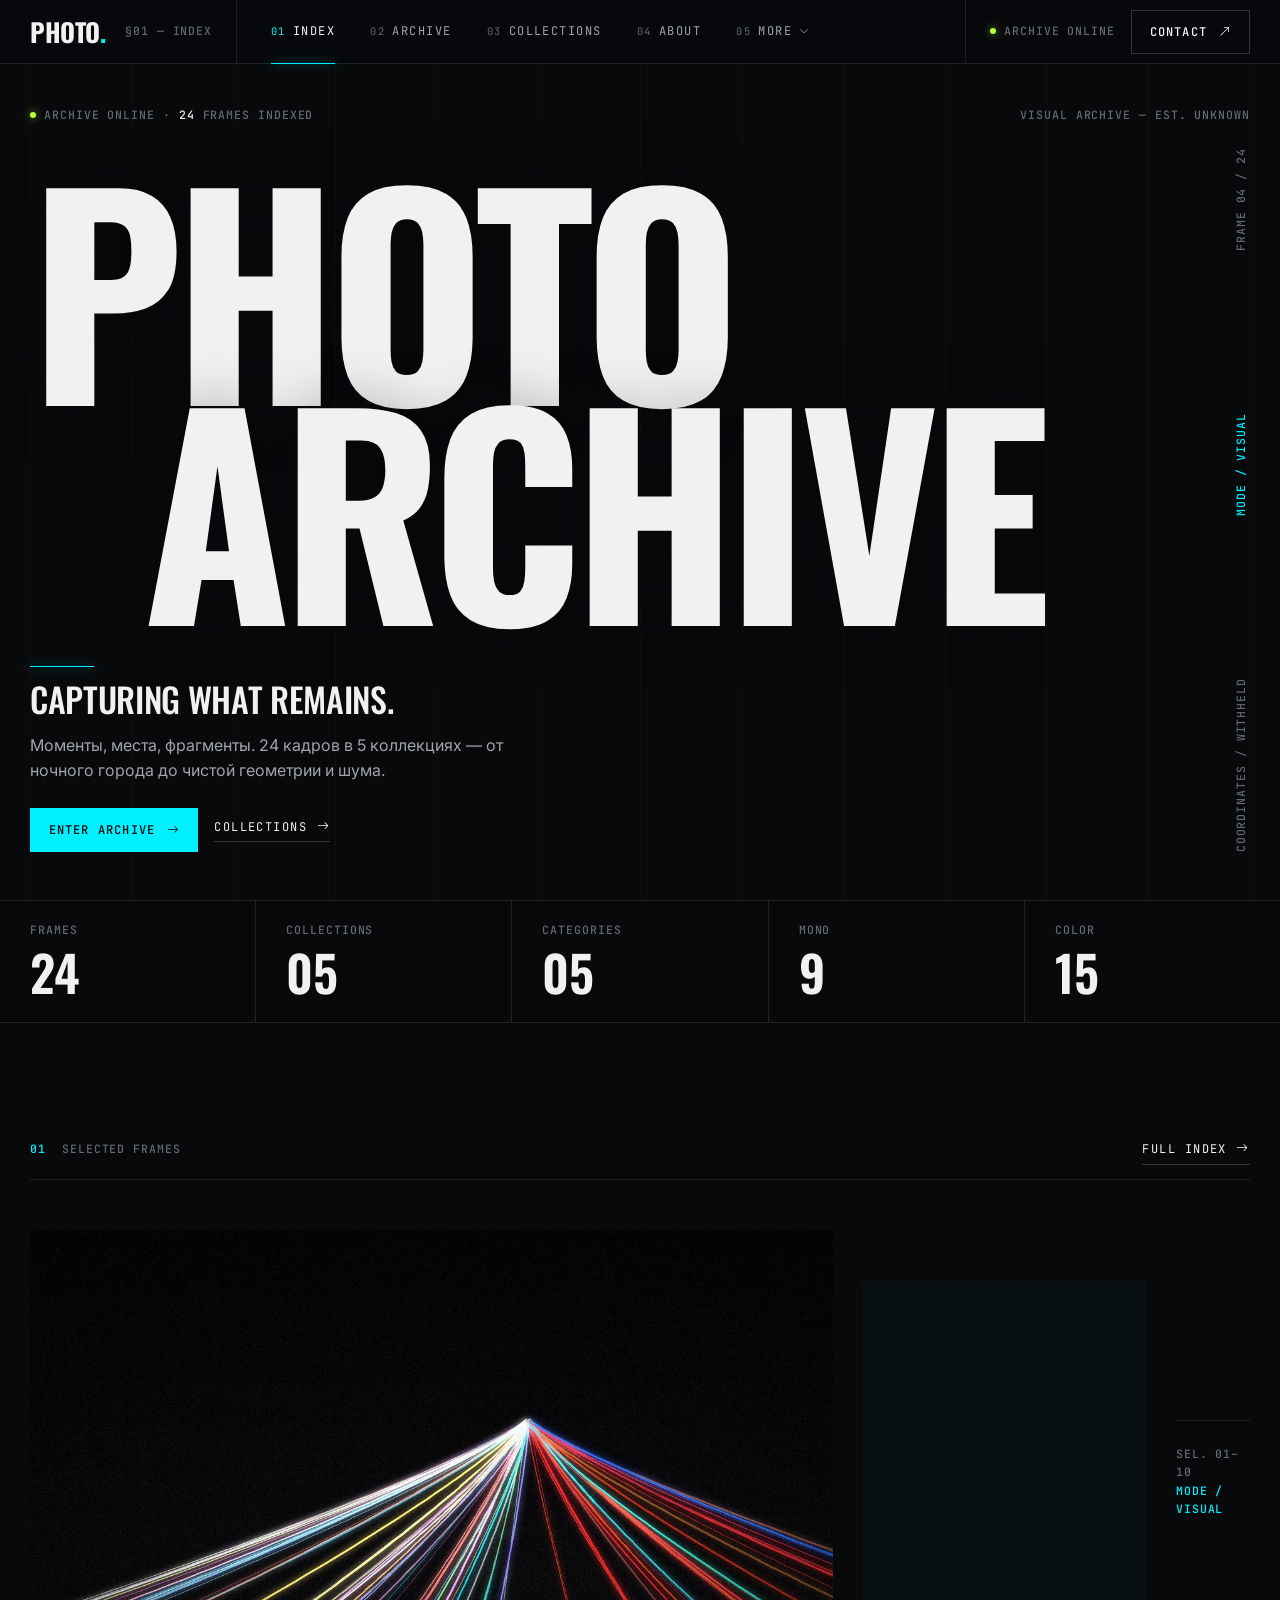
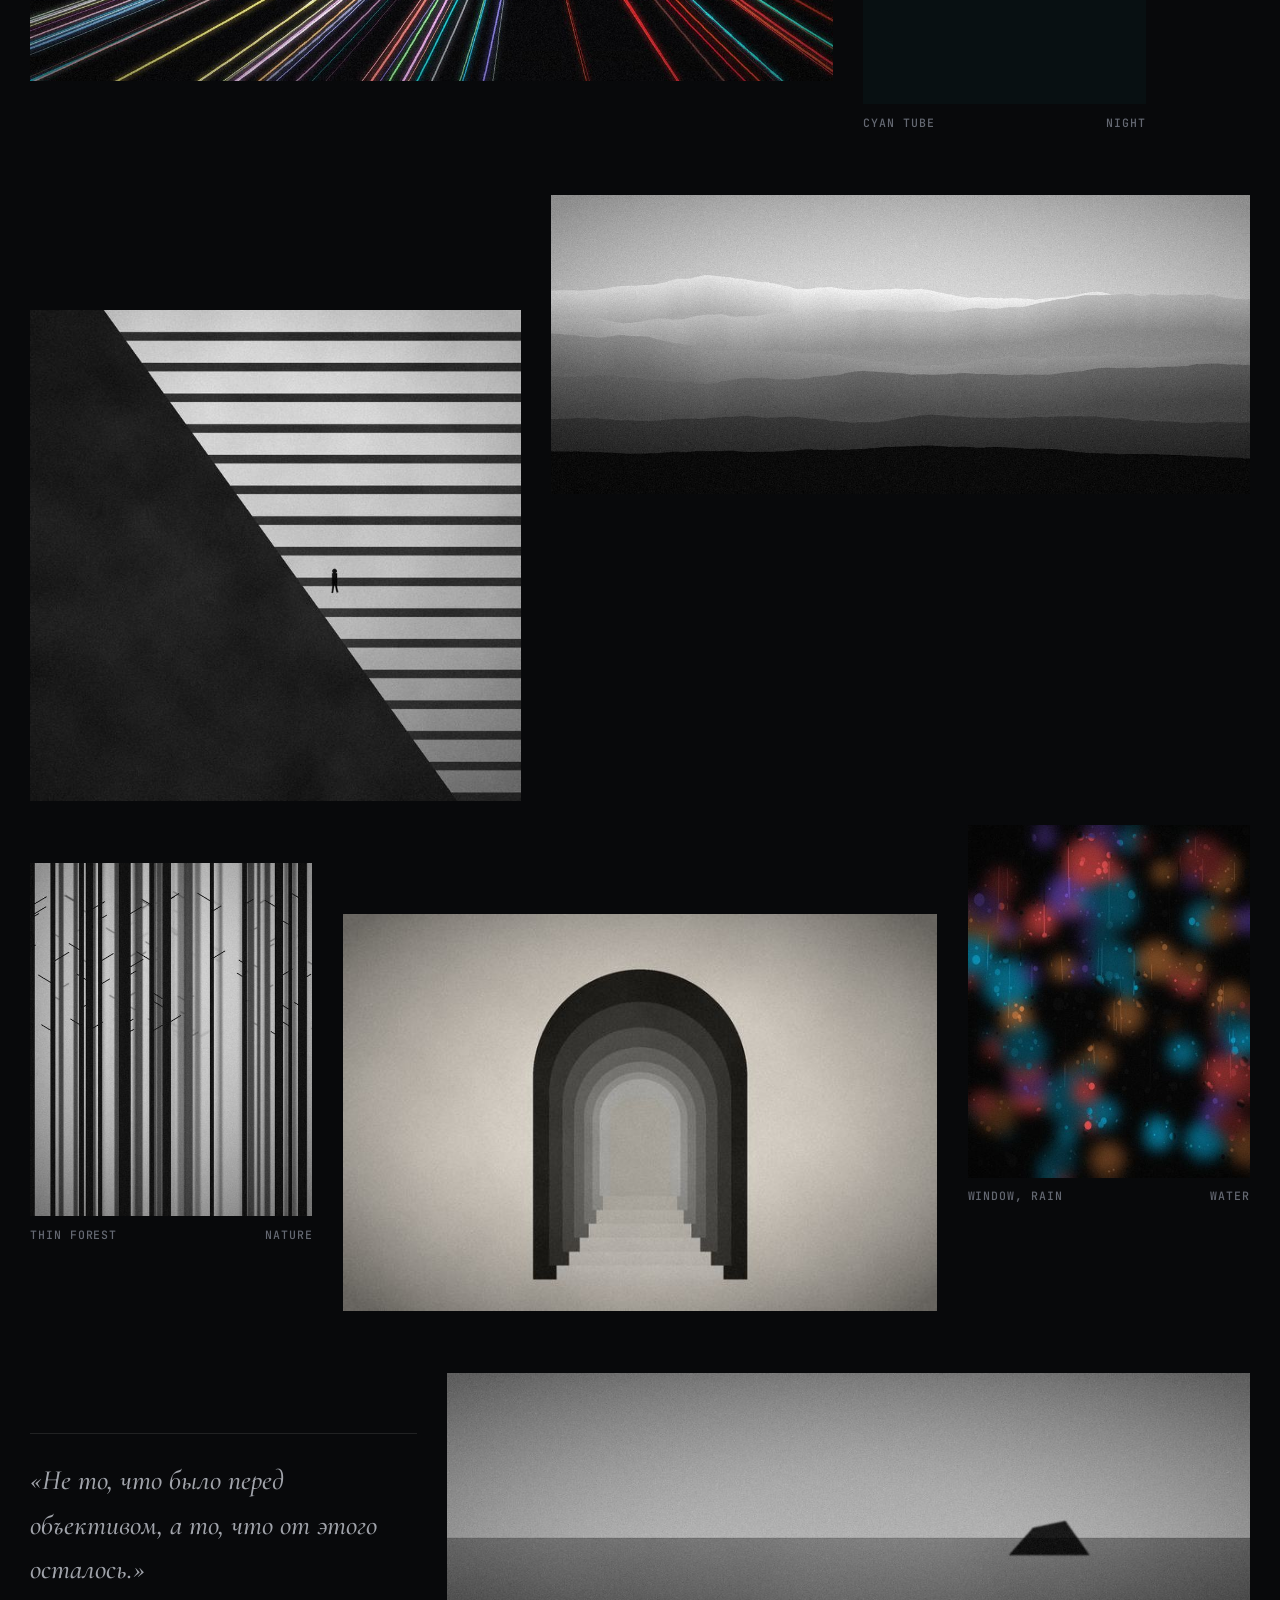
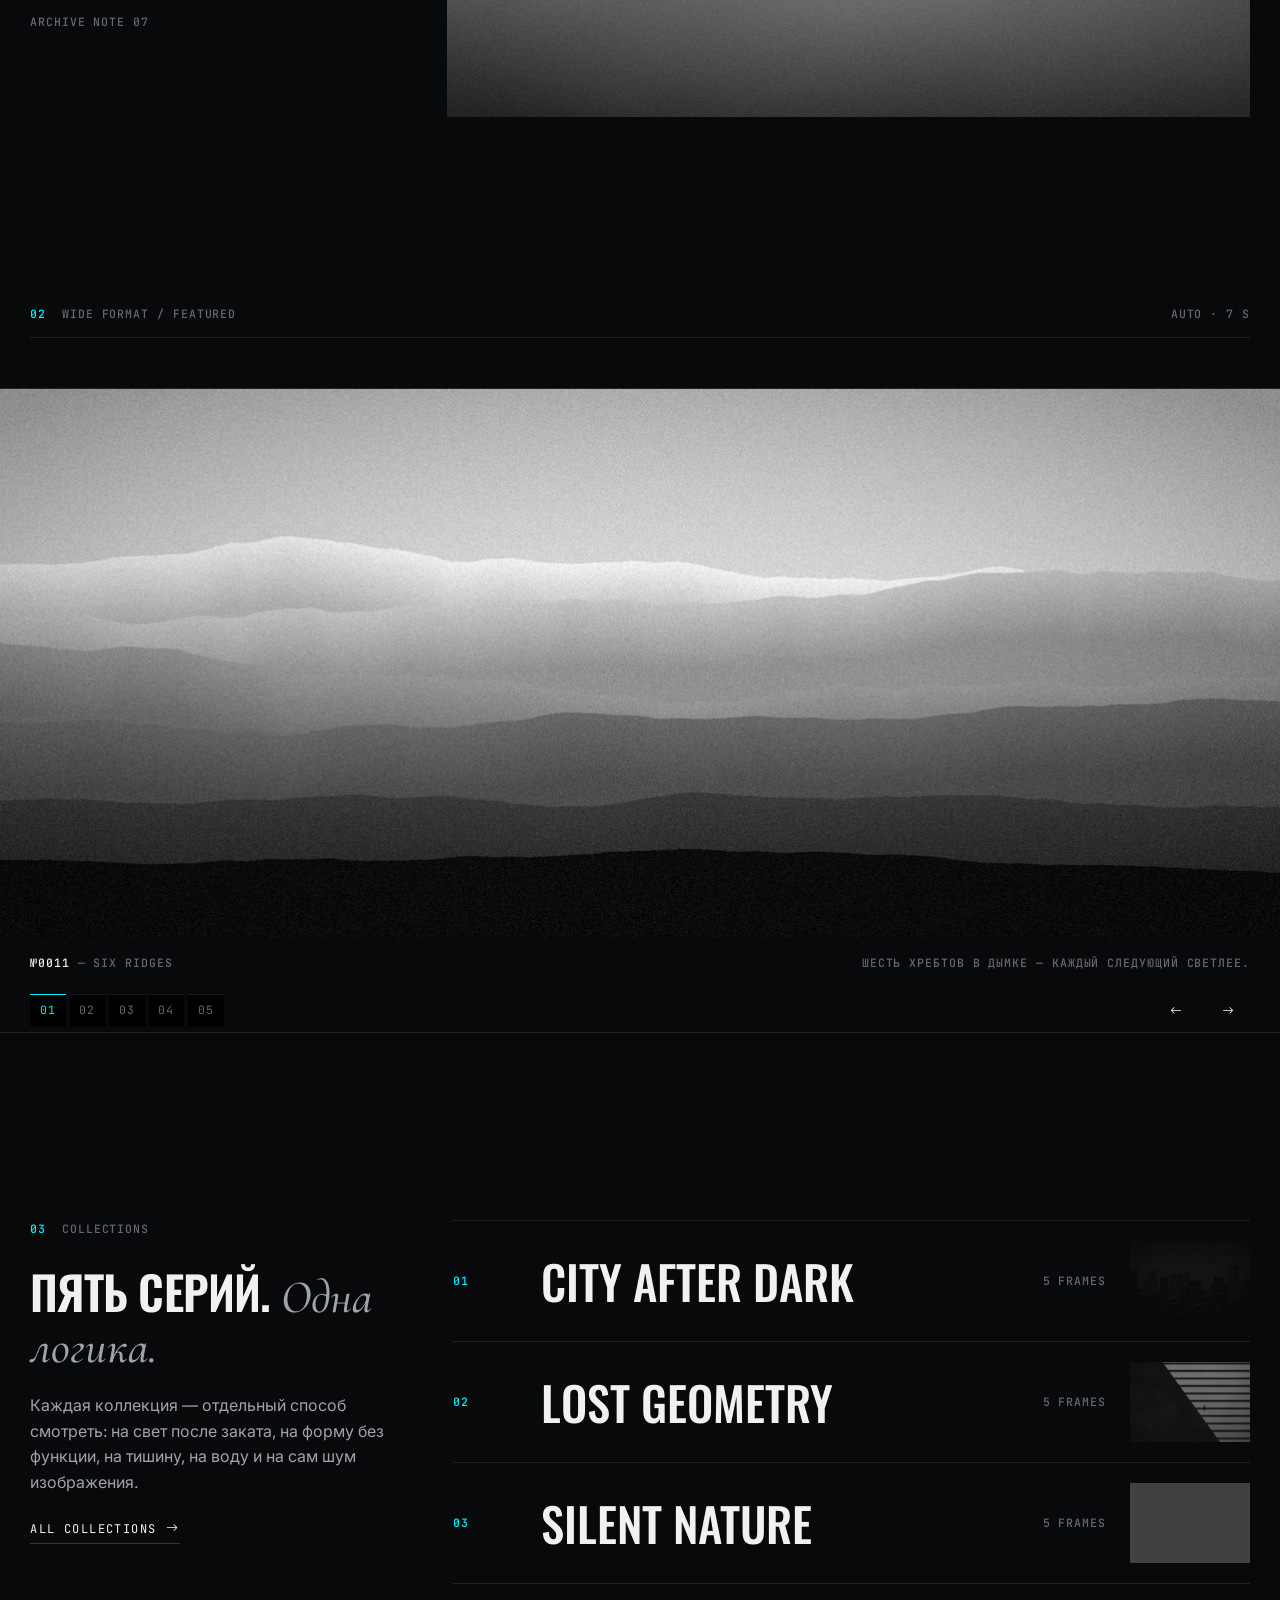
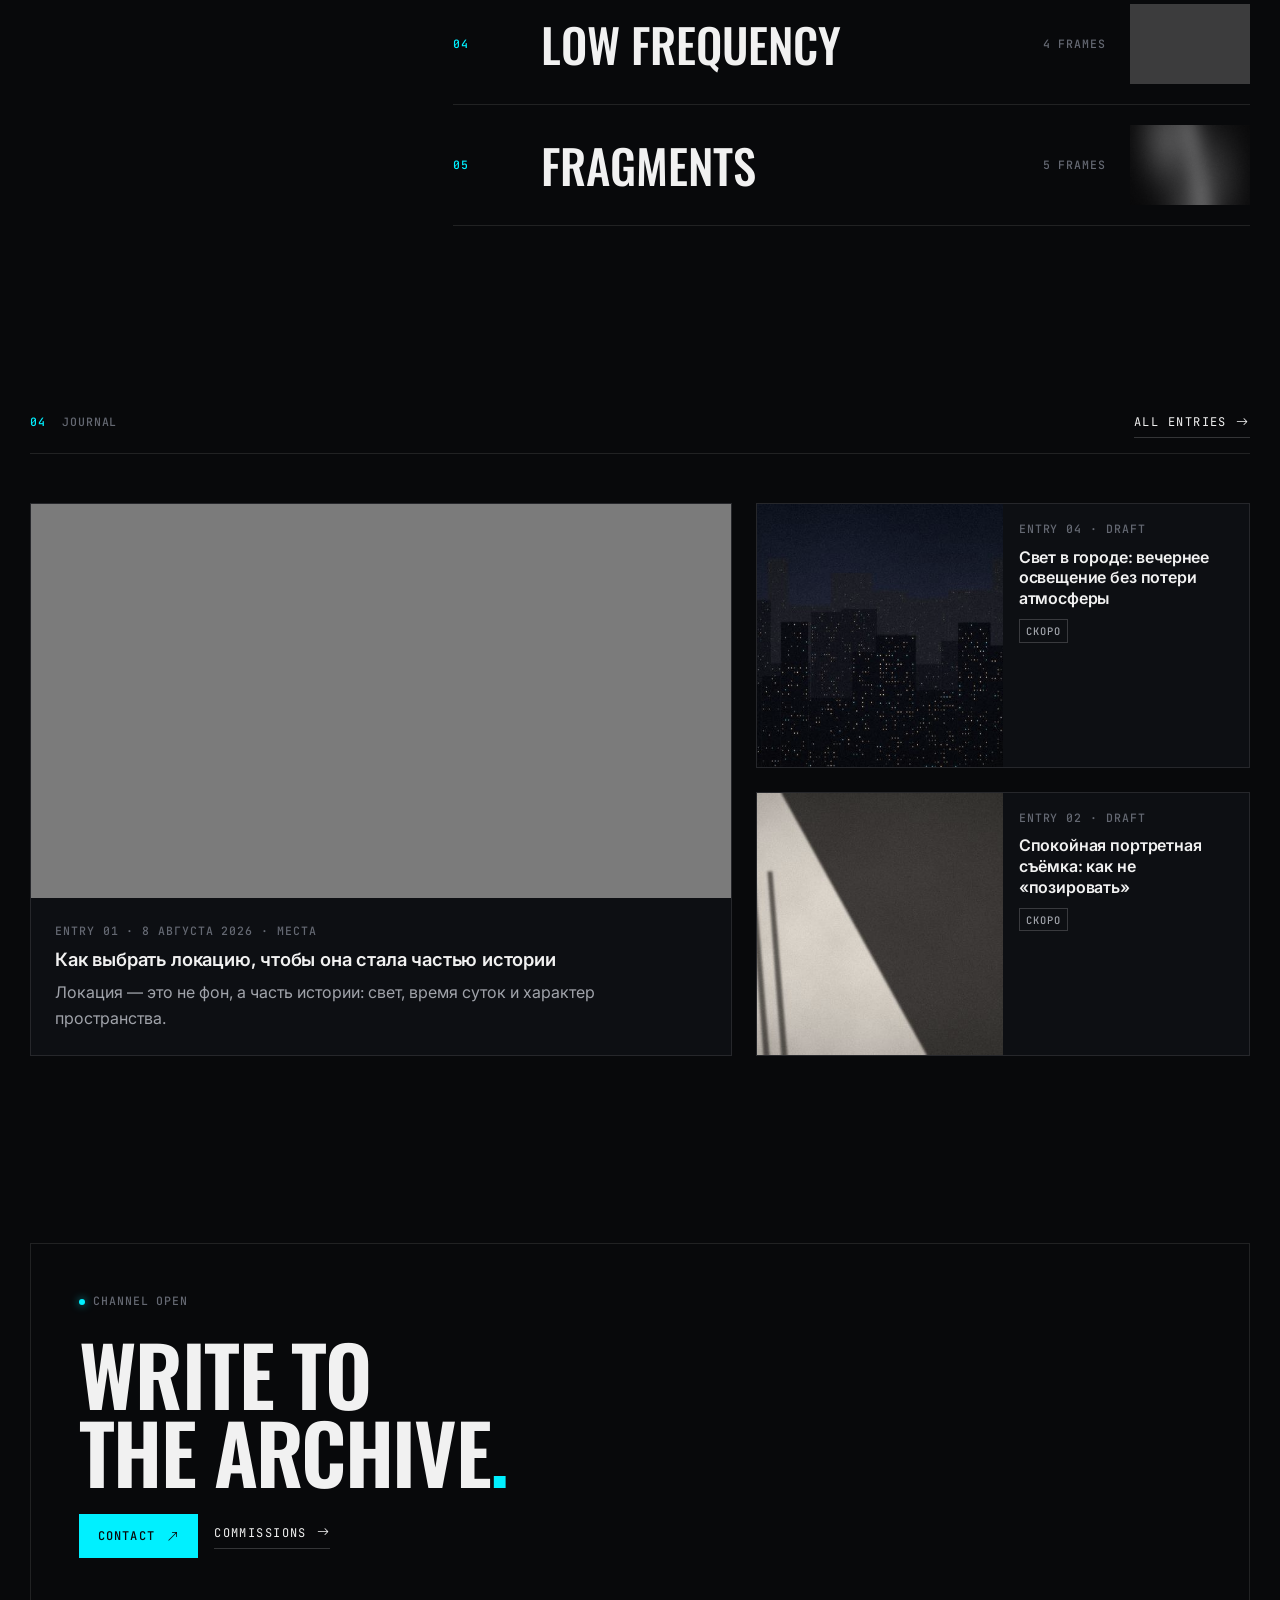
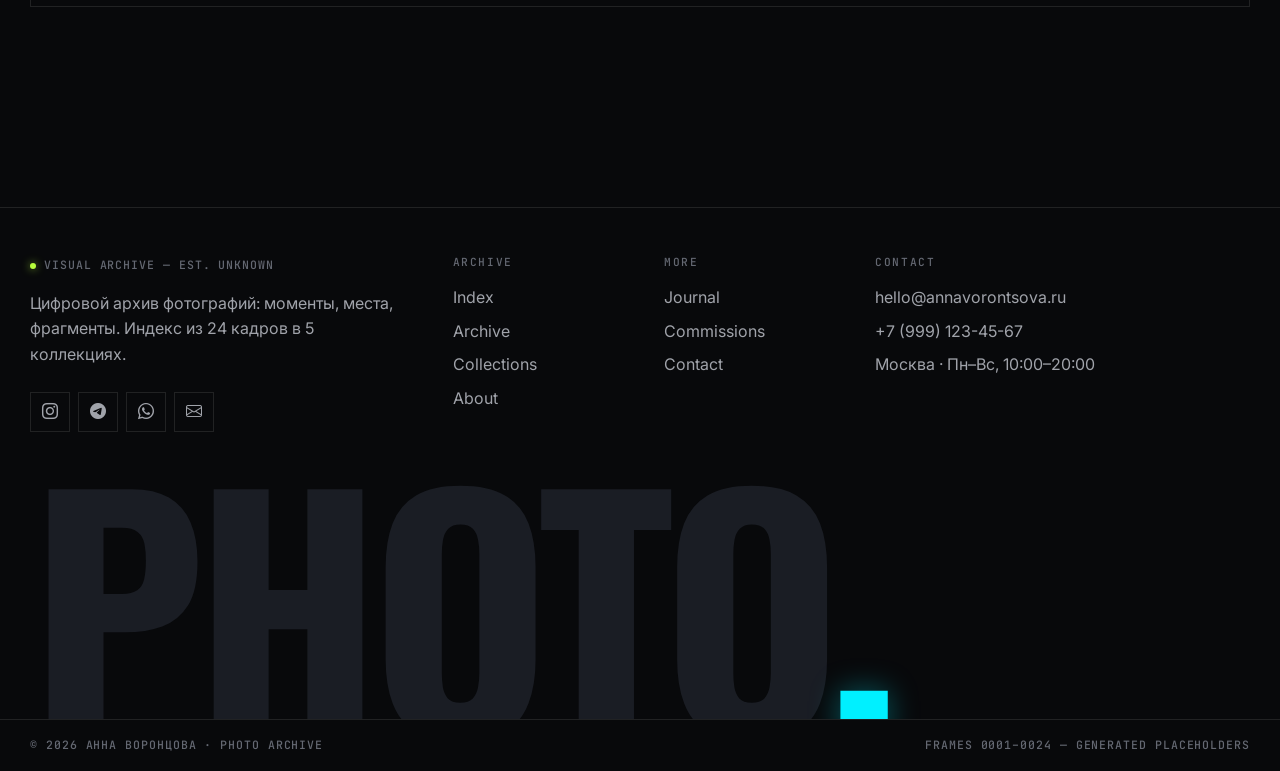
<file: site/index.html>
<!DOCTYPE html>
<html lang="ru" data-bs-theme="dark">
<head>
  <meta charset="UTF-8">
  <meta name="viewport" content="width=device-width, initial-scale=1">
  <meta name="description" content="PHOTO. — цифровой архив фотографий: моменты, места, фрагменты. Город после заката, архитектура, тишина природы, вода и абстракция.">
  <meta name="theme-color" content="#08090b">
  <meta property="og:title" content="Index — PHOTO. Visual Archive">
  <meta property="og:description" content="PHOTO. — цифровой архив фотографий: моменты, места, фрагменты. Город после заката, архитектура, тишина природы, вода и абстракция.">
  <meta property="og:type" content="website">
  <meta property="og:image" content="images/archive/0004-1280.jpg">
  <title>Index — PHOTO. Visual Archive</title>
  <link rel="icon" href="images/favicon.svg" type="image/svg+xml">
  <link rel="preconnect" href="https://fonts.googleapis.com">
  <link rel="preconnect" href="https://fonts.gstatic.com" crossorigin>
  <link rel="stylesheet" href="https://fonts.googleapis.com/css2?family=Cormorant+Garamond:ital,wght@1,500&family=Inter:wght@400;500;600&family=JetBrains+Mono:wght@400;500&family=Oswald:wght@500;600;700&display=swap">
  <link rel="stylesheet" href="https://cdn.jsdelivr.net/npm/bootstrap@5.3.3/dist/css/bootstrap.min.css" integrity="sha384-QWTKZyjpPEjISv5WaRU9OFeRpok6YctnYmDr5pNlyT2bRjXh0JMhjY6hW+ALEwIH" crossorigin="anonymous">
  <link rel="stylesheet" href="https://cdn.jsdelivr.net/npm/bootstrap-icons@1.11.3/font/bootstrap-icons.min.css">
  <link rel="stylesheet" href="css/styles.css">
  <link rel="stylesheet" href="css/layout.css">
  <link rel="stylesheet" href="css/gallery.css">
  <link rel="stylesheet" href="css/components.css">
  <link rel="stylesheet" href="css/responsive.css">
  <script>document.documentElement.classList.add('js');</script>
</head>
<body data-page="index">
  <a class="visually-hidden-focusable" href="#main">К содержанию</a>
  <div class="grid-lines" aria-hidden="true"></div>

  <header class="px-header">
    <nav class="navbar navbar-expand-lg h-100" aria-label="Основная навигация">
      <div class="container-px">
        <div class="zone zone-brand">
          <a class="px-logo" href="index.html" aria-label="PHOTO. — на главную">PHOTO<span class="dot">.</span></a>
          <span class="meta">§01 — Index</span>
        </div>
        <button class="btn btn-ghost menu-toggle d-lg-none ms-auto" type="button" data-bs-toggle="offcanvas" data-bs-target="#siteMenu" aria-controls="siteMenu">Menu <span class="text-cyan">+</span></button>
        <div class="offcanvas offcanvas-end px-offcanvas" tabindex="-1" id="siteMenu" aria-labelledby="siteMenuLabel">
          <div class="offcanvas-header">
            <a class="px-logo" href="index.html" id="siteMenuLabel">PHOTO<span class="dot">.</span></a>
            <button type="button" class="btn btn-ghost menu-toggle" data-bs-dismiss="offcanvas" aria-label="Закрыть меню">Close <span class="text-cyan">×</span></button>
          </div>
          <div class="offcanvas-body p-lg-0 d-lg-flex flex-lg-row align-items-lg-stretch flex-grow-1">
            <ul class="navbar-nav px-nav ps-lg-3 me-lg-auto">
              <li class="nav-item"><a class="nav-link active" href="index.html" aria-current="page"><span class="n">01</span>Index</a></li>
              <li class="nav-item"><a class="nav-link" href="portfolio.html"><span class="n">02</span>Archive</a></li>
              <li class="nav-item"><a class="nav-link" href="collections.html"><span class="n">03</span>Collections</a></li>
              <li class="nav-item"><a class="nav-link" href="about.html"><span class="n">04</span>About</a></li>
              <li class="nav-item dropdown"><a class="nav-link dropdown-toggle" href="#" role="button" data-bs-toggle="dropdown" aria-expanded="false"><span class="n">05</span>More <i class="bi bi-chevron-down" aria-hidden="true"></i></a><ul class="dropdown-menu"><li><h2 class="dropdown-header">Также в архиве</h2></li><li><a class="dropdown-item" href="blog.html">Journal <span class="meta">Записи</span></a></li><li><a class="dropdown-item" href="services.html">Commissions <span class="meta">Съёмки на заказ</span></a></li></ul></li>
            </ul>
            <div class="zone zone-status">
              <span class="meta d-flex align-items-center gap-2" tabindex="0" data-bs-toggle="tooltip" data-bs-placement="bottom" data-bs-title="24 кадров · 5 коллекций · индекс обновлён при сборке"><span class="status-dot"></span>Archive online</span>
              <a class="btn btn-px" href="contact.html">Contact <i class="bi bi-arrow-up-right ms-1" aria-hidden="true"></i></a>
            </div>
          </div>
        </div>
      </div>
    </nav>
  </header>

  <main id="main">
<!-- ===== HERO ===== -->
    <section class="hero container-px" aria-labelledby="heroWord">
      <div class="hero-grid">
        <div class="hero-top">
          <p class="meta mb-0"><span class="status-dot me-2"></span>Archive online · <b>24</b> frames indexed</p>
          <p class="meta mb-0 text-end">Visual archive — est. unknown</p>
        </div>

        <h1 class="display-word hero-word" id="heroWord" data-fit>
          <span class="line">Photo</span>
          <span class="line offset">Archive</span>
        </h1>

        <div class="hero-photo reveal-clip">
          <figure>
            <button type="button" class="tile frame-fill d-block h-100" data-photo="0004" aria-label="Открыть кадр 0004: CYAN TUBE">
              <div class="frame " style="--ar: 1333 / 2000; --ph: #081012"><img src="images/archive/0004-1280.jpg" srcset="images/archive/0004-640.jpg 427w, images/archive/0004-1280.jpg 853w, images/archive/0004-2000.jpg 1333w" sizes="(min-width: 992px) 40vw, 80vw" width="1333" height="2000" alt="Неоновый знак под дождём и его отражение на мокром асфальте." loading="eager" fetchpriority="high" decoding="async"></div>
            </button>
            <figcaption class="meta">Visual record 0004 · CYAN TUBE · NIGHT</figcaption>
          </figure>
        </div>

        <div class="hero-copy">
          <span class="cyan-rule mb-3"></span>
          <p class="tagline mb-3">Capturing what remains.</p>
          <p class="text-2 mb-4">Моменты, места, фрагменты. 24 кадров в 5 коллекциях — от ночного города до чистой геометрии и шума.</p>
          <div class="d-flex flex-wrap gap-3 align-items-center">
            <a class="btn btn-cyan" href="portfolio.html">Enter archive <i class="bi bi-arrow-right ms-1" aria-hidden="true"></i></a>
            <a class="link-arrow" href="collections.html">Collections <i class="bi bi-arrow-right" aria-hidden="true"></i></a>
          </div>
        </div>

        <aside class="hero-side" aria-hidden="true">
          <span class="meta v-meta">Frame 04 / 24</span>
          <span class="meta v-meta text-cyan">Mode / visual</span>
          <span class="meta v-meta">Coordinates / withheld</span>
        </aside>
      </div>
    </section>

    <!-- ===== INDEX NUMBERS ===== -->
    <section aria-label="Состав архива">
      <div class="stats-strip">
        <div class="container-px px-0">
          <div class="row g-0">
            <div class="col-6 col-lg cell"><span class="meta d-block mb-2">Frames</span><span class="val">24</span></div>
            <div class="col-6 col-lg cell"><span class="meta d-block mb-2">Collections</span><span class="val">05</span></div>
            <div class="col-6 col-lg cell"><span class="meta d-block mb-2">Categories</span><span class="val">05</span></div>
            <div class="col-6 col-lg cell"><span class="meta d-block mb-2">Mono</span><span class="val">9</span></div>
            <div class="col-12 col-lg cell"><span class="meta d-block mb-2">Color</span><span class="val">15</span></div>
          </div>
        </div>
      </div>
    </section>

    <!-- ===== SELECTED FRAMES ===== -->
    <section class="px-section container-px" aria-labelledby="selTitle">
      <div class="section-index">
        <span class="meta num">01</span>
        <h2 class="meta mb-0 text-uppercase" id="selTitle">Selected frames</h2>
        <span class="line"></span>
        <a class="link-arrow" href="portfolio.html">Full index <i class="bi bi-arrow-right" aria-hidden="true"></i></a>
      </div>

      <div class="bgrid" data-sequence>
        <div class="reveal sp-8 sp-md-6 sp-sm-2"><button type="button" class="tile " data-photo="0002" aria-label="Открыть кадр 0002: VECTOR / A-12"><div class="frame " style="--ar: 2000 / 1125; --ph: #1a1618"><img src="images/archive/0002-1280.jpg" srcset="images/archive/0002-640.jpg 640w, images/archive/0002-1280.jpg 1280w, images/archive/0002-2000.jpg 2000w" sizes="(min-width: 992px) 66vw, 100vw" width="2000" height="1125" alt="Длинная выдержка: трасса превращается в линии красного и белого света." loading="lazy" decoding="async"></div><span class="tile-id meta">№0002</span><span class="tile-cap"><span class="t">VECTOR / A-12</span><span class="meta">NIGHT · 16:9 · COLOR</span></span></button></div>
        <div class="reveal push-1 sp-3 sp-md-3 sp-sm-1"><button type="button" class="tile tile--side" data-photo="0004" aria-label="Открыть кадр 0004: CYAN TUBE"><div class="frame " style="--ar: 1333 / 2000; --ph: #081012"><img src="images/archive/0004-1280.jpg" srcset="images/archive/0004-640.jpg 427w, images/archive/0004-1280.jpg 853w, images/archive/0004-2000.jpg 1333w" sizes="(min-width: 992px) 25vw, 50vw" width="1333" height="2000" alt="Неоновый знак под дождём и его отражение на мокром асфальте." loading="lazy" decoding="async"></div><span class="tile-id meta">№0004</span><span class="tile-cap"><span class="t">CYAN TUBE</span><span class="meta">NIGHT · 2:3 · COLOR</span></span><span class="tile-under"><span class="meta">CYAN TUBE</span><span class="meta">NIGHT</span></span></button></div>
        <p class="grid-note reveal mb-0 sp-1 sp-md-3 sp-sm-1"><span class="meta d-block">Sel. 01–10</span><span class="meta d-block text-cyan">Mode / visual</span></p>
        <div class="reveal push-2 sp-5 sp-md-3 sp-sm-1"><button type="button" class="tile tile--quiet" data-photo="0007" aria-label="Открыть кадр 0007: DESCENT"><div class="frame " style="--ar: 2000 / 2000; --ph: #575757"><img src="images/archive/0007-1280.jpg" srcset="images/archive/0007-640.jpg 640w, images/archive/0007-1280.jpg 1280w, images/archive/0007-2000.jpg 2000w" sizes="(min-width: 992px) 42vw, 50vw" width="2000" height="2000" alt="Лестница, одинокая фигура и диагональ, которая держит весь кадр." loading="lazy" decoding="async"></div><span class="tile-id meta">№0007</span><span class="tile-cap"><span class="t">DESCENT</span><span class="meta">ARCHITECTURE · 1:1 · MONO</span></span></button></div>
        <div class="reveal sp-7 sp-md-6 sp-sm-2"><button type="button" class="tile " data-photo="0011" aria-label="Открыть кадр 0011: SIX RIDGES"><div class="frame " style="--ar: 2000 / 857; --ph: #7b7b7b"><img src="images/archive/0011-1280.jpg" srcset="images/archive/0011-640.jpg 640w, images/archive/0011-1280.jpg 1280w, images/archive/0011-2000.jpg 2000w" sizes="(min-width: 992px) 58vw, 100vw" width="2000" height="857" alt="Шесть хребтов в дымке — каждый следующий светлее." loading="lazy" decoding="async"></div><span class="tile-id meta">№0011</span><span class="tile-cap"><span class="t">SIX RIDGES</span><span class="meta">NATURE · 21:9 · MONO</span></span></button></div>
        <div class="reveal sp-3 sp-md-2 sp-sm-1"><button type="button" class="tile tile--side" data-photo="0013" aria-label="Открыть кадр 0013: THIN FOREST"><div class="frame " style="--ar: 1600 / 2000; --ph: #676767"><img src="images/archive/0013-1280.jpg" srcset="images/archive/0013-640.jpg 512w, images/archive/0013-1280.jpg 1024w, images/archive/0013-2000.jpg 1600w" sizes="(min-width: 992px) 25vw, 50vw" width="1600" height="2000" alt="Лес в тумане: стволы теряют плотность по мере удаления." loading="lazy" decoding="async"></div><span class="tile-id meta">№0013</span><span class="tile-cap"><span class="t">THIN FOREST</span><span class="meta">NATURE · 4:5 · MONO</span></span><span class="tile-under"><span class="meta">THIN FOREST</span><span class="meta">NATURE</span></span></button></div>
        <div class="reveal push-1 sp-6 sp-md-4 sp-sm-2"><button type="button" class="tile " data-photo="0009" aria-label="Открыть кадр 0009: SEVEN PORTALS"><div class="frame " style="--ar: 2000 / 1333; --ph: #97928a"><img src="images/archive/0009-1280.jpg" srcset="images/archive/0009-640.jpg 640w, images/archive/0009-1280.jpg 1280w, images/archive/0009-2000.jpg 2000w" sizes="(min-width: 992px) 50vw, 100vw" width="2000" height="1333" alt="Семь арок уходят вглубь, каждая на тон темнее предыдущей." loading="lazy" decoding="async"></div><span class="tile-id meta">№0009</span><span class="tile-cap"><span class="t">SEVEN PORTALS</span><span class="meta">ARCHITECTURE · 3:2 · COLOR</span></span></button></div>
        <div class="reveal pull-1 sp-3 sp-md-3 sp-sm-1"><button type="button" class="tile tile--side" data-photo="0019" aria-label="Открыть кадр 0019: WINDOW, RAIN"><div class="frame " style="--ar: 1600 / 2000; --ph: #222024"><img src="images/archive/0019-1280.jpg" srcset="images/archive/0019-640.jpg 512w, images/archive/0019-1280.jpg 1024w, images/archive/0019-2000.jpg 1600w" sizes="(min-width: 992px) 25vw, 50vw" width="1600" height="2000" alt="Капли на стекле, за ним — размытые огни." loading="lazy" decoding="async"></div><span class="tile-id meta">№0019</span><span class="tile-cap"><span class="t">WINDOW, RAIN</span><span class="meta">WATER · 4:5 · COLOR</span></span><span class="tile-under"><span class="meta">WINDOW, RAIN</span><span class="meta">WATER</span></span></button></div>
        <div class="grid-note reveal sp-4 sp-md-3 sp-sm-2">
          <p class="serif-accent fs-3 text-2 mb-3">«Не то, что было перед объективом, а то, что от этого осталось.»</p>
          <span class="meta">Archive note 07</span>
        </div>
        <div class="reveal sp-8 sp-md-6 sp-sm-2"><button type="button" class="tile " data-photo="0016" aria-label="Открыть кадр 0016: HORIZON 0.48"><div class="frame " style="--ar: 2000 / 857; --ph: #707070"><img src="images/archive/0016-1280.jpg" srcset="images/archive/0016-640.jpg 640w, images/archive/0016-1280.jpg 1280w, images/archive/0016-2000.jpg 2000w" sizes="(min-width: 992px) 66vw, 100vw" width="2000" height="857" alt="Длинная выдержка стирает волны. Остаются горизонт и камень." loading="lazy" decoding="async"></div><span class="tile-id meta">№0016</span><span class="tile-cap"><span class="t">HORIZON 0.48</span><span class="meta">WATER · 21:9 · MONO</span></span></button></div>
      </div>
    </section>

    <!-- ===== PANORAMA CAROUSEL ===== -->
    <section class="px-section-sm" aria-labelledby="panoTitle">
      <div class="container-px">
        <div class="section-index">
          <span class="meta num">02</span>
          <h2 class="meta mb-0 text-uppercase" id="panoTitle">Wide format / featured</h2>
          <span class="line"></span>
          <span class="meta d-none d-sm-inline">Auto · 7 s</span>
        </div>
      </div>
      <div id="panoCarousel" class="carousel slide carousel-fade pano" data-bs-ride="carousel" data-bs-interval="7000" aria-label="Широкоформатные кадры">
        <div class="carousel-inner">
          <div class="carousel-item active">
            <button type="button" class="tile " data-photo="0011" aria-label="Открыть кадр 0011: SIX RIDGES"><div class="frame " style="--ar: 2000 / 857; --ph: #7b7b7b"><img src="images/archive/0011-1280.jpg" srcset="images/archive/0011-640.jpg 640w, images/archive/0011-1280.jpg 1280w, images/archive/0011-2000.jpg 2000w" sizes="100vw" width="2000" height="857" alt="Шесть хребтов в дымке — каждый следующий светлее." loading="lazy" decoding="async"></div><span class="tile-id meta">№0011</span><span class="tile-cap"><span class="t">SIX RIDGES</span><span class="meta">NATURE · 21:9 · MONO</span></span></button>
            <div class="container-px"><div class="carousel-caption"><span class="meta"><b>№0011</b> — SIX RIDGES</span><span class="meta d-none d-md-inline">Шесть хребтов в дымке — каждый следующий светлее.</span></div></div>
          </div>
          <div class="carousel-item">
            <button type="button" class="tile " data-photo="0016" aria-label="Открыть кадр 0016: HORIZON 0.48"><div class="frame " style="--ar: 2000 / 857; --ph: #707070"><img src="images/archive/0016-1280.jpg" srcset="images/archive/0016-640.jpg 640w, images/archive/0016-1280.jpg 1280w, images/archive/0016-2000.jpg 2000w" sizes="100vw" width="2000" height="857" alt="Длинная выдержка стирает волны. Остаются горизонт и камень." loading="lazy" decoding="async"></div><span class="tile-id meta">№0016</span><span class="tile-cap"><span class="t">HORIZON 0.48</span><span class="meta">WATER · 21:9 · MONO</span></span></button>
            <div class="container-px"><div class="carousel-caption"><span class="meta"><b>№0016</b> — HORIZON 0.48</span><span class="meta d-none d-md-inline">Длинная выдержка стирает волны. Остаются горизонт и камень.</span></div></div>
          </div>
          <div class="carousel-item">
            <button type="button" class="tile " data-photo="0002" aria-label="Открыть кадр 0002: VECTOR / A-12"><div class="frame " style="--ar: 2000 / 1125; --ph: #1a1618"><img src="images/archive/0002-1280.jpg" srcset="images/archive/0002-640.jpg 640w, images/archive/0002-1280.jpg 1280w, images/archive/0002-2000.jpg 2000w" sizes="100vw" width="2000" height="1125" alt="Длинная выдержка: трасса превращается в линии красного и белого света." loading="lazy" decoding="async"></div><span class="tile-id meta">№0002</span><span class="tile-cap"><span class="t">VECTOR / A-12</span><span class="meta">NIGHT · 16:9 · COLOR</span></span></button>
            <div class="container-px"><div class="carousel-caption"><span class="meta"><b>№0002</b> — VECTOR / A-12</span><span class="meta d-none d-md-inline">Длинная выдержка: трасса превращается в линии красного и белого света.</span></div></div>
          </div>
          <div class="carousel-item">
            <button type="button" class="tile " data-photo="0015" aria-label="Открыть кадр 0015: POLAR NOISE"><div class="frame " style="--ar: 2000 / 1125; --ph: #0b131d"><img src="images/archive/0015-1280.jpg" srcset="images/archive/0015-640.jpg 640w, images/archive/0015-1280.jpg 1280w, images/archive/0015-2000.jpg 2000w" sizes="100vw" width="2000" height="1125" alt="Полярное сияние над чёрной линией гор." loading="lazy" decoding="async"></div><span class="tile-id meta">№0015</span><span class="tile-cap"><span class="t">POLAR NOISE</span><span class="meta">NATURE · 16:9 · COLOR</span></span></button>
            <div class="container-px"><div class="carousel-caption"><span class="meta"><b>№0015</b> — POLAR NOISE</span><span class="meta d-none d-md-inline">Полярное сияние над чёрной линией гор.</span></div></div>
          </div>
          <div class="carousel-item">
            <button type="button" class="tile " data-photo="0022" aria-label="Открыть кадр 0022: CARRIER LOST"><div class="frame " style="--ar: 2000 / 1125; --ph: #102832"><img src="images/archive/0022-1280.jpg" srcset="images/archive/0022-640.jpg 640w, images/archive/0022-1280.jpg 1280w, images/archive/0022-2000.jpg 2000w" sizes="100vw" width="2000" height="1125" alt="Потерянный сигнал: строки сдвигаются и рвутся." loading="lazy" decoding="async"></div><span class="tile-id meta">№0022</span><span class="tile-cap"><span class="t">CARRIER LOST</span><span class="meta">ABSTRACT · 16:9 · COLOR</span></span></button>
            <div class="container-px"><div class="carousel-caption"><span class="meta"><b>№0022</b> — CARRIER LOST</span><span class="meta d-none d-md-inline">Потерянный сигнал: строки сдвигаются и рвутся.</span></div></div>
          </div>
        </div>
        <div class="container-px d-flex justify-content-between align-items-center pt-3">
          <div class="carousel-indicators pano-indicators">
            <button type="button" data-bs-target="#panoCarousel" data-bs-slide-to="0" class="active" aria-current="true" aria-label="Кадр 1">01</button>
            <button type="button" data-bs-target="#panoCarousel" data-bs-slide-to="1" aria-label="Кадр 2">02</button>
            <button type="button" data-bs-target="#panoCarousel" data-bs-slide-to="2" aria-label="Кадр 3">03</button>
            <button type="button" data-bs-target="#panoCarousel" data-bs-slide-to="3" aria-label="Кадр 4">04</button>
            <button type="button" data-bs-target="#panoCarousel" data-bs-slide-to="4" aria-label="Кадр 5">05</button>
          </div>
          <div class="d-flex gap-2">
            <button class="carousel-control-prev btn btn-px btn-square" type="button" data-bs-target="#panoCarousel" data-bs-slide="prev"><i class="bi bi-arrow-left" aria-hidden="true"></i><span class="visually-hidden">Предыдущий</span></button>
            <button class="carousel-control-next btn btn-px btn-square" type="button" data-bs-target="#panoCarousel" data-bs-slide="next"><i class="bi bi-arrow-right" aria-hidden="true"></i><span class="visually-hidden">Следующий</span></button>
          </div>
        </div>
      </div>
    </section>

    <!-- ===== COLLECTIONS INDEX ===== -->
    <section class="px-section container-px" aria-labelledby="collTitle">
      <div class="row g-4 g-lg-5">
        <div class="col-lg-4">
          <div class="section-index border-0 mb-3">
            <span class="meta num">03</span>
            <h2 class="meta mb-0 text-uppercase" id="collTitle">Collections</h2>
          </div>
          <p class="display-6 mb-4">Пять серий. <span class="serif-accent text-2">Одна логика.</span></p>
          <p class="text-2">Каждая коллекция — отдельный способ смотреть: на свет после заката, на форму без функции, на тишину, на воду и на сам шум изображения.</p>
          <a class="link-arrow mt-2" href="collections.html">All collections <i class="bi bi-arrow-right" aria-hidden="true"></i></a>
        </div>
        <div class="col-lg-8">
          <ul class="coll-index">
            <li><a href="collections.html#after-dark">
              <span class="meta text-cyan">01</span>
              <span class="name">City After Dark</span>
              <span class="meta d-none d-sm-inline">5 FRAMES</span>
              <span class="peek"><div class="frame " style="--ar: 3 / 2; --ph: #101320"><img src="images/archive/0001-1280.jpg" srcset="images/archive/0001-640.jpg 640w, images/archive/0001-1280.jpg 1280w, images/archive/0001-2000.jpg 2000w" sizes="120px" width="2000" height="1333" alt="Окна, которые ещё не спят. Город после полуночи, собранный из сотен светящихся ячеек." loading="lazy" decoding="async"></div></span>
            </a></li>
            <li><a href="collections.html#lost-geometry">
              <span class="meta text-cyan">02</span>
              <span class="name">Lost Geometry</span>
              <span class="meta d-none d-sm-inline">5 FRAMES</span>
              <span class="peek"><div class="frame " style="--ar: 3 / 2; --ph: #575757"><img src="images/archive/0007-1280.jpg" srcset="images/archive/0007-640.jpg 640w, images/archive/0007-1280.jpg 1280w, images/archive/0007-2000.jpg 2000w" sizes="120px" width="2000" height="2000" alt="Лестница, одинокая фигура и диагональ, которая держит весь кадр." loading="lazy" decoding="async"></div></span>
            </a></li>
            <li><a href="collections.html#silent-nature">
              <span class="meta text-cyan">03</span>
              <span class="name">Silent Nature</span>
              <span class="meta d-none d-sm-inline">5 FRAMES</span>
              <span class="peek"><div class="frame " style="--ar: 3 / 2; --ph: #7b7b7b"><img src="images/archive/0011-1280.jpg" srcset="images/archive/0011-640.jpg 640w, images/archive/0011-1280.jpg 1280w, images/archive/0011-2000.jpg 2000w" sizes="120px" width="2000" height="857" alt="Шесть хребтов в дымке — каждый следующий светлее." loading="lazy" decoding="async"></div></span>
            </a></li>
            <li><a href="collections.html#low-frequency">
              <span class="meta text-cyan">04</span>
              <span class="name">Low Frequency</span>
              <span class="meta d-none d-sm-inline">4 FRAMES</span>
              <span class="peek"><div class="frame " style="--ar: 3 / 2; --ph: #707070"><img src="images/archive/0016-1280.jpg" srcset="images/archive/0016-640.jpg 640w, images/archive/0016-1280.jpg 1280w, images/archive/0016-2000.jpg 2000w" sizes="120px" width="2000" height="857" alt="Длинная выдержка стирает волны. Остаются горизонт и камень." loading="lazy" decoding="async"></div></span>
            </a></li>
            <li><a href="collections.html#fragments">
              <span class="meta text-cyan">05</span>
              <span class="name">Fragments</span>
              <span class="meta d-none d-sm-inline">5 FRAMES</span>
              <span class="peek"><div class="frame " style="--ar: 3 / 2; --ph: #3b4964"><img src="images/archive/0020-1280.jpg" srcset="images/archive/0020-640.jpg 512w, images/archive/0020-1280.jpg 1024w, images/archive/0020-2000.jpg 1600w" sizes="120px" width="1600" height="2000" alt="Засветка плёнки: cyan, фиолетовый и тёплый край." loading="lazy" decoding="async"></div></span>
            </a></li>
          </ul>
        </div>
      </div>
    </section>

    <!-- ===== JOURNAL ===== -->
    <section class="px-section-sm container-px" aria-labelledby="jTitle">
      <div class="section-index">
        <span class="meta num">04</span>
        <h2 class="meta mb-0 text-uppercase" id="jTitle">Journal</h2>
        <span class="line"></span>
        <a class="link-arrow" href="blog.html">All entries <i class="bi bi-arrow-right" aria-hidden="true"></i></a>
      </div>
      <div class="row g-3 g-lg-4">
        <div class="col-lg-7">
          <article class="card post-card post-feature">
            <div class="frame " style="--ar: 2000 / 857; --ph: #7b7b7b"><img src="images/archive/0011-1280.jpg" srcset="images/archive/0011-640.jpg 640w, images/archive/0011-1280.jpg 1280w, images/archive/0011-2000.jpg 2000w" sizes="(min-width: 992px) 55vw, 100vw" width="2000" height="857" alt="Шесть хребтов в дымке — каждый следующий светлее." loading="lazy" decoding="async"></div>
            <div class="card-body p-4">
              <p class="meta mb-2">Entry 01 · 8 августа 2026 · Места</p>
              <h3 class="card-title h4"><a class="stretched-link" href="blog-post.html">Как выбрать локацию, чтобы она стала частью истории</a></h3>
              <p class="mb-0">Локация — это не фон, а часть истории: свет, время суток и характер пространства.</p>
            </div>
          </article>
        </div>
        <div class="col-lg-5 d-flex flex-column gap-3 gap-lg-4">
          <article class="card post-card flex-row align-items-stretch">
            <div class="w-50 flex-shrink-0"><div class="frame " style="--ar: 2000 / 1333; --ph: #101320"><img src="images/archive/0001-1280.jpg" srcset="images/archive/0001-640.jpg 640w, images/archive/0001-1280.jpg 1280w, images/archive/0001-2000.jpg 2000w" sizes="(min-width: 992px) 20vw, 50vw" width="2000" height="1333" alt="Окна, которые ещё не спят. Город после полуночи, собранный из сотен светящихся ячеек." loading="lazy" decoding="async"></div></div>
            <div class="card-body">
              <p class="meta mb-2">Entry 04 · Draft</p>
              <h3 class="card-title fs-6">Свет в городе: вечернее освещение без потери атмосферы</h3>
              <span class="badge-px">Скоро</span>
            </div>
          </article>
          <article class="card post-card flex-row align-items-stretch">
            <div class="w-50 flex-shrink-0"><div class="frame " style="--ar: 2000 / 1333; --ph: #736d65"><img src="images/archive/0010-1280.jpg" srcset="images/archive/0010-640.jpg 640w, images/archive/0010-1280.jpg 1280w, images/archive/0010-2000.jpg 2000w" sizes="(min-width: 992px) 20vw, 50vw" width="2000" height="1333" alt="Полдень. Тень режет стену пополам." loading="lazy" decoding="async"></div></div>
            <div class="card-body">
              <p class="meta mb-2">Entry 02 · Draft</p>
              <h3 class="card-title fs-6">Спокойная портретная съёмка: как не «позировать»</h3>
              <span class="badge-px">Скоро</span>
            </div>
          </article>
        </div>
      </div>
    </section>

    <!-- ===== CONTACT CTA ===== -->
    <section class="px-section container-px" aria-labelledby="ctaTitle">
      <div class="border-px p-4 p-lg-5 position-relative">
        <p class="meta mb-4"><span class="status-dot is-cyan me-2"></span>Channel open</p>
        <h2 class="display-4 mb-4" id="ctaTitle">Write to<br>the archive<span class="text-cyan">.</span></h2>
        <div class="d-flex flex-wrap gap-3 align-items-center">
          <a class="btn btn-cyan" href="contact.html">Contact <i class="bi bi-arrow-up-right ms-1" aria-hidden="true"></i></a>
          <a class="link-arrow" href="services.html">Commissions <i class="bi bi-arrow-right" aria-hidden="true"></i></a>
        </div>
      </div>
    </section>
  </main>

  <footer class="px-footer">
    <div class="container-px pt-5">
      <div class="row g-4 g-lg-5">
        <div class="col-12 col-lg-4">
          <p class="meta mb-3"><span class="status-dot me-2"></span>Visual archive — est. unknown</p>
          <p class="text-2 mb-4">Цифровой архив фотографий: моменты, места, фрагменты. Индекс из 24 кадров в 5 коллекциях.</p>
          <div class="social d-flex gap-2">
            <a href="https://instagram.com/anna.vorontsova.photo" target="_blank" rel="noopener" aria-label="Instagram" data-bs-toggle="tooltip" data-bs-title="Instagram"><i class="bi bi-instagram" aria-hidden="true"></i></a>
            <a href="https://t.me/anna_vorontsova_photo" target="_blank" rel="noopener" aria-label="Telegram" data-bs-toggle="tooltip" data-bs-title="Telegram"><i class="bi bi-telegram" aria-hidden="true"></i></a>
            <a href="https://wa.me/79991234567" target="_blank" rel="noopener" aria-label="WhatsApp" data-bs-toggle="tooltip" data-bs-title="WhatsApp"><i class="bi bi-whatsapp" aria-hidden="true"></i></a>
            <a href="mailto:hello@annavorontsova.ru" aria-label="Email" data-bs-toggle="tooltip" data-bs-title="Email"><i class="bi bi-envelope" aria-hidden="true"></i></a>
          </div>
        </div>
        <div class="col-6 col-md-4 col-lg-2">
          <h2>Archive</h2>
          <ul>
            <li><a href="index.html">Index</a></li>
            <li><a href="portfolio.html">Archive</a></li>
            <li><a href="collections.html">Collections</a></li>
            <li><a href="about.html">About</a></li>
          </ul>
        </div>
        <div class="col-6 col-md-4 col-lg-2">
          <h2>More</h2>
          <ul>
            <li><a href="blog.html">Journal</a></li>
            <li><a href="services.html">Commissions</a></li>
            <li><a href="contact.html">Contact</a></li>
          </ul>
        </div>
        <div class="col-12 col-md-4 col-lg-4">
          <h2>Contact</h2>
          <ul>
            <li><a href="mailto:hello@annavorontsova.ru">hello@annavorontsova.ru</a></li>
            <li><a href="tel:+79991234567">+7 (999) 123-45-67</a></li>
            <li><span class="text-2">Москва · Пн–Вс, 10:00–20:00</span></li>
          </ul>
        </div>
      </div>
    </div>
    <div class="container-px overflow-hidden" aria-hidden="true">
      <p class="display-word footer-word mt-5 mb-0" data-fit>PHOTO<span class="dot">.</span></p>
    </div>
    <div class="footer-bottom">
      <div class="container-px py-3 d-flex flex-column flex-md-row justify-content-between gap-2">
        <span class="meta">© <span data-year>2026</span> Анна Воронцова · Photo archive</span>
        <span class="meta">Frames 0001–0024 — generated placeholders</span>
      </div>
    </div>
  </footer>

  <!-- Fullscreen photo viewer (Bootstrap modal) -->
  <div class="modal fade viewer" id="viewer" tabindex="-1" aria-labelledby="viewerTitle" aria-hidden="true">
    <div class="modal-dialog modal-fullscreen">
      <div class="modal-content">
        <div class="viewer-bar">
          <div class="d-flex align-items-center gap-3 gap-md-4 min-w-0">
            <span class="viewer-counter" aria-live="polite"><span class="cur" data-v="pos">01</span> / <span data-v="total">24</span></span>
            <span class="meta d-none d-sm-inline">Archive / <b data-v="id">0001</b></span>
            <span class="badge-px is-cyan" data-v="category">NIGHT</span>
          </div>
          <div class="d-flex align-items-center gap-2">
            <span class="meta kbd-hint d-none d-lg-inline me-2"><kbd>←</kbd> <kbd>→</kbd> navigate · <kbd>Esc</kbd> close</span>
            <button type="button" class="btn btn-px btn-square" data-v-info data-bs-toggle="popover" data-bs-placement="bottom" data-bs-title="Frame record" data-bs-content="—" aria-label="Технические данные кадра"><i class="bi bi-info-lg" aria-hidden="true"></i></button>
            <button type="button" class="btn btn-px btn-square" data-bs-dismiss="modal" aria-label="Закрыть просмотр"><i class="bi bi-x-lg" aria-hidden="true"></i></button>
          </div>
        </div>
        <div class="viewer-stage">
          <button type="button" class="btn btn-px btn-square viewer-nav prev" data-v-prev aria-label="Предыдущий кадр"><i class="bi bi-arrow-left" aria-hidden="true"></i></button>
          <img class="viewer-img" data-v="img" alt="" draggable="false">
          <button type="button" class="btn btn-px btn-square viewer-nav next" data-v-next aria-label="Следующий кадр"><i class="bi bi-arrow-right" aria-hidden="true"></i></button>
          <span class="viewer-loading meta">Scanning frame…</span>
        </div>
        <div class="viewer-bar bottom">
          <div>
            <span class="meta" data-v="collection">Collection</span>
            <h2 class="viewer-title" id="viewerTitle" data-v="title">Title</h2>
            <p class="viewer-text" data-v="text"></p>
          </div>
          <dl class="viewer-specs meta mb-0">
            <dt>Format</dt><dd data-v="format">—</dd>
            <dt>Tone</dt><dd data-v="tone">—</dd>
            <dt>Source</dt><dd>Generated</dd>
          </dl>
        </div>
      </div>
    </div>
  </div>

  <div class="toast-container position-fixed bottom-0 start-0 p-3" id="toasts" aria-live="polite"></div>
  <button type="button" class="btn btn-px btn-square to-top" data-to-top aria-label="Наверх"><i class="bi bi-arrow-up" aria-hidden="true"></i></button>

  <script src="https://cdn.jsdelivr.net/npm/bootstrap@5.3.3/dist/js/bootstrap.bundle.min.js" integrity="sha384-YvpcrYf0tY3lHB60NNkmXc5s9fDVZLESaAA55NDzOxhy9GkcIdslK1eN7N6jIeHz" crossorigin="anonymous"></script>
  <script src="js/data.js"></script>
  <script src="js/main.js"></script>
  <script src="js/viewer.js"></script>
</body>
</html>
</file>
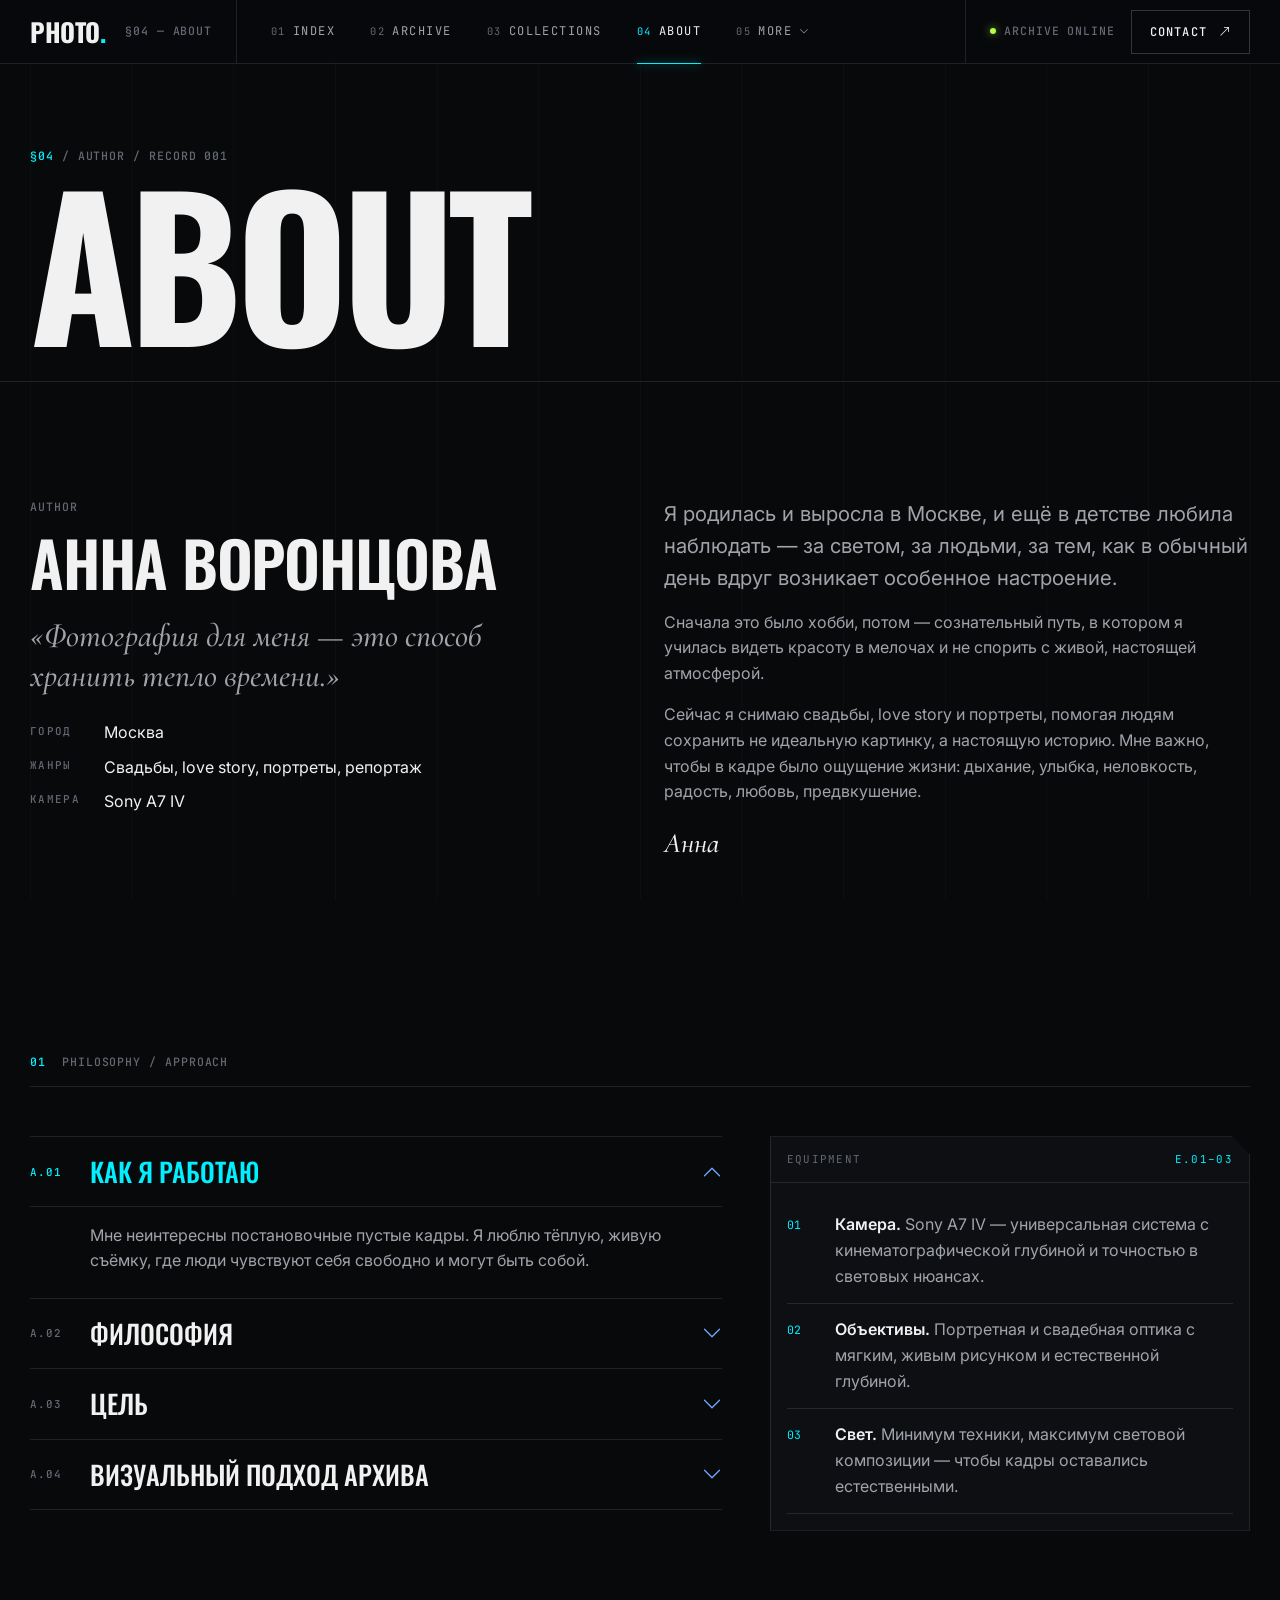
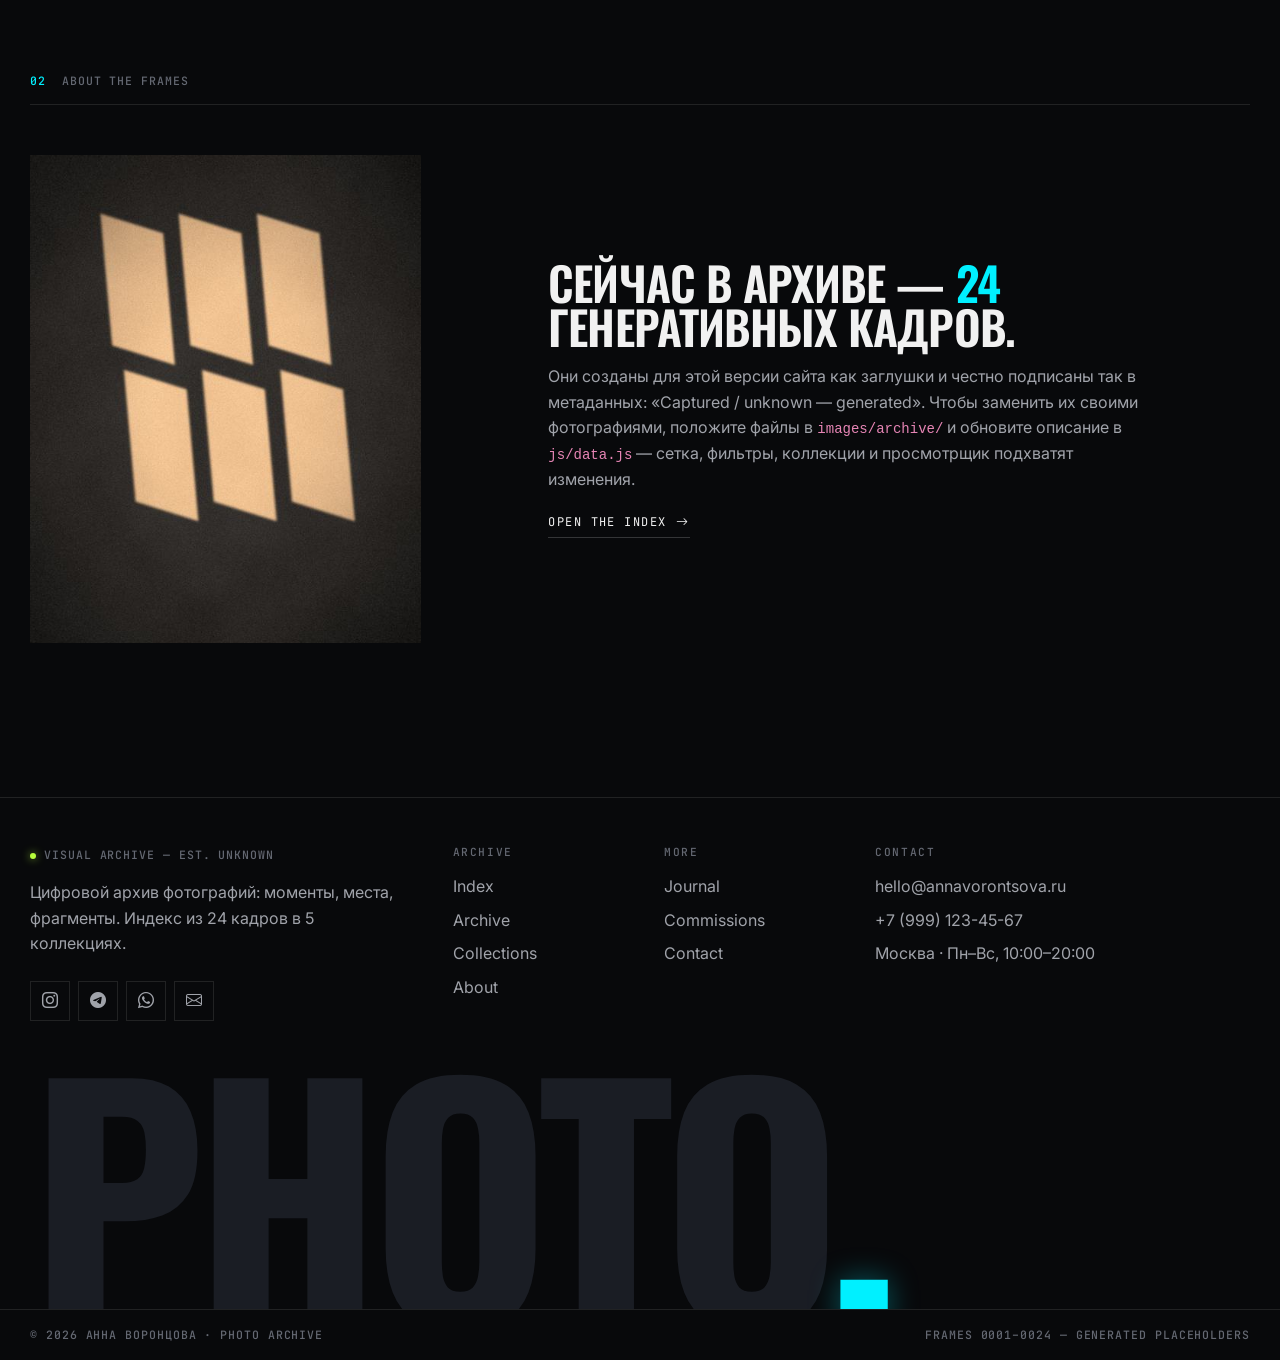
<file: site/about.html>
<!DOCTYPE html>
<html lang="ru" data-bs-theme="dark">
<head>
  <meta charset="UTF-8">
  <meta name="viewport" content="width=device-width, initial-scale=1">
  <meta name="description" content="О фотографе и подходе архива PHOTO.: философия, визуальный подход, оборудование.">
  <meta name="theme-color" content="#08090b">
  <meta property="og:title" content="About — PHOTO. Visual Archive">
  <meta property="og:description" content="О фотографе и подходе архива PHOTO.: философия, визуальный подход, оборудование.">
  <meta property="og:type" content="website">
  <meta property="og:image" content="images/archive/0004-1280.jpg">
  <title>About — PHOTO. Visual Archive</title>
  <link rel="icon" href="images/favicon.svg" type="image/svg+xml">
  <link rel="preconnect" href="https://fonts.googleapis.com">
  <link rel="preconnect" href="https://fonts.gstatic.com" crossorigin>
  <link rel="stylesheet" href="https://fonts.googleapis.com/css2?family=Cormorant+Garamond:ital,wght@1,500&family=Inter:wght@400;500;600&family=JetBrains+Mono:wght@400;500&family=Oswald:wght@500;600;700&display=swap">
  <link rel="stylesheet" href="https://cdn.jsdelivr.net/npm/bootstrap@5.3.3/dist/css/bootstrap.min.css" integrity="sha384-QWTKZyjpPEjISv5WaRU9OFeRpok6YctnYmDr5pNlyT2bRjXh0JMhjY6hW+ALEwIH" crossorigin="anonymous">
  <link rel="stylesheet" href="https://cdn.jsdelivr.net/npm/bootstrap-icons@1.11.3/font/bootstrap-icons.min.css">
  <link rel="stylesheet" href="css/styles.css">
  <link rel="stylesheet" href="css/layout.css">
  <link rel="stylesheet" href="css/gallery.css">
  <link rel="stylesheet" href="css/components.css">
  <link rel="stylesheet" href="css/responsive.css">
  <script>document.documentElement.classList.add('js');</script>
</head>
<body data-page="about">
  <a class="visually-hidden-focusable" href="#main">К содержанию</a>
  <div class="grid-lines" aria-hidden="true"></div>

  <header class="px-header">
    <nav class="navbar navbar-expand-lg h-100" aria-label="Основная навигация">
      <div class="container-px">
        <div class="zone zone-brand">
          <a class="px-logo" href="index.html" aria-label="PHOTO. — на главную">PHOTO<span class="dot">.</span></a>
          <span class="meta">§04 — About</span>
        </div>
        <button class="btn btn-ghost menu-toggle d-lg-none ms-auto" type="button" data-bs-toggle="offcanvas" data-bs-target="#siteMenu" aria-controls="siteMenu">Menu <span class="text-cyan">+</span></button>
        <div class="offcanvas offcanvas-end px-offcanvas" tabindex="-1" id="siteMenu" aria-labelledby="siteMenuLabel">
          <div class="offcanvas-header">
            <a class="px-logo" href="index.html" id="siteMenuLabel">PHOTO<span class="dot">.</span></a>
            <button type="button" class="btn btn-ghost menu-toggle" data-bs-dismiss="offcanvas" aria-label="Закрыть меню">Close <span class="text-cyan">×</span></button>
          </div>
          <div class="offcanvas-body p-lg-0 d-lg-flex flex-lg-row align-items-lg-stretch flex-grow-1">
            <ul class="navbar-nav px-nav ps-lg-3 me-lg-auto">
              <li class="nav-item"><a class="nav-link" href="index.html"><span class="n">01</span>Index</a></li>
              <li class="nav-item"><a class="nav-link" href="portfolio.html"><span class="n">02</span>Archive</a></li>
              <li class="nav-item"><a class="nav-link" href="collections.html"><span class="n">03</span>Collections</a></li>
              <li class="nav-item"><a class="nav-link active" href="about.html" aria-current="page"><span class="n">04</span>About</a></li>
              <li class="nav-item dropdown"><a class="nav-link dropdown-toggle" href="#" role="button" data-bs-toggle="dropdown" aria-expanded="false"><span class="n">05</span>More <i class="bi bi-chevron-down" aria-hidden="true"></i></a><ul class="dropdown-menu"><li><h2 class="dropdown-header">Также в архиве</h2></li><li><a class="dropdown-item" href="blog.html">Journal <span class="meta">Записи</span></a></li><li><a class="dropdown-item" href="services.html">Commissions <span class="meta">Съёмки на заказ</span></a></li></ul></li>
            </ul>
            <div class="zone zone-status">
              <span class="meta d-flex align-items-center gap-2" tabindex="0" data-bs-toggle="tooltip" data-bs-placement="bottom" data-bs-title="24 кадров · 5 коллекций · индекс обновлён при сборке"><span class="status-dot"></span>Archive online</span>
              <a class="btn btn-px" href="contact.html">Contact <i class="bi bi-arrow-up-right ms-1" aria-hidden="true"></i></a>
            </div>
          </div>
        </div>
      </div>
    </nav>
  </header>

  <main id="main">
<header class="page-head container-px">
      <p class="meta mb-3"><span class="text-cyan">§04</span> / Author / record 001</p>
      <h1 class="display-word" data-fit>About</h1>
    </header>

    <!-- Editable block: biography (existing text kept from the original site) -->
    <section class="px-section container-px" aria-labelledby="bioTitle">
      <div class="row g-4 g-lg-5">
        <div class="col-lg-5">
          <p class="meta mb-3">Author</p>
          <h2 class="display-5 mb-4" id="bioTitle">Анна Воронцова</h2>
          <p class="serif-accent fs-2 text-2 lh-sm mb-4">«Фотография для меня — это способ хранить тепло времени.»</p>
          <dl class="spec">
            <dt>Город</dt><dd>Москва</dd>
            <dt>Жанры</dt><dd>Свадьбы, love story, портреты, репортаж</dd>
            <dt>Камера</dt><dd>Sony A7 IV</dd>
          </dl>
        </div>
        <div class="col-lg-6 offset-lg-1">
          <p class="lead">Я родилась и выросла в Москве, и ещё в детстве любила наблюдать — за светом, за людьми, за тем, как в обычный день вдруг возникает особенное настроение.</p>
          <p class="text-2">Сначала это было хобби, потом — сознательный путь, в котором я училась видеть красоту в мелочах и не спорить с живой, настоящей атмосферой.</p>
          <p class="text-2">Сейчас я снимаю свадьбы, love story и портреты, помогая людям сохранить не идеальную картинку, а настоящую историю. Мне важно, чтобы в кадре было ощущение жизни: дыхание, улыбка, неловкость, радость, любовь, предвкушение.</p>
          <p class="serif-accent fs-3 mb-0">Анна</p>
        </div>
      </div>
    </section>

    <section class="px-section-sm container-px" aria-labelledby="approachTitle">
      <div class="section-index">
        <span class="meta num">01</span>
        <h2 class="meta mb-0 text-uppercase" id="approachTitle">Philosophy / approach</h2>
        <span class="line"></span>
      </div>
      <div class="row g-4 g-lg-5">
        <div class="col-lg-7">
          <div class="accordion" id="approach">
            <div class="accordion-item">
              <h3 class="accordion-header"><button class="accordion-button" type="button" data-bs-toggle="collapse" data-bs-target="#ap1" aria-expanded="true" aria-controls="ap1"><span class="meta">A.01</span>Как я работаю</button></h3>
              <div id="ap1" class="accordion-collapse collapse show" data-bs-parent="#approach"><div class="accordion-body">Мне неинтересны постановочные пустые кадры. Я люблю тёплую, живую съёмку, где люди чувствуют себя свободно и могут быть собой.</div></div>
            </div>
            <div class="accordion-item">
              <h3 class="accordion-header"><button class="accordion-button collapsed" type="button" data-bs-toggle="collapse" data-bs-target="#ap2" aria-expanded="false" aria-controls="ap2"><span class="meta">A.02</span>Философия</button></h3>
              <div id="ap2" class="accordion-collapse collapse" data-bs-parent="#approach"><div class="accordion-body">Всё, что становится важным, всегда выглядит просто и естественно. Я стремлюсь создавать фотографии, которые будут говорить не «как красиво», а «как тепло».</div></div>
            </div>
            <div class="accordion-item">
              <h3 class="accordion-header"><button class="accordion-button collapsed" type="button" data-bs-toggle="collapse" data-bs-target="#ap3" aria-expanded="false" aria-controls="ap3"><span class="meta">A.03</span>Цель</button></h3>
              <div id="ap3" class="accordion-collapse collapse" data-bs-parent="#approach"><div class="accordion-body">Сохранить не только внешний вид дня, но и его душу: шёпот, свет, движение, настроение, живое присутствие людей рядом.</div></div>
            </div>
            <div class="accordion-item">
              <h3 class="accordion-header"><button class="accordion-button collapsed" type="button" data-bs-toggle="collapse" data-bs-target="#ap4" aria-expanded="false" aria-controls="ap4"><span class="meta">A.04</span>Визуальный подход архива</button></h3>
              <div id="ap4" class="accordion-collapse collapse" data-bs-parent="#approach"><div class="accordion-body">Архив собран по принципу «меньше сюжета — больше света»: тёмный фон, минимум цвета, точные подписи. Каждый кадр получает номер, категорию и место в серии — так коллекцию можно читать как книгу.</div></div>
            </div>
          </div>
        </div>
        <div class="col-lg-5">
          <div class="card position-relative panel-cut">
            <div class="card-header"><span>Equipment</span><span class="num">E.01–03</span></div>
            <div class="card-body">
              <ul class="list-index">
                <li><span><strong>Камера.</strong> Sony A7 IV — универсальная система с кинематографической глубиной и точностью в световых нюансах.</span></li>
                <li><span><strong>Объективы.</strong> Портретная и свадебная оптика с мягким, живым рисунком и естественной глубиной.</span></li>
                <li><span><strong>Свет.</strong> Минимум техники, максимум световой композиции — чтобы кадры оставались естественными.</span></li>
              </ul>
            </div>
          </div>
        </div>
      </div>
    </section>

    <section class="px-section-sm container-px" aria-labelledby="framesTitle">
      <div class="section-index">
        <span class="meta num">02</span>
        <h2 class="meta mb-0 text-uppercase" id="framesTitle">About the frames</h2>
        <span class="line"></span>
      </div>
      <div class="row g-4 align-items-center">
        <div class="col-md-5 col-lg-4"><button type="button" class="tile " data-photo="0024" aria-label="Открыть кадр 0024: AFTERNOON FRAME"><div class="frame " style="--ar: 1600 / 2000; --ph: #594c3e"><img src="images/archive/0024-1280.jpg" srcset="images/archive/0024-640.jpg 512w, images/archive/0024-1280.jpg 1024w, images/archive/0024-2000.jpg 1600w" sizes="(min-width: 768px) 33vw, 100vw" width="1600" height="2000" alt="Свет из окна ложится на стену искажённой решёткой." loading="lazy" decoding="async"></div><span class="tile-id meta">№0024</span><span class="tile-cap"><span class="t">AFTERNOON FRAME</span><span class="meta">ABSTRACT · 4:5 · COLOR</span></span></button></div>
        <div class="col-md-7 col-lg-6 offset-lg-1">
          <p class="display-6 mb-3">Сейчас в архиве — <span class="text-cyan">24</span> генеративных кадров.</p>
          <p class="text-2">Они созданы для этой версии сайта как заглушки и честно подписаны так в метаданных: «Captured / unknown — generated». Чтобы заменить их своими фотографиями, положите файлы в <code>images/archive/</code> и обновите описание в <code>js/data.js</code> — сетка, фильтры, коллекции и просмотрщик подхватят изменения.</p>
          <a class="link-arrow" href="portfolio.html">Open the index <i class="bi bi-arrow-right" aria-hidden="true"></i></a>
        </div>
      </div>
    </section>
  </main>

  <footer class="px-footer">
    <div class="container-px pt-5">
      <div class="row g-4 g-lg-5">
        <div class="col-12 col-lg-4">
          <p class="meta mb-3"><span class="status-dot me-2"></span>Visual archive — est. unknown</p>
          <p class="text-2 mb-4">Цифровой архив фотографий: моменты, места, фрагменты. Индекс из 24 кадров в 5 коллекциях.</p>
          <div class="social d-flex gap-2">
            <a href="https://instagram.com/anna.vorontsova.photo" target="_blank" rel="noopener" aria-label="Instagram" data-bs-toggle="tooltip" data-bs-title="Instagram"><i class="bi bi-instagram" aria-hidden="true"></i></a>
            <a href="https://t.me/anna_vorontsova_photo" target="_blank" rel="noopener" aria-label="Telegram" data-bs-toggle="tooltip" data-bs-title="Telegram"><i class="bi bi-telegram" aria-hidden="true"></i></a>
            <a href="https://wa.me/79991234567" target="_blank" rel="noopener" aria-label="WhatsApp" data-bs-toggle="tooltip" data-bs-title="WhatsApp"><i class="bi bi-whatsapp" aria-hidden="true"></i></a>
            <a href="mailto:hello@annavorontsova.ru" aria-label="Email" data-bs-toggle="tooltip" data-bs-title="Email"><i class="bi bi-envelope" aria-hidden="true"></i></a>
          </div>
        </div>
        <div class="col-6 col-md-4 col-lg-2">
          <h2>Archive</h2>
          <ul>
            <li><a href="index.html">Index</a></li>
            <li><a href="portfolio.html">Archive</a></li>
            <li><a href="collections.html">Collections</a></li>
            <li><a href="about.html">About</a></li>
          </ul>
        </div>
        <div class="col-6 col-md-4 col-lg-2">
          <h2>More</h2>
          <ul>
            <li><a href="blog.html">Journal</a></li>
            <li><a href="services.html">Commissions</a></li>
            <li><a href="contact.html">Contact</a></li>
          </ul>
        </div>
        <div class="col-12 col-md-4 col-lg-4">
          <h2>Contact</h2>
          <ul>
            <li><a href="mailto:hello@annavorontsova.ru">hello@annavorontsova.ru</a></li>
            <li><a href="tel:+79991234567">+7 (999) 123-45-67</a></li>
            <li><span class="text-2">Москва · Пн–Вс, 10:00–20:00</span></li>
          </ul>
        </div>
      </div>
    </div>
    <div class="container-px overflow-hidden" aria-hidden="true">
      <p class="display-word footer-word mt-5 mb-0" data-fit>PHOTO<span class="dot">.</span></p>
    </div>
    <div class="footer-bottom">
      <div class="container-px py-3 d-flex flex-column flex-md-row justify-content-between gap-2">
        <span class="meta">© <span data-year>2026</span> Анна Воронцова · Photo archive</span>
        <span class="meta">Frames 0001–0024 — generated placeholders</span>
      </div>
    </div>
  </footer>

  <!-- Fullscreen photo viewer (Bootstrap modal) -->
  <div class="modal fade viewer" id="viewer" tabindex="-1" aria-labelledby="viewerTitle" aria-hidden="true">
    <div class="modal-dialog modal-fullscreen">
      <div class="modal-content">
        <div class="viewer-bar">
          <div class="d-flex align-items-center gap-3 gap-md-4 min-w-0">
            <span class="viewer-counter" aria-live="polite"><span class="cur" data-v="pos">01</span> / <span data-v="total">24</span></span>
            <span class="meta d-none d-sm-inline">Archive / <b data-v="id">0001</b></span>
            <span class="badge-px is-cyan" data-v="category">NIGHT</span>
          </div>
          <div class="d-flex align-items-center gap-2">
            <span class="meta kbd-hint d-none d-lg-inline me-2"><kbd>←</kbd> <kbd>→</kbd> navigate · <kbd>Esc</kbd> close</span>
            <button type="button" class="btn btn-px btn-square" data-v-info data-bs-toggle="popover" data-bs-placement="bottom" data-bs-title="Frame record" data-bs-content="—" aria-label="Технические данные кадра"><i class="bi bi-info-lg" aria-hidden="true"></i></button>
            <button type="button" class="btn btn-px btn-square" data-bs-dismiss="modal" aria-label="Закрыть просмотр"><i class="bi bi-x-lg" aria-hidden="true"></i></button>
          </div>
        </div>
        <div class="viewer-stage">
          <button type="button" class="btn btn-px btn-square viewer-nav prev" data-v-prev aria-label="Предыдущий кадр"><i class="bi bi-arrow-left" aria-hidden="true"></i></button>
          <img class="viewer-img" data-v="img" alt="" draggable="false">
          <button type="button" class="btn btn-px btn-square viewer-nav next" data-v-next aria-label="Следующий кадр"><i class="bi bi-arrow-right" aria-hidden="true"></i></button>
          <span class="viewer-loading meta">Scanning frame…</span>
        </div>
        <div class="viewer-bar bottom">
          <div>
            <span class="meta" data-v="collection">Collection</span>
            <h2 class="viewer-title" id="viewerTitle" data-v="title">Title</h2>
            <p class="viewer-text" data-v="text"></p>
          </div>
          <dl class="viewer-specs meta mb-0">
            <dt>Format</dt><dd data-v="format">—</dd>
            <dt>Tone</dt><dd data-v="tone">—</dd>
            <dt>Source</dt><dd>Generated</dd>
          </dl>
        </div>
      </div>
    </div>
  </div>

  <div class="toast-container position-fixed bottom-0 start-0 p-3" id="toasts" aria-live="polite"></div>
  <button type="button" class="btn btn-px btn-square to-top" data-to-top aria-label="Наверх"><i class="bi bi-arrow-up" aria-hidden="true"></i></button>

  <script src="https://cdn.jsdelivr.net/npm/bootstrap@5.3.3/dist/js/bootstrap.bundle.min.js" integrity="sha384-YvpcrYf0tY3lHB60NNkmXc5s9fDVZLESaAA55NDzOxhy9GkcIdslK1eN7N6jIeHz" crossorigin="anonymous"></script>
  <script src="js/data.js"></script>
  <script src="js/main.js"></script>
  <script src="js/viewer.js"></script>
</body>
</html>
</file>
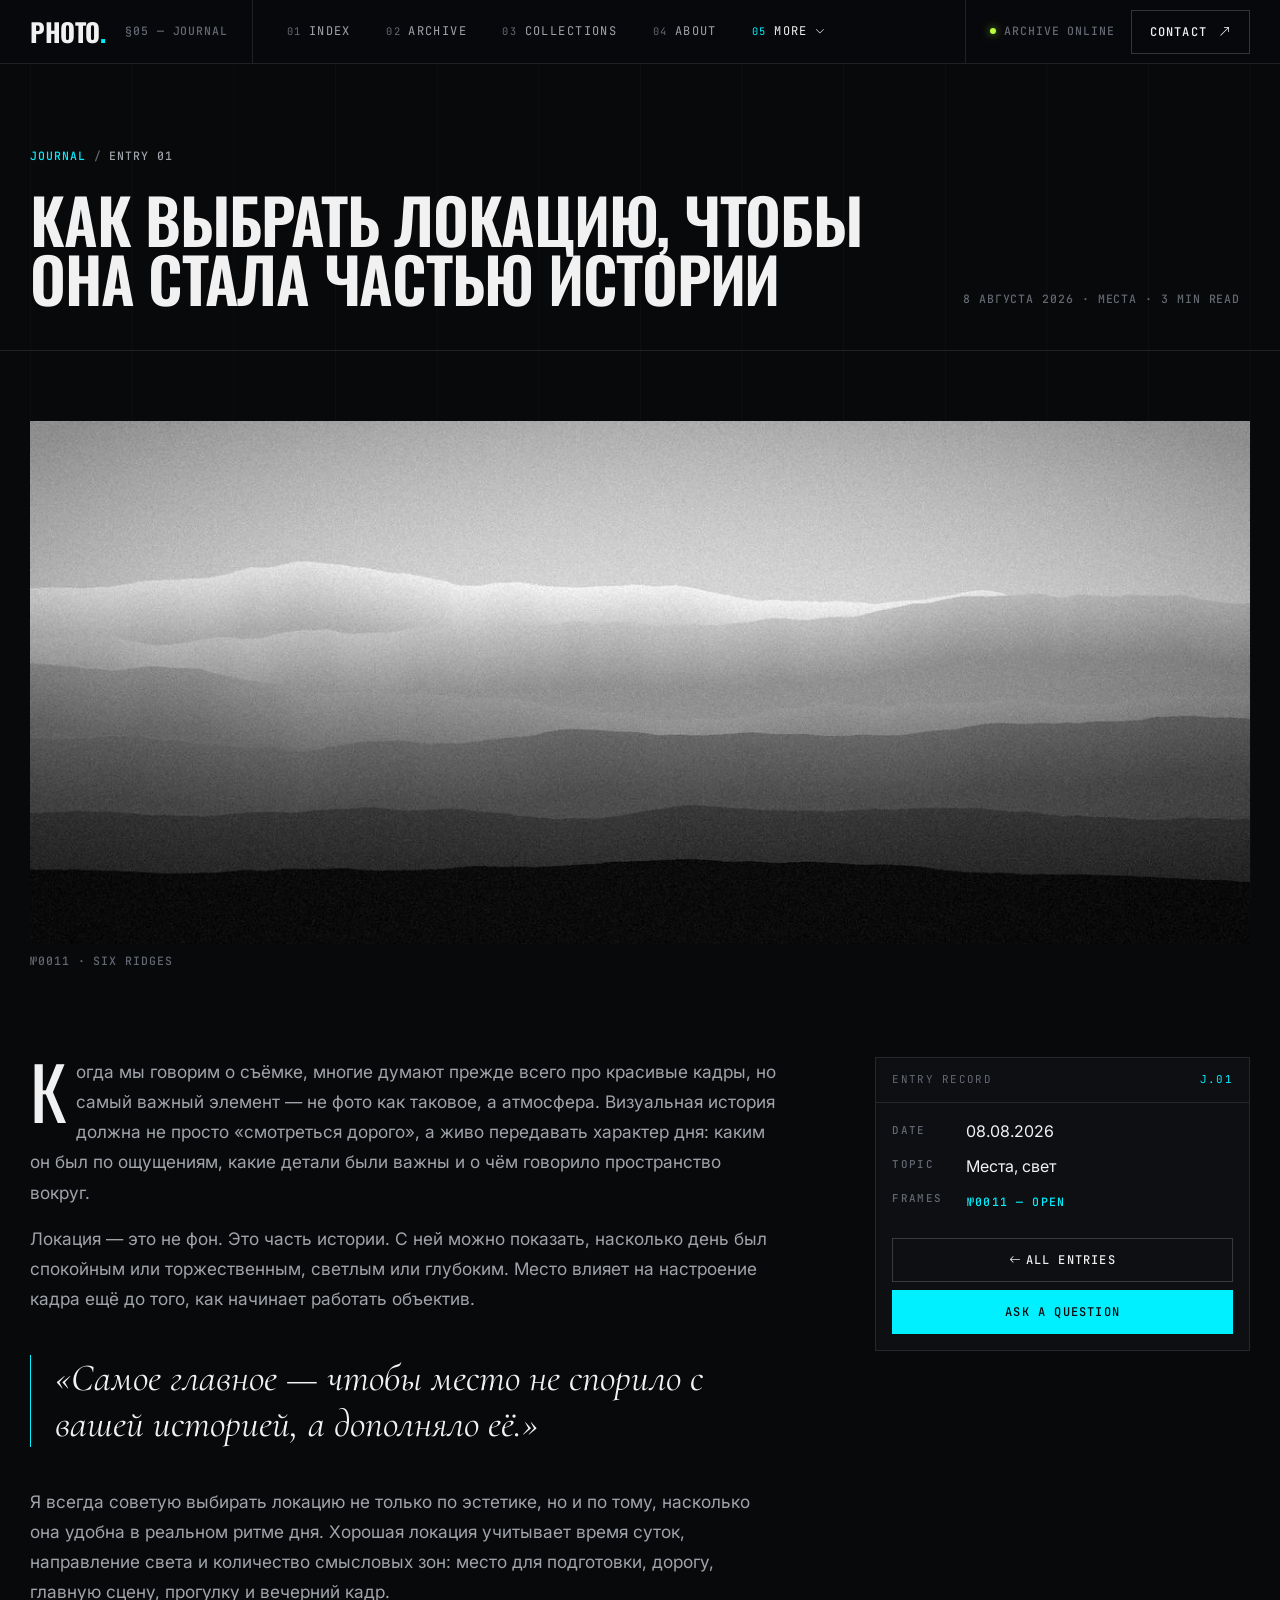
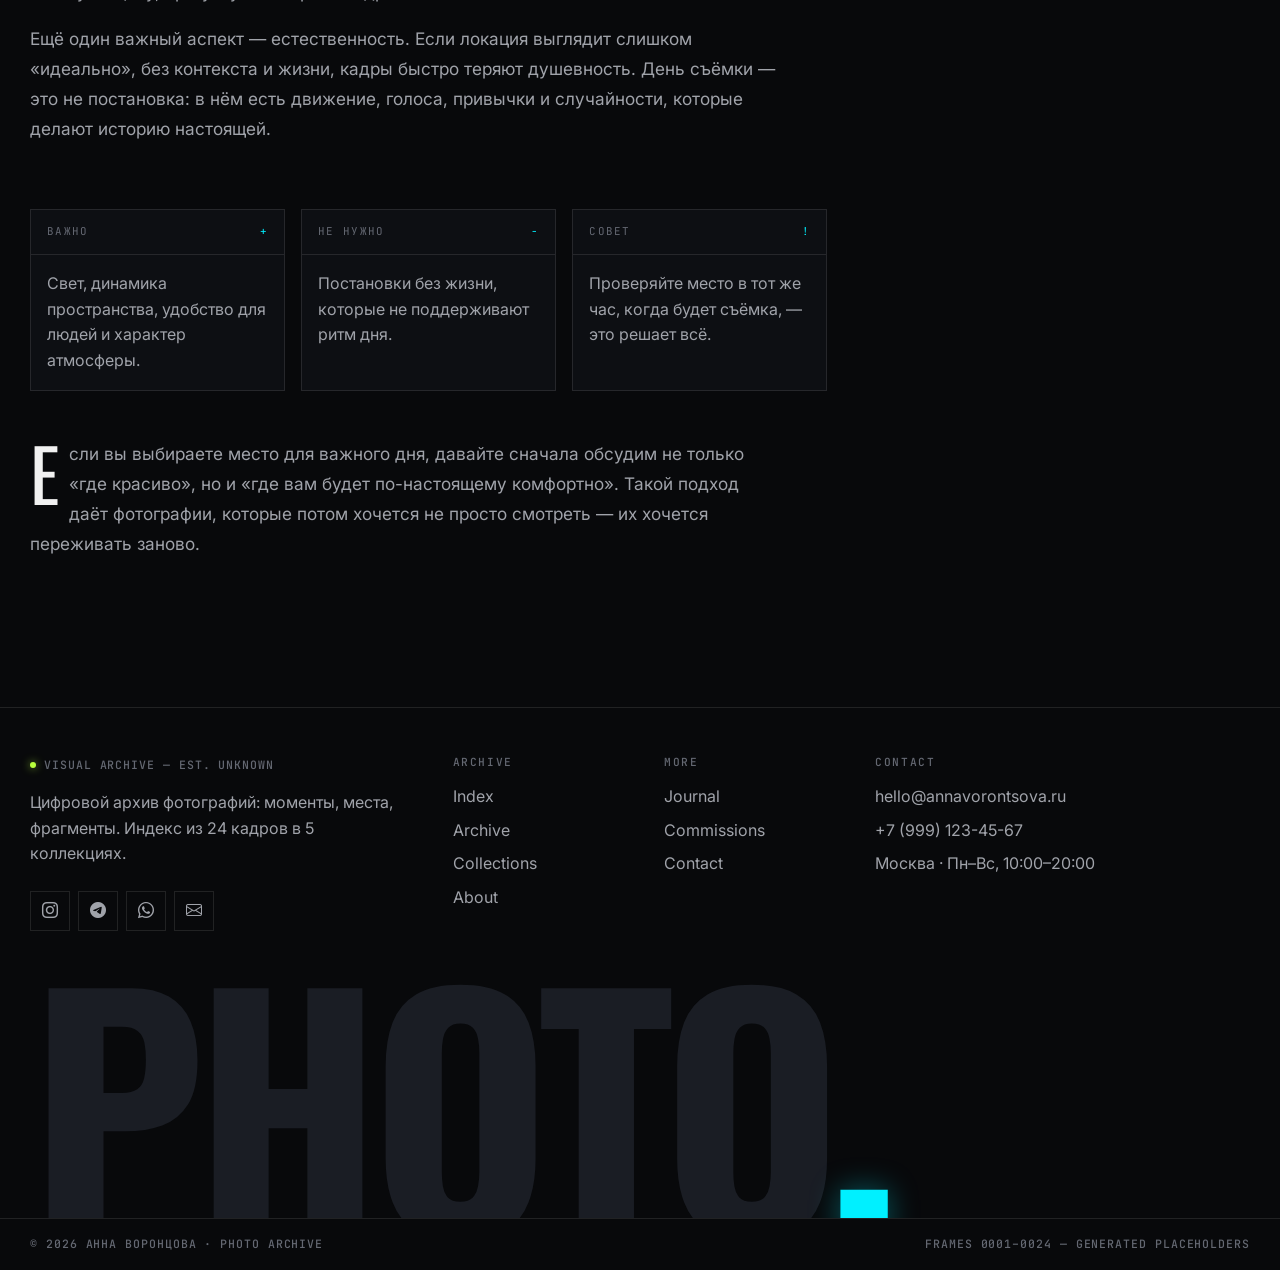
<file: site/blog-post.html>
<!DOCTYPE html>
<html lang="ru" data-bs-theme="dark">
<head>
  <meta charset="UTF-8">
  <meta name="viewport" content="width=device-width, initial-scale=1">
  <meta name="description" content="Как выбрать локацию для съёмки, чтобы она стала частью истории — запись журнала PHOTO.">
  <meta name="theme-color" content="#08090b">
  <meta property="og:title" content="Journal — Entry 01 — PHOTO. Visual Archive">
  <meta property="og:description" content="Как выбрать локацию для съёмки, чтобы она стала частью истории — запись журнала PHOTO.">
  <meta property="og:type" content="website">
  <meta property="og:image" content="images/archive/0004-1280.jpg">
  <title>Journal — Entry 01 — PHOTO. Visual Archive</title>
  <link rel="icon" href="images/favicon.svg" type="image/svg+xml">
  <link rel="preconnect" href="https://fonts.googleapis.com">
  <link rel="preconnect" href="https://fonts.gstatic.com" crossorigin>
  <link rel="stylesheet" href="https://fonts.googleapis.com/css2?family=Cormorant+Garamond:ital,wght@1,500&family=Inter:wght@400;500;600&family=JetBrains+Mono:wght@400;500&family=Oswald:wght@500;600;700&display=swap">
  <link rel="stylesheet" href="https://cdn.jsdelivr.net/npm/bootstrap@5.3.3/dist/css/bootstrap.min.css" integrity="sha384-QWTKZyjpPEjISv5WaRU9OFeRpok6YctnYmDr5pNlyT2bRjXh0JMhjY6hW+ALEwIH" crossorigin="anonymous">
  <link rel="stylesheet" href="https://cdn.jsdelivr.net/npm/bootstrap-icons@1.11.3/font/bootstrap-icons.min.css">
  <link rel="stylesheet" href="css/styles.css">
  <link rel="stylesheet" href="css/layout.css">
  <link rel="stylesheet" href="css/gallery.css">
  <link rel="stylesheet" href="css/components.css">
  <link rel="stylesheet" href="css/responsive.css">
  <script>document.documentElement.classList.add('js');</script>
</head>
<body data-page="blog-post">
  <a class="visually-hidden-focusable" href="#main">К содержанию</a>
  <div class="grid-lines" aria-hidden="true"></div>

  <header class="px-header">
    <nav class="navbar navbar-expand-lg h-100" aria-label="Основная навигация">
      <div class="container-px">
        <div class="zone zone-brand">
          <a class="px-logo" href="index.html" aria-label="PHOTO. — на главную">PHOTO<span class="dot">.</span></a>
          <span class="meta">§05 — Journal</span>
        </div>
        <button class="btn btn-ghost menu-toggle d-lg-none ms-auto" type="button" data-bs-toggle="offcanvas" data-bs-target="#siteMenu" aria-controls="siteMenu">Menu <span class="text-cyan">+</span></button>
        <div class="offcanvas offcanvas-end px-offcanvas" tabindex="-1" id="siteMenu" aria-labelledby="siteMenuLabel">
          <div class="offcanvas-header">
            <a class="px-logo" href="index.html" id="siteMenuLabel">PHOTO<span class="dot">.</span></a>
            <button type="button" class="btn btn-ghost menu-toggle" data-bs-dismiss="offcanvas" aria-label="Закрыть меню">Close <span class="text-cyan">×</span></button>
          </div>
          <div class="offcanvas-body p-lg-0 d-lg-flex flex-lg-row align-items-lg-stretch flex-grow-1">
            <ul class="navbar-nav px-nav ps-lg-3 me-lg-auto">
              <li class="nav-item"><a class="nav-link" href="index.html"><span class="n">01</span>Index</a></li>
              <li class="nav-item"><a class="nav-link" href="portfolio.html"><span class="n">02</span>Archive</a></li>
              <li class="nav-item"><a class="nav-link" href="collections.html"><span class="n">03</span>Collections</a></li>
              <li class="nav-item"><a class="nav-link" href="about.html"><span class="n">04</span>About</a></li>
              <li class="nav-item dropdown"><a class="nav-link dropdown-toggle active" href="#" role="button" data-bs-toggle="dropdown" aria-expanded="false"><span class="n">05</span>More <i class="bi bi-chevron-down" aria-hidden="true"></i></a><ul class="dropdown-menu"><li><h2 class="dropdown-header">Также в архиве</h2></li><li><a class="dropdown-item active" href="blog.html">Journal <span class="meta">Записи</span></a></li><li><a class="dropdown-item" href="services.html">Commissions <span class="meta">Съёмки на заказ</span></a></li></ul></li>
            </ul>
            <div class="zone zone-status">
              <span class="meta d-flex align-items-center gap-2" tabindex="0" data-bs-toggle="tooltip" data-bs-placement="bottom" data-bs-title="24 кадров · 5 коллекций · индекс обновлён при сборке"><span class="status-dot"></span>Archive online</span>
              <a class="btn btn-px" href="contact.html">Contact <i class="bi bi-arrow-up-right ms-1" aria-hidden="true"></i></a>
            </div>
          </div>
        </div>
      </div>
    </nav>
  </header>

  <main id="main">
<article>
      <header class="page-head container-px">
        <nav aria-label="breadcrumb"><ol class="breadcrumb meta mb-4">
          <li class="breadcrumb-item"><a href="blog.html">Journal</a></li>
          <li class="breadcrumb-item active" aria-current="page">Entry 01</li>
        </ol></nav>
        <div class="row g-4 align-items-end">
          <div class="col-lg-9"><h1 class="display-5 mb-0">Как выбрать локацию, чтобы она стала частью истории</h1></div>
          <div class="col-lg-3"><p class="meta mb-0">8 августа 2026 · Места · 3 min read</p></div>
        </div>
      </header>

      <div class="container-px px-section-sm">
        <button type="button" class="tile " data-photo="0011" aria-label="Открыть кадр 0011: SIX RIDGES"><div class="frame " style="--ar: 2000 / 857; --ph: #7b7b7b"><img src="images/archive/0011-1280.jpg" srcset="images/archive/0011-640.jpg 640w, images/archive/0011-1280.jpg 1280w, images/archive/0011-2000.jpg 2000w" sizes="100vw" width="2000" height="857" alt="Шесть хребтов в дымке — каждый следующий светлее." loading="lazy" decoding="async"></div><span class="tile-id meta">№0011</span><span class="tile-cap"><span class="t">SIX RIDGES</span><span class="meta">NATURE · 21:9 · MONO</span></span></button>
        <p class="meta mt-2">№0011 · SIX RIDGES</p>
      </div>

      <div class="container-px pb-5">
        <div class="row g-4 g-lg-5">
          <div class="col-lg-8">
            <div class="article-body">
              <p>Когда мы говорим о съёмке, многие думают прежде всего про красивые кадры, но самый важный элемент — не фото как таковое, а атмосфера. Визуальная история должна не просто «смотреться дорого», а живо передавать характер дня: каким он был по ощущениям, какие детали были важны и о чём говорило пространство вокруг.</p>
              <p>Локация — это не фон. Это часть истории. С ней можно показать, насколько день был спокойным или торжественным, светлым или глубоким. Место влияет на настроение кадра ещё до того, как начинает работать объектив.</p>
              <blockquote class="pull-quote">«Самое главное — чтобы место не спорило с вашей историей, а дополняло её.»</blockquote>
              <p>Я всегда советую выбирать локацию не только по эстетике, но и по тому, насколько она удобна в реальном ритме дня. Хорошая локация учитывает время суток, направление света и количество смысловых зон: место для подготовки, дорогу, главную сцену, прогулку и вечерний кадр.</p>
              <p>Ещё один важный аспект — естественность. Если локация выглядит слишком «идеально», без контекста и жизни, кадры быстро теряют душевность. День съёмки — это не постановка: в нём есть движение, голоса, привычки и случайности, которые делают историю настоящей.</p>
            </div>
            <div class="row g-3 my-5">
              <div class="col-md-4"><div class="card h-100"><div class="card-header"><span>Важно</span><span class="num">+</span></div><div class="card-body">Свет, динамика пространства, удобство для людей и характер атмосферы.</div></div></div>
              <div class="col-md-4"><div class="card h-100"><div class="card-header"><span>Не нужно</span><span class="num">−</span></div><div class="card-body">Постановки без жизни, которые не поддерживают ритм дня.</div></div></div>
              <div class="col-md-4"><div class="card h-100"><div class="card-header"><span>Совет</span><span class="num">!</span></div><div class="card-body">Проверяйте место в тот же час, когда будет съёмка, — это решает всё.</div></div></div>
            </div>
            <div class="article-body">
              <p>Если вы выбираете место для важного дня, давайте сначала обсудим не только «где красиво», но и «где вам будет по-настоящему комфортно». Такой подход даёт фотографии, которые потом хочется не просто смотреть — их хочется переживать заново.</p>
            </div>
          </div>
          <aside class="col-lg-4">
            <div class="card sticky-aside">
              <div class="card-header"><span>Entry record</span><span class="num">J.01</span></div>
              <div class="card-body">
                <dl class="spec mb-4">
                  <dt>Date</dt><dd>08.08.2026</dd>
                  <dt>Topic</dt><dd>Места, свет</dd>
                  <dt>Frames</dt><dd><button type="button" class="btn btn-ghost p-0 meta text-cyan" data-photo="0011" data-seq="silent-nature">№0011 — open</button></dd>
                </dl>
                <a class="btn btn-px w-100 mb-2" href="blog.html"><i class="bi bi-arrow-left me-1" aria-hidden="true"></i>All entries</a>
                <a class="btn btn-cyan w-100" href="contact.html">Ask a question</a>
              </div>
            </div>
          </aside>
        </div>
      </div>
    </article>
  </main>

  <footer class="px-footer">
    <div class="container-px pt-5">
      <div class="row g-4 g-lg-5">
        <div class="col-12 col-lg-4">
          <p class="meta mb-3"><span class="status-dot me-2"></span>Visual archive — est. unknown</p>
          <p class="text-2 mb-4">Цифровой архив фотографий: моменты, места, фрагменты. Индекс из 24 кадров в 5 коллекциях.</p>
          <div class="social d-flex gap-2">
            <a href="https://instagram.com/anna.vorontsova.photo" target="_blank" rel="noopener" aria-label="Instagram" data-bs-toggle="tooltip" data-bs-title="Instagram"><i class="bi bi-instagram" aria-hidden="true"></i></a>
            <a href="https://t.me/anna_vorontsova_photo" target="_blank" rel="noopener" aria-label="Telegram" data-bs-toggle="tooltip" data-bs-title="Telegram"><i class="bi bi-telegram" aria-hidden="true"></i></a>
            <a href="https://wa.me/79991234567" target="_blank" rel="noopener" aria-label="WhatsApp" data-bs-toggle="tooltip" data-bs-title="WhatsApp"><i class="bi bi-whatsapp" aria-hidden="true"></i></a>
            <a href="mailto:hello@annavorontsova.ru" aria-label="Email" data-bs-toggle="tooltip" data-bs-title="Email"><i class="bi bi-envelope" aria-hidden="true"></i></a>
          </div>
        </div>
        <div class="col-6 col-md-4 col-lg-2">
          <h2>Archive</h2>
          <ul>
            <li><a href="index.html">Index</a></li>
            <li><a href="portfolio.html">Archive</a></li>
            <li><a href="collections.html">Collections</a></li>
            <li><a href="about.html">About</a></li>
          </ul>
        </div>
        <div class="col-6 col-md-4 col-lg-2">
          <h2>More</h2>
          <ul>
            <li><a href="blog.html">Journal</a></li>
            <li><a href="services.html">Commissions</a></li>
            <li><a href="contact.html">Contact</a></li>
          </ul>
        </div>
        <div class="col-12 col-md-4 col-lg-4">
          <h2>Contact</h2>
          <ul>
            <li><a href="mailto:hello@annavorontsova.ru">hello@annavorontsova.ru</a></li>
            <li><a href="tel:+79991234567">+7 (999) 123-45-67</a></li>
            <li><span class="text-2">Москва · Пн–Вс, 10:00–20:00</span></li>
          </ul>
        </div>
      </div>
    </div>
    <div class="container-px overflow-hidden" aria-hidden="true">
      <p class="display-word footer-word mt-5 mb-0" data-fit>PHOTO<span class="dot">.</span></p>
    </div>
    <div class="footer-bottom">
      <div class="container-px py-3 d-flex flex-column flex-md-row justify-content-between gap-2">
        <span class="meta">© <span data-year>2026</span> Анна Воронцова · Photo archive</span>
        <span class="meta">Frames 0001–0024 — generated placeholders</span>
      </div>
    </div>
  </footer>

  <!-- Fullscreen photo viewer (Bootstrap modal) -->
  <div class="modal fade viewer" id="viewer" tabindex="-1" aria-labelledby="viewerTitle" aria-hidden="true">
    <div class="modal-dialog modal-fullscreen">
      <div class="modal-content">
        <div class="viewer-bar">
          <div class="d-flex align-items-center gap-3 gap-md-4 min-w-0">
            <span class="viewer-counter" aria-live="polite"><span class="cur" data-v="pos">01</span> / <span data-v="total">24</span></span>
            <span class="meta d-none d-sm-inline">Archive / <b data-v="id">0001</b></span>
            <span class="badge-px is-cyan" data-v="category">NIGHT</span>
          </div>
          <div class="d-flex align-items-center gap-2">
            <span class="meta kbd-hint d-none d-lg-inline me-2"><kbd>←</kbd> <kbd>→</kbd> navigate · <kbd>Esc</kbd> close</span>
            <button type="button" class="btn btn-px btn-square" data-v-info data-bs-toggle="popover" data-bs-placement="bottom" data-bs-title="Frame record" data-bs-content="—" aria-label="Технические данные кадра"><i class="bi bi-info-lg" aria-hidden="true"></i></button>
            <button type="button" class="btn btn-px btn-square" data-bs-dismiss="modal" aria-label="Закрыть просмотр"><i class="bi bi-x-lg" aria-hidden="true"></i></button>
          </div>
        </div>
        <div class="viewer-stage">
          <button type="button" class="btn btn-px btn-square viewer-nav prev" data-v-prev aria-label="Предыдущий кадр"><i class="bi bi-arrow-left" aria-hidden="true"></i></button>
          <img class="viewer-img" data-v="img" alt="" draggable="false">
          <button type="button" class="btn btn-px btn-square viewer-nav next" data-v-next aria-label="Следующий кадр"><i class="bi bi-arrow-right" aria-hidden="true"></i></button>
          <span class="viewer-loading meta">Scanning frame…</span>
        </div>
        <div class="viewer-bar bottom">
          <div>
            <span class="meta" data-v="collection">Collection</span>
            <h2 class="viewer-title" id="viewerTitle" data-v="title">Title</h2>
            <p class="viewer-text" data-v="text"></p>
          </div>
          <dl class="viewer-specs meta mb-0">
            <dt>Format</dt><dd data-v="format">—</dd>
            <dt>Tone</dt><dd data-v="tone">—</dd>
            <dt>Source</dt><dd>Generated</dd>
          </dl>
        </div>
      </div>
    </div>
  </div>

  <div class="toast-container position-fixed bottom-0 start-0 p-3" id="toasts" aria-live="polite"></div>
  <button type="button" class="btn btn-px btn-square to-top" data-to-top aria-label="Наверх"><i class="bi bi-arrow-up" aria-hidden="true"></i></button>

  <script src="https://cdn.jsdelivr.net/npm/bootstrap@5.3.3/dist/js/bootstrap.bundle.min.js" integrity="sha384-YvpcrYf0tY3lHB60NNkmXc5s9fDVZLESaAA55NDzOxhy9GkcIdslK1eN7N6jIeHz" crossorigin="anonymous"></script>
  <script src="js/data.js"></script>
  <script src="js/main.js"></script>
  <script src="js/viewer.js"></script>
</body>
</html>
</file>
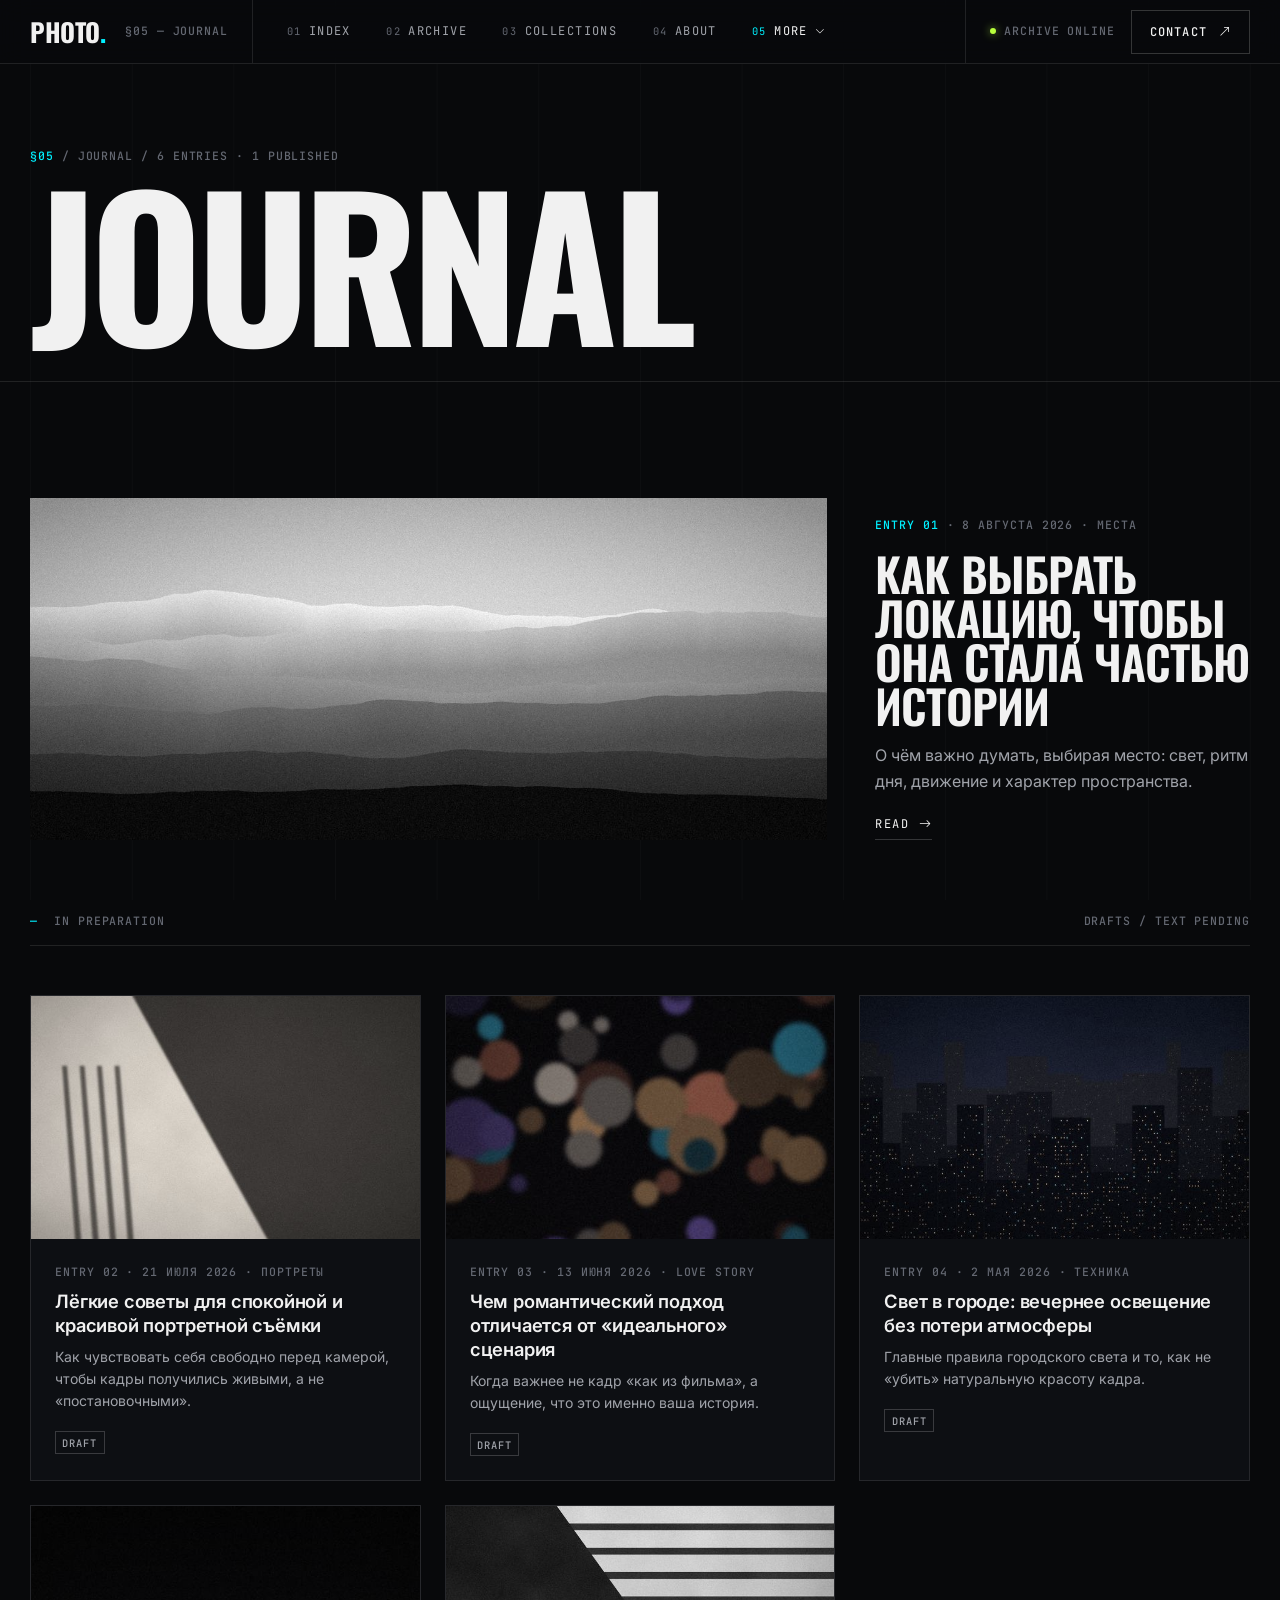
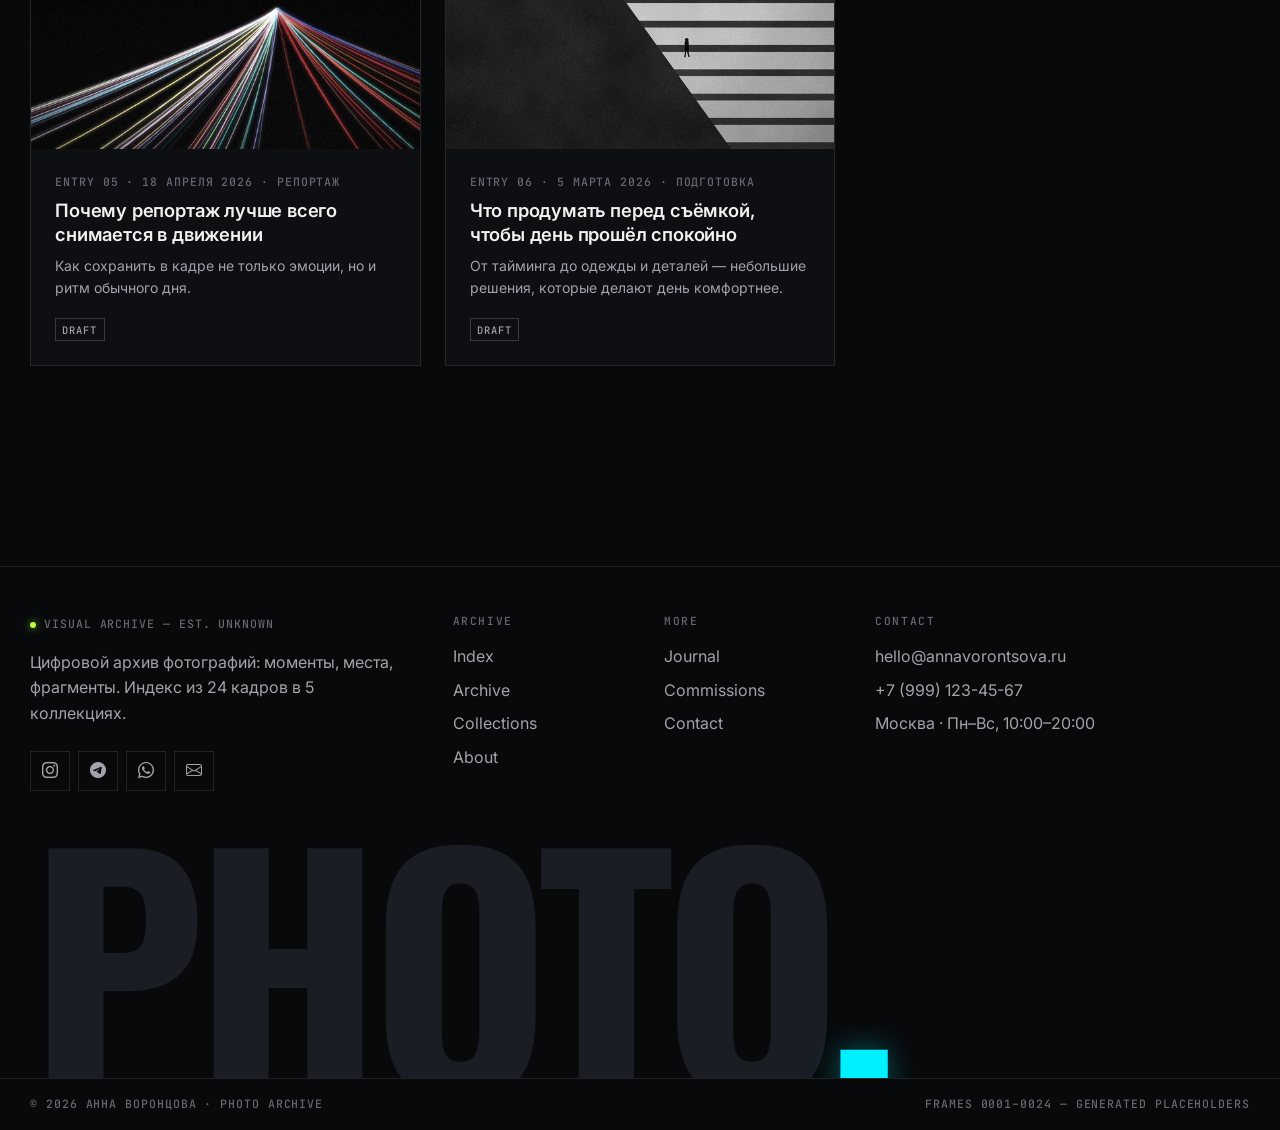
<file: site/blog.html>
<!DOCTYPE html>
<html lang="ru" data-bs-theme="dark">
<head>
  <meta charset="UTF-8">
  <meta name="viewport" content="width=device-width, initial-scale=1">
  <meta name="description" content="Журнал архива PHOTO.: заметки о свете, местах и съёмке.">
  <meta name="theme-color" content="#08090b">
  <meta property="og:title" content="Journal — PHOTO. Visual Archive">
  <meta property="og:description" content="Журнал архива PHOTO.: заметки о свете, местах и съёмке.">
  <meta property="og:type" content="website">
  <meta property="og:image" content="images/archive/0004-1280.jpg">
  <title>Journal — PHOTO. Visual Archive</title>
  <link rel="icon" href="images/favicon.svg" type="image/svg+xml">
  <link rel="preconnect" href="https://fonts.googleapis.com">
  <link rel="preconnect" href="https://fonts.gstatic.com" crossorigin>
  <link rel="stylesheet" href="https://fonts.googleapis.com/css2?family=Cormorant+Garamond:ital,wght@1,500&family=Inter:wght@400;500;600&family=JetBrains+Mono:wght@400;500&family=Oswald:wght@500;600;700&display=swap">
  <link rel="stylesheet" href="https://cdn.jsdelivr.net/npm/bootstrap@5.3.3/dist/css/bootstrap.min.css" integrity="sha384-QWTKZyjpPEjISv5WaRU9OFeRpok6YctnYmDr5pNlyT2bRjXh0JMhjY6hW+ALEwIH" crossorigin="anonymous">
  <link rel="stylesheet" href="https://cdn.jsdelivr.net/npm/bootstrap-icons@1.11.3/font/bootstrap-icons.min.css">
  <link rel="stylesheet" href="css/styles.css">
  <link rel="stylesheet" href="css/layout.css">
  <link rel="stylesheet" href="css/gallery.css">
  <link rel="stylesheet" href="css/components.css">
  <link rel="stylesheet" href="css/responsive.css">
  <script>document.documentElement.classList.add('js');</script>
</head>
<body data-page="blog">
  <a class="visually-hidden-focusable" href="#main">К содержанию</a>
  <div class="grid-lines" aria-hidden="true"></div>

  <header class="px-header">
    <nav class="navbar navbar-expand-lg h-100" aria-label="Основная навигация">
      <div class="container-px">
        <div class="zone zone-brand">
          <a class="px-logo" href="index.html" aria-label="PHOTO. — на главную">PHOTO<span class="dot">.</span></a>
          <span class="meta">§05 — Journal</span>
        </div>
        <button class="btn btn-ghost menu-toggle d-lg-none ms-auto" type="button" data-bs-toggle="offcanvas" data-bs-target="#siteMenu" aria-controls="siteMenu">Menu <span class="text-cyan">+</span></button>
        <div class="offcanvas offcanvas-end px-offcanvas" tabindex="-1" id="siteMenu" aria-labelledby="siteMenuLabel">
          <div class="offcanvas-header">
            <a class="px-logo" href="index.html" id="siteMenuLabel">PHOTO<span class="dot">.</span></a>
            <button type="button" class="btn btn-ghost menu-toggle" data-bs-dismiss="offcanvas" aria-label="Закрыть меню">Close <span class="text-cyan">×</span></button>
          </div>
          <div class="offcanvas-body p-lg-0 d-lg-flex flex-lg-row align-items-lg-stretch flex-grow-1">
            <ul class="navbar-nav px-nav ps-lg-3 me-lg-auto">
              <li class="nav-item"><a class="nav-link" href="index.html"><span class="n">01</span>Index</a></li>
              <li class="nav-item"><a class="nav-link" href="portfolio.html"><span class="n">02</span>Archive</a></li>
              <li class="nav-item"><a class="nav-link" href="collections.html"><span class="n">03</span>Collections</a></li>
              <li class="nav-item"><a class="nav-link" href="about.html"><span class="n">04</span>About</a></li>
              <li class="nav-item dropdown"><a class="nav-link dropdown-toggle active" href="#" role="button" data-bs-toggle="dropdown" aria-expanded="false"><span class="n">05</span>More <i class="bi bi-chevron-down" aria-hidden="true"></i></a><ul class="dropdown-menu"><li><h2 class="dropdown-header">Также в архиве</h2></li><li><a class="dropdown-item active" href="blog.html">Journal <span class="meta">Записи</span></a></li><li><a class="dropdown-item" href="services.html">Commissions <span class="meta">Съёмки на заказ</span></a></li></ul></li>
            </ul>
            <div class="zone zone-status">
              <span class="meta d-flex align-items-center gap-2" tabindex="0" data-bs-toggle="tooltip" data-bs-placement="bottom" data-bs-title="24 кадров · 5 коллекций · индекс обновлён при сборке"><span class="status-dot"></span>Archive online</span>
              <a class="btn btn-px" href="contact.html">Contact <i class="bi bi-arrow-up-right ms-1" aria-hidden="true"></i></a>
            </div>
          </div>
        </div>
      </div>
    </nav>
  </header>

  <main id="main">
<header class="page-head container-px">
      <p class="meta mb-3"><span class="text-cyan">§05</span> / Journal / 6 entries · 1 published</p>
      <h1 class="display-word" data-fit>Journal</h1>
    </header>

    <section class="px-section container-px" aria-label="Записи журнала">
      <article class="row g-4 g-lg-5 align-items-end mb-5 pb-lg-4 position-relative">
        <div class="col-lg-8"><div class="frame " style="--ar: 2000 / 857; --ph: #7b7b7b"><img src="images/archive/0011-1280.jpg" srcset="images/archive/0011-640.jpg 640w, images/archive/0011-1280.jpg 1280w, images/archive/0011-2000.jpg 2000w" sizes="(min-width: 992px) 66vw, 100vw" width="2000" height="857" alt="Шесть хребтов в дымке — каждый следующий светлее." loading="lazy" decoding="async"></div></div>
        <div class="col-lg-4">
          <p class="meta mb-3"><span class="text-cyan">Entry 01</span> · 8 августа 2026 · Места</p>
          <h2 class="display-6 mb-3"><a class="stretched-link" href="blog-post.html">Как выбрать локацию, чтобы она стала частью истории</a></h2>
          <p class="text-2">О чём важно думать, выбирая место: свет, ритм дня, движение и характер пространства.</p>
          <span class="link-arrow">Read <i class="bi bi-arrow-right" aria-hidden="true"></i></span>
        </div>
      </article>

      <div class="section-index">
        <span class="meta num">—</span>
        <h2 class="meta mb-0 text-uppercase">In preparation</h2>
        <span class="line"></span>
        <span class="meta">Drafts / text pending</span>
      </div>
      <div class="row row-cols-1 row-cols-md-2 row-cols-xl-3 g-3 g-lg-4">
        <div class="col">
          <article class="card post-card">
            <div class="frame " style="--ar: 2000 / 1333; --ph: #736d65"><img src="images/archive/0010-1280.jpg" srcset="images/archive/0010-640.jpg 640w, images/archive/0010-1280.jpg 1280w, images/archive/0010-2000.jpg 2000w" sizes="(min-width: 1200px) 30vw, (min-width: 768px) 50vw, 100vw" width="2000" height="1333" alt="Полдень. Тень режет стену пополам." loading="lazy" decoding="async"></div>
            <div class="card-body p-4">
              <p class="meta mb-2">Entry 02 · 21 июля 2026 · Портреты</p>
              <h3 class="card-title">Лёгкие советы для спокойной и красивой портретной съёмки</h3>
              <p class="small mb-3">Как чувствовать себя свободно перед камерой, чтобы кадры получились живыми, а не «постановочными».</p>
              <span class="badge-px">Draft</span>
            </div>
          </article>
        </div>
        <div class="col">
          <article class="card post-card">
            <div class="frame " style="--ar: 1600 / 2000; --ph: #1c181b"><img src="images/archive/0003-1280.jpg" srcset="images/archive/0003-640.jpg 512w, images/archive/0003-1280.jpg 1024w, images/archive/0003-2000.jpg 1600w" sizes="(min-width: 1200px) 30vw, (min-width: 768px) 50vw, 100vw" width="1600" height="2000" alt="Полный расфокус. От города остаются только круги света." loading="lazy" decoding="async"></div>
            <div class="card-body p-4">
              <p class="meta mb-2">Entry 03 · 13 июня 2026 · Love Story</p>
              <h3 class="card-title">Чем романтический подход отличается от «идеального» сценария</h3>
              <p class="small mb-3">Когда важнее не кадр «как из фильма», а ощущение, что это именно ваша история.</p>
              <span class="badge-px">Draft</span>
            </div>
          </article>
        </div>
        <div class="col">
          <article class="card post-card">
            <div class="frame " style="--ar: 2000 / 1333; --ph: #101320"><img src="images/archive/0001-1280.jpg" srcset="images/archive/0001-640.jpg 640w, images/archive/0001-1280.jpg 1280w, images/archive/0001-2000.jpg 2000w" sizes="(min-width: 1200px) 30vw, (min-width: 768px) 50vw, 100vw" width="2000" height="1333" alt="Окна, которые ещё не спят. Город после полуночи, собранный из сотен светящихся ячеек." loading="lazy" decoding="async"></div>
            <div class="card-body p-4">
              <p class="meta mb-2">Entry 04 · 2 мая 2026 · Техника</p>
              <h3 class="card-title">Свет в городе: вечернее освещение без потери атмосферы</h3>
              <p class="small mb-3">Главные правила городского света и то, как не «убить» натуральную красоту кадра.</p>
              <span class="badge-px">Draft</span>
            </div>
          </article>
        </div>
        <div class="col">
          <article class="card post-card">
            <div class="frame " style="--ar: 2000 / 1125; --ph: #1a1618"><img src="images/archive/0002-1280.jpg" srcset="images/archive/0002-640.jpg 640w, images/archive/0002-1280.jpg 1280w, images/archive/0002-2000.jpg 2000w" sizes="(min-width: 1200px) 30vw, (min-width: 768px) 50vw, 100vw" width="2000" height="1125" alt="Длинная выдержка: трасса превращается в линии красного и белого света." loading="lazy" decoding="async"></div>
            <div class="card-body p-4">
              <p class="meta mb-2">Entry 05 · 18 апреля 2026 · Репортаж</p>
              <h3 class="card-title">Почему репортаж лучше всего снимается в движении</h3>
              <p class="small mb-3">Как сохранить в кадре не только эмоции, но и ритм обычного дня.</p>
              <span class="badge-px">Draft</span>
            </div>
          </article>
        </div>
        <div class="col">
          <article class="card post-card">
            <div class="frame " style="--ar: 2000 / 2000; --ph: #575757"><img src="images/archive/0007-1280.jpg" srcset="images/archive/0007-640.jpg 640w, images/archive/0007-1280.jpg 1280w, images/archive/0007-2000.jpg 2000w" sizes="(min-width: 1200px) 30vw, (min-width: 768px) 50vw, 100vw" width="2000" height="2000" alt="Лестница, одинокая фигура и диагональ, которая держит весь кадр." loading="lazy" decoding="async"></div>
            <div class="card-body p-4">
              <p class="meta mb-2">Entry 06 · 5 марта 2026 · Подготовка</p>
              <h3 class="card-title">Что продумать перед съёмкой, чтобы день прошёл спокойно</h3>
              <p class="small mb-3">От тайминга до одежды и деталей — небольшие решения, которые делают день комфортнее.</p>
              <span class="badge-px">Draft</span>
            </div>
          </article>
        </div>
      </div>
    </section>
  </main>

  <footer class="px-footer">
    <div class="container-px pt-5">
      <div class="row g-4 g-lg-5">
        <div class="col-12 col-lg-4">
          <p class="meta mb-3"><span class="status-dot me-2"></span>Visual archive — est. unknown</p>
          <p class="text-2 mb-4">Цифровой архив фотографий: моменты, места, фрагменты. Индекс из 24 кадров в 5 коллекциях.</p>
          <div class="social d-flex gap-2">
            <a href="https://instagram.com/anna.vorontsova.photo" target="_blank" rel="noopener" aria-label="Instagram" data-bs-toggle="tooltip" data-bs-title="Instagram"><i class="bi bi-instagram" aria-hidden="true"></i></a>
            <a href="https://t.me/anna_vorontsova_photo" target="_blank" rel="noopener" aria-label="Telegram" data-bs-toggle="tooltip" data-bs-title="Telegram"><i class="bi bi-telegram" aria-hidden="true"></i></a>
            <a href="https://wa.me/79991234567" target="_blank" rel="noopener" aria-label="WhatsApp" data-bs-toggle="tooltip" data-bs-title="WhatsApp"><i class="bi bi-whatsapp" aria-hidden="true"></i></a>
            <a href="mailto:hello@annavorontsova.ru" aria-label="Email" data-bs-toggle="tooltip" data-bs-title="Email"><i class="bi bi-envelope" aria-hidden="true"></i></a>
          </div>
        </div>
        <div class="col-6 col-md-4 col-lg-2">
          <h2>Archive</h2>
          <ul>
            <li><a href="index.html">Index</a></li>
            <li><a href="portfolio.html">Archive</a></li>
            <li><a href="collections.html">Collections</a></li>
            <li><a href="about.html">About</a></li>
          </ul>
        </div>
        <div class="col-6 col-md-4 col-lg-2">
          <h2>More</h2>
          <ul>
            <li><a href="blog.html">Journal</a></li>
            <li><a href="services.html">Commissions</a></li>
            <li><a href="contact.html">Contact</a></li>
          </ul>
        </div>
        <div class="col-12 col-md-4 col-lg-4">
          <h2>Contact</h2>
          <ul>
            <li><a href="mailto:hello@annavorontsova.ru">hello@annavorontsova.ru</a></li>
            <li><a href="tel:+79991234567">+7 (999) 123-45-67</a></li>
            <li><span class="text-2">Москва · Пн–Вс, 10:00–20:00</span></li>
          </ul>
        </div>
      </div>
    </div>
    <div class="container-px overflow-hidden" aria-hidden="true">
      <p class="display-word footer-word mt-5 mb-0" data-fit>PHOTO<span class="dot">.</span></p>
    </div>
    <div class="footer-bottom">
      <div class="container-px py-3 d-flex flex-column flex-md-row justify-content-between gap-2">
        <span class="meta">© <span data-year>2026</span> Анна Воронцова · Photo archive</span>
        <span class="meta">Frames 0001–0024 — generated placeholders</span>
      </div>
    </div>
  </footer>

  <!-- Fullscreen photo viewer (Bootstrap modal) -->
  <div class="modal fade viewer" id="viewer" tabindex="-1" aria-labelledby="viewerTitle" aria-hidden="true">
    <div class="modal-dialog modal-fullscreen">
      <div class="modal-content">
        <div class="viewer-bar">
          <div class="d-flex align-items-center gap-3 gap-md-4 min-w-0">
            <span class="viewer-counter" aria-live="polite"><span class="cur" data-v="pos">01</span> / <span data-v="total">24</span></span>
            <span class="meta d-none d-sm-inline">Archive / <b data-v="id">0001</b></span>
            <span class="badge-px is-cyan" data-v="category">NIGHT</span>
          </div>
          <div class="d-flex align-items-center gap-2">
            <span class="meta kbd-hint d-none d-lg-inline me-2"><kbd>←</kbd> <kbd>→</kbd> navigate · <kbd>Esc</kbd> close</span>
            <button type="button" class="btn btn-px btn-square" data-v-info data-bs-toggle="popover" data-bs-placement="bottom" data-bs-title="Frame record" data-bs-content="—" aria-label="Технические данные кадра"><i class="bi bi-info-lg" aria-hidden="true"></i></button>
            <button type="button" class="btn btn-px btn-square" data-bs-dismiss="modal" aria-label="Закрыть просмотр"><i class="bi bi-x-lg" aria-hidden="true"></i></button>
          </div>
        </div>
        <div class="viewer-stage">
          <button type="button" class="btn btn-px btn-square viewer-nav prev" data-v-prev aria-label="Предыдущий кадр"><i class="bi bi-arrow-left" aria-hidden="true"></i></button>
          <img class="viewer-img" data-v="img" alt="" draggable="false">
          <button type="button" class="btn btn-px btn-square viewer-nav next" data-v-next aria-label="Следующий кадр"><i class="bi bi-arrow-right" aria-hidden="true"></i></button>
          <span class="viewer-loading meta">Scanning frame…</span>
        </div>
        <div class="viewer-bar bottom">
          <div>
            <span class="meta" data-v="collection">Collection</span>
            <h2 class="viewer-title" id="viewerTitle" data-v="title">Title</h2>
            <p class="viewer-text" data-v="text"></p>
          </div>
          <dl class="viewer-specs meta mb-0">
            <dt>Format</dt><dd data-v="format">—</dd>
            <dt>Tone</dt><dd data-v="tone">—</dd>
            <dt>Source</dt><dd>Generated</dd>
          </dl>
        </div>
      </div>
    </div>
  </div>

  <div class="toast-container position-fixed bottom-0 start-0 p-3" id="toasts" aria-live="polite"></div>
  <button type="button" class="btn btn-px btn-square to-top" data-to-top aria-label="Наверх"><i class="bi bi-arrow-up" aria-hidden="true"></i></button>

  <script src="https://cdn.jsdelivr.net/npm/bootstrap@5.3.3/dist/js/bootstrap.bundle.min.js" integrity="sha384-YvpcrYf0tY3lHB60NNkmXc5s9fDVZLESaAA55NDzOxhy9GkcIdslK1eN7N6jIeHz" crossorigin="anonymous"></script>
  <script src="js/data.js"></script>
  <script src="js/main.js"></script>
  <script src="js/viewer.js"></script>
</body>
</html>
</file>
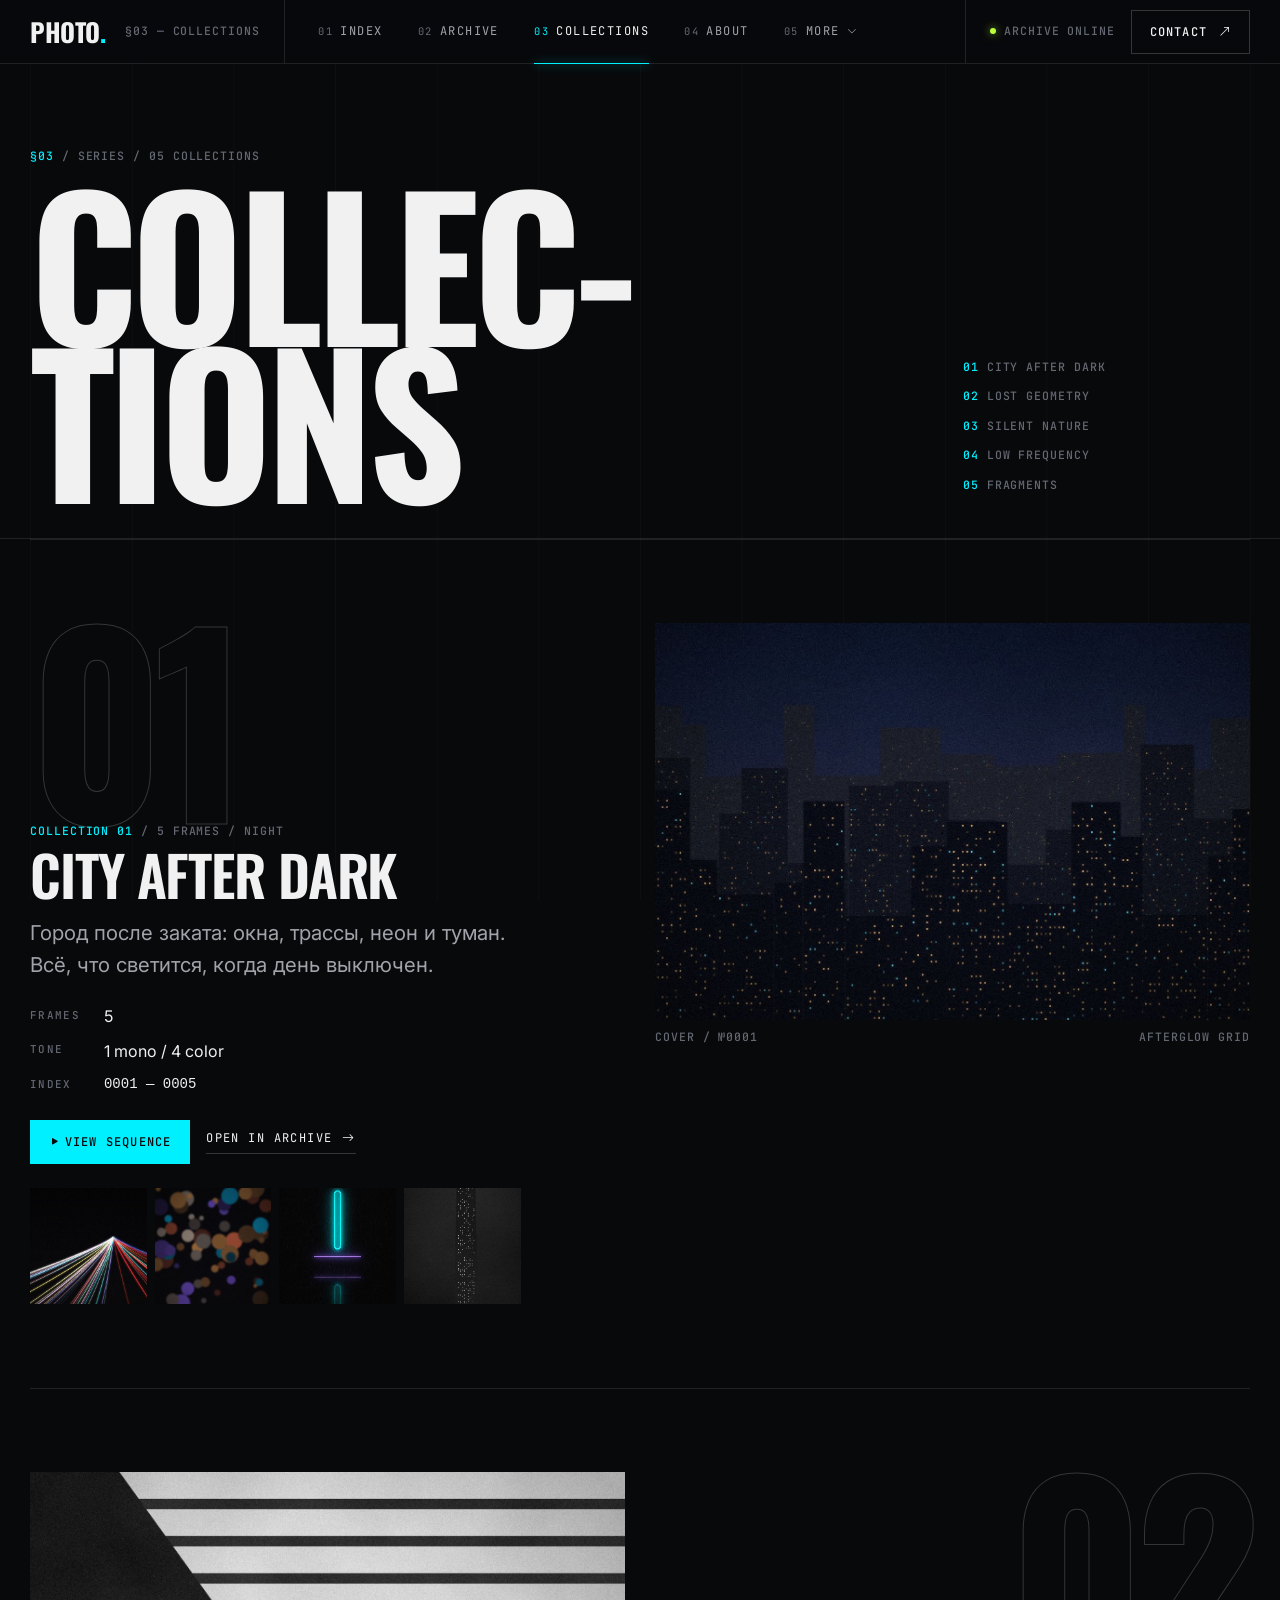
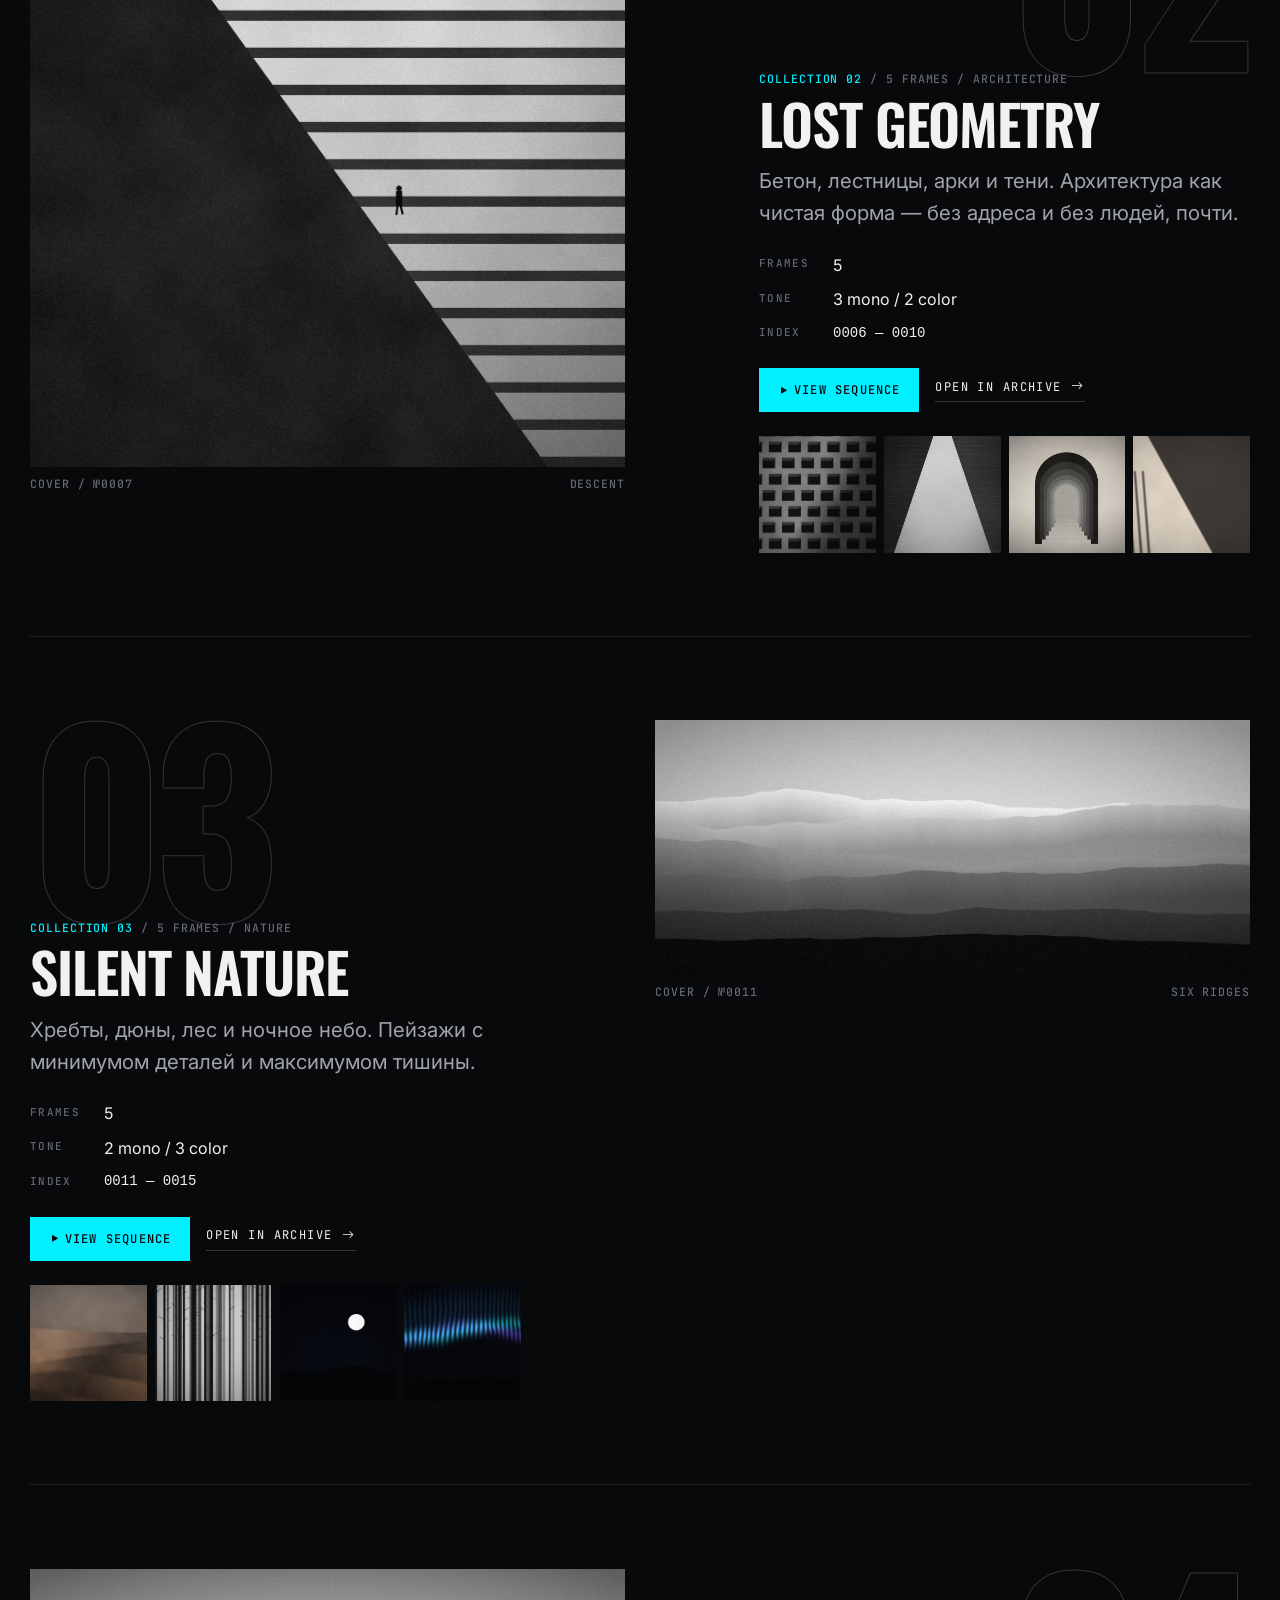
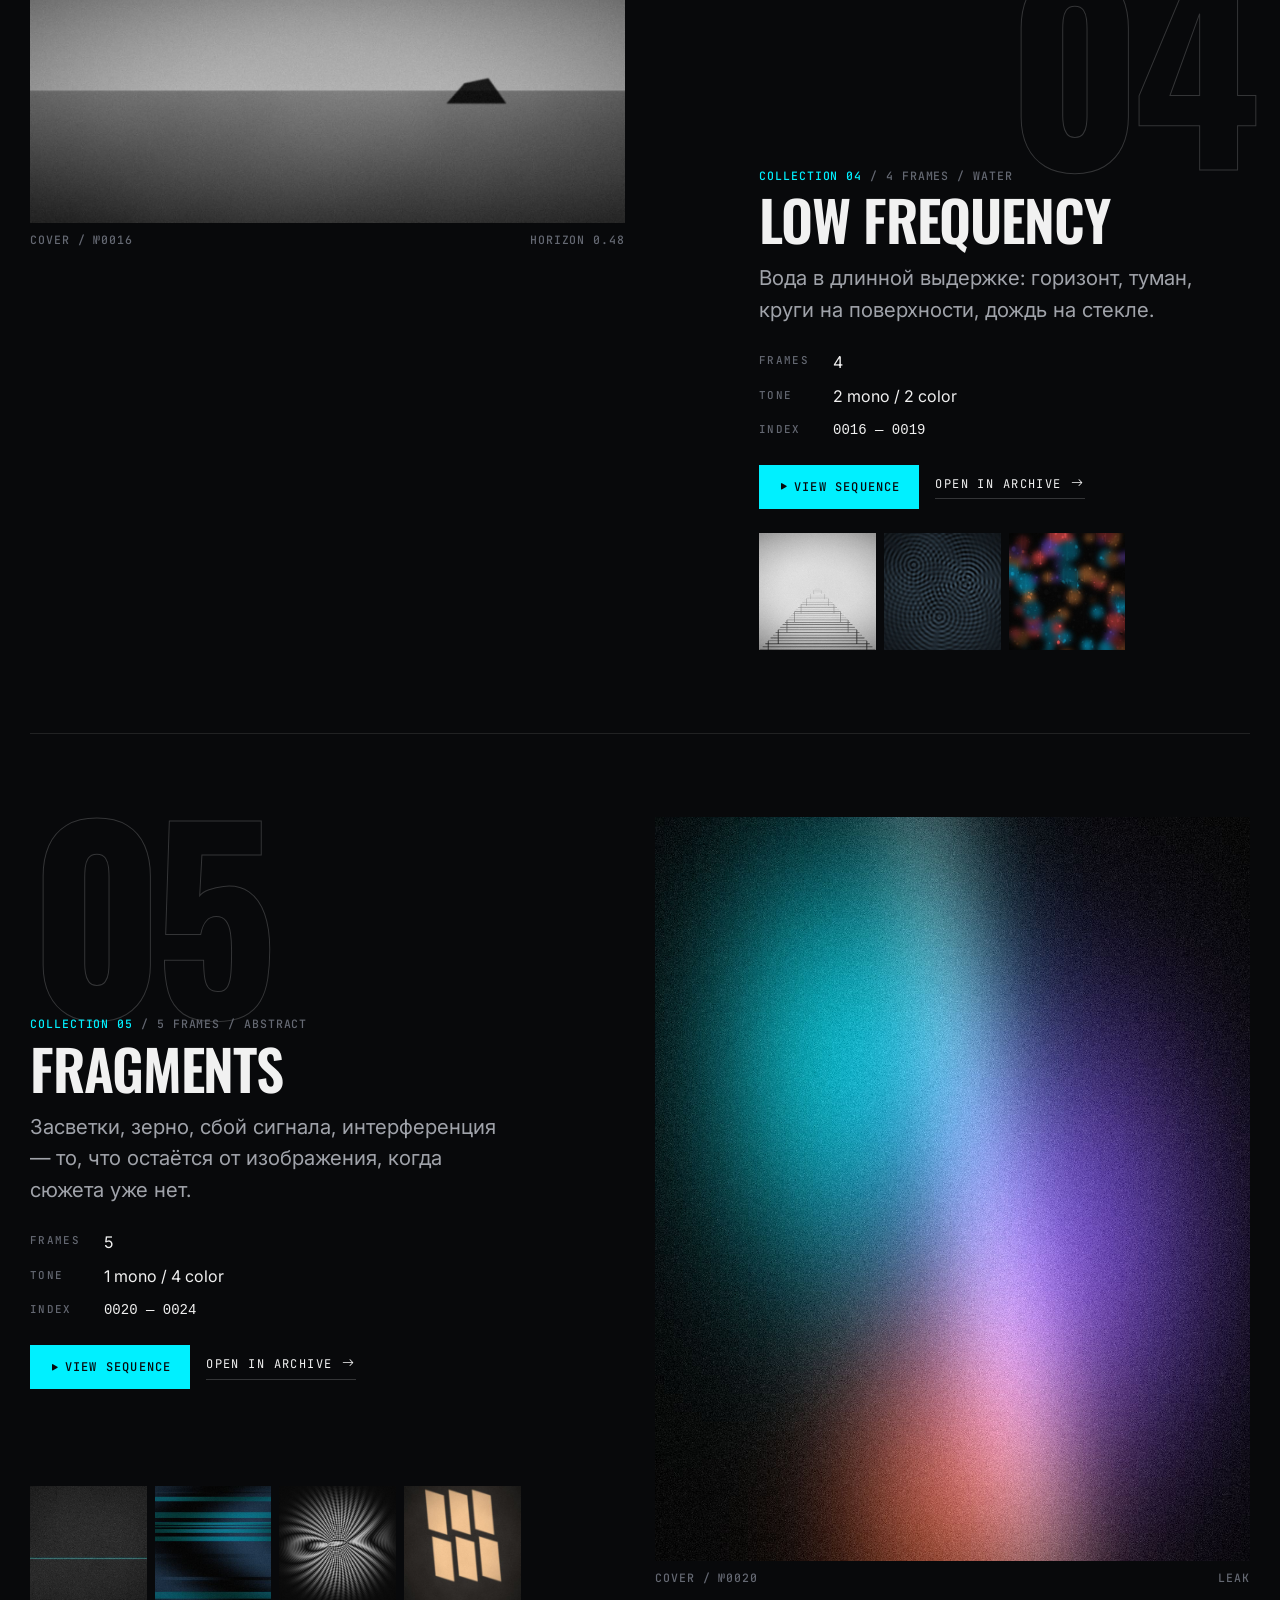
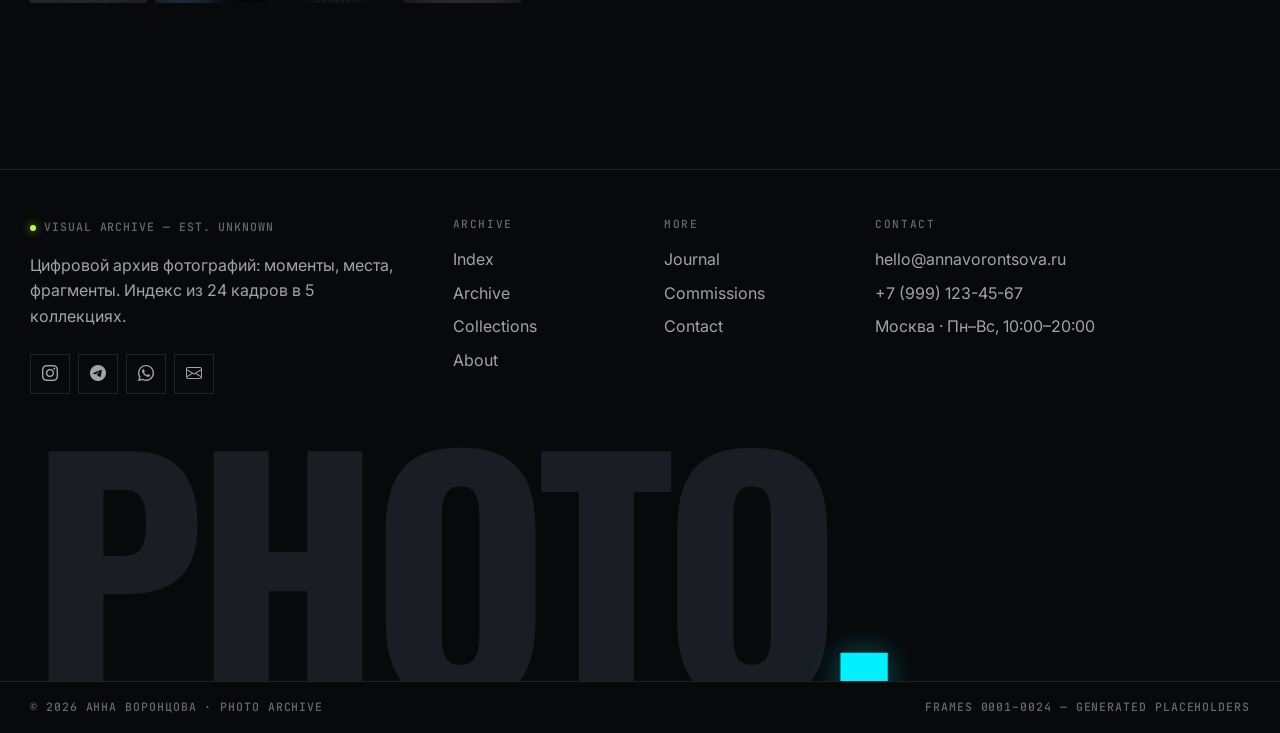
<file: site/collections.html>
<!DOCTYPE html>
<html lang="ru" data-bs-theme="dark">
<head>
  <meta charset="UTF-8">
  <meta name="viewport" content="width=device-width, initial-scale=1">
  <meta name="description" content="Пять коллекций архива PHOTO.: City After Dark, Lost Geometry, Silent Nature, Low Frequency, Fragments.">
  <meta name="theme-color" content="#08090b">
  <meta property="og:title" content="Collections — PHOTO. Visual Archive">
  <meta property="og:description" content="Пять коллекций архива PHOTO.: City After Dark, Lost Geometry, Silent Nature, Low Frequency, Fragments.">
  <meta property="og:type" content="website">
  <meta property="og:image" content="images/archive/0004-1280.jpg">
  <title>Collections — PHOTO. Visual Archive</title>
  <link rel="icon" href="images/favicon.svg" type="image/svg+xml">
  <link rel="preconnect" href="https://fonts.googleapis.com">
  <link rel="preconnect" href="https://fonts.gstatic.com" crossorigin>
  <link rel="stylesheet" href="https://fonts.googleapis.com/css2?family=Cormorant+Garamond:ital,wght@1,500&family=Inter:wght@400;500;600&family=JetBrains+Mono:wght@400;500&family=Oswald:wght@500;600;700&display=swap">
  <link rel="stylesheet" href="https://cdn.jsdelivr.net/npm/bootstrap@5.3.3/dist/css/bootstrap.min.css" integrity="sha384-QWTKZyjpPEjISv5WaRU9OFeRpok6YctnYmDr5pNlyT2bRjXh0JMhjY6hW+ALEwIH" crossorigin="anonymous">
  <link rel="stylesheet" href="https://cdn.jsdelivr.net/npm/bootstrap-icons@1.11.3/font/bootstrap-icons.min.css">
  <link rel="stylesheet" href="css/styles.css">
  <link rel="stylesheet" href="css/layout.css">
  <link rel="stylesheet" href="css/gallery.css">
  <link rel="stylesheet" href="css/components.css">
  <link rel="stylesheet" href="css/responsive.css">
  <script>document.documentElement.classList.add('js');</script>
</head>
<body data-page="collections">
  <a class="visually-hidden-focusable" href="#main">К содержанию</a>
  <div class="grid-lines" aria-hidden="true"></div>

  <header class="px-header">
    <nav class="navbar navbar-expand-lg h-100" aria-label="Основная навигация">
      <div class="container-px">
        <div class="zone zone-brand">
          <a class="px-logo" href="index.html" aria-label="PHOTO. — на главную">PHOTO<span class="dot">.</span></a>
          <span class="meta">§03 — Collections</span>
        </div>
        <button class="btn btn-ghost menu-toggle d-lg-none ms-auto" type="button" data-bs-toggle="offcanvas" data-bs-target="#siteMenu" aria-controls="siteMenu">Menu <span class="text-cyan">+</span></button>
        <div class="offcanvas offcanvas-end px-offcanvas" tabindex="-1" id="siteMenu" aria-labelledby="siteMenuLabel">
          <div class="offcanvas-header">
            <a class="px-logo" href="index.html" id="siteMenuLabel">PHOTO<span class="dot">.</span></a>
            <button type="button" class="btn btn-ghost menu-toggle" data-bs-dismiss="offcanvas" aria-label="Закрыть меню">Close <span class="text-cyan">×</span></button>
          </div>
          <div class="offcanvas-body p-lg-0 d-lg-flex flex-lg-row align-items-lg-stretch flex-grow-1">
            <ul class="navbar-nav px-nav ps-lg-3 me-lg-auto">
              <li class="nav-item"><a class="nav-link" href="index.html"><span class="n">01</span>Index</a></li>
              <li class="nav-item"><a class="nav-link" href="portfolio.html"><span class="n">02</span>Archive</a></li>
              <li class="nav-item"><a class="nav-link active" href="collections.html" aria-current="page"><span class="n">03</span>Collections</a></li>
              <li class="nav-item"><a class="nav-link" href="about.html"><span class="n">04</span>About</a></li>
              <li class="nav-item dropdown"><a class="nav-link dropdown-toggle" href="#" role="button" data-bs-toggle="dropdown" aria-expanded="false"><span class="n">05</span>More <i class="bi bi-chevron-down" aria-hidden="true"></i></a><ul class="dropdown-menu"><li><h2 class="dropdown-header">Также в архиве</h2></li><li><a class="dropdown-item" href="blog.html">Journal <span class="meta">Записи</span></a></li><li><a class="dropdown-item" href="services.html">Commissions <span class="meta">Съёмки на заказ</span></a></li></ul></li>
            </ul>
            <div class="zone zone-status">
              <span class="meta d-flex align-items-center gap-2" tabindex="0" data-bs-toggle="tooltip" data-bs-placement="bottom" data-bs-title="24 кадров · 5 коллекций · индекс обновлён при сборке"><span class="status-dot"></span>Archive online</span>
              <a class="btn btn-px" href="contact.html">Contact <i class="bi bi-arrow-up-right ms-1" aria-hidden="true"></i></a>
            </div>
          </div>
        </div>
      </div>
    </nav>
  </header>

  <main id="main">
<header class="page-head container-px">
      <div class="row align-items-end g-4">
        <div class="col-lg-9">
          <p class="meta mb-3"><span class="text-cyan">§03</span> / Series / 05 collections</p>
          <h1 class="display-word" data-fit>Collec&shy;tions</h1>
        </div>
        <div class="col-lg-3">
          <nav aria-label="Коллекции">
            <ul class="list-unstyled mb-0 d-grid gap-1">
              <li><a class="meta" href="#after-dark"><span class="text-cyan">01</span> City After Dark</a></li>
              <li><a class="meta" href="#lost-geometry"><span class="text-cyan">02</span> Lost Geometry</a></li>
              <li><a class="meta" href="#silent-nature"><span class="text-cyan">03</span> Silent Nature</a></li>
              <li><a class="meta" href="#low-frequency"><span class="text-cyan">04</span> Low Frequency</a></li>
              <li><a class="meta" href="#fragments"><span class="text-cyan">05</span> Fragments</a></li>
            </ul>
          </nav>
        </div>
      </div>
    </header>

    <div class="container-px">
      
      <section class="coll-row reveal" id="after-dark" aria-labelledby="c-after-dark-title" data-layout="a">
        
          <div class="coll-text ">
            <div class="coll-num" aria-hidden="true">01</div>
            <p class="meta mt-3 mb-2"><span class="text-cyan">COLLECTION 01</span> / 5 FRAMES / NIGHT</p>
            <h2 class="coll-title" id="c-after-dark-title">City After Dark</h2>
            <p class="lead mt-3">Город после заката: окна, трассы, неон и туман. Всё, что светится, когда день выключен.</p>
            <dl class="spec my-4">
              <dt>Frames</dt><dd>5</dd>
              <dt>Tone</dt><dd>1 mono / 4 color</dd>
              <dt>Index</dt><dd class="font-monospace small">0001 — 0005</dd>
            </dl>
            <div class="d-flex flex-wrap gap-3 align-items-center">
              <button type="button" class="btn btn-cyan" data-play="after-dark"><i class="bi bi-play-fill me-1" aria-hidden="true"></i>View sequence</button>
              <a class="link-arrow" href="portfolio.html?collection=after-dark">Open in archive <i class="bi bi-arrow-right" aria-hidden="true"></i></a>
            </div>
          </div>
        
          <div class="coll-cover">
            <button type="button" class="tile " data-photo="0001" data-seq="after-dark" aria-label="Открыть кадр 0001: AFTERGLOW GRID"><div class="frame " style="--ar: 2000 / 1333; --ph: #101320"><img src="images/archive/0001-1280.jpg" srcset="images/archive/0001-640.jpg 640w, images/archive/0001-1280.jpg 1280w, images/archive/0001-2000.jpg 2000w" sizes="(min-width: 992px) 55vw, 100vw" width="2000" height="1333" alt="Окна, которые ещё не спят. Город после полуночи, собранный из сотен светящихся ячеек." loading="lazy" decoding="async"></div><span class="tile-id meta">№0001</span><span class="tile-cap"><span class="t">AFTERGLOW GRID</span><span class="meta">NIGHT · 3:2 · COLOR</span></span></button>
            <p class="meta mt-2 d-flex justify-content-between"><span>COVER / №0001</span><span>AFTERGLOW GRID</span></p>
          </div>
        <div class="coll-thumbs"><div><button type="button" class="tile tile--quiet" data-photo="0002" data-seq="after-dark" aria-label="Открыть кадр 0002: VECTOR / A-12"><div class="frame " style="--ar: 2000 / 1125; --ph: #1a1618"><img src="images/archive/0002-1280.jpg" srcset="images/archive/0002-640.jpg 640w, images/archive/0002-1280.jpg 1280w, images/archive/0002-2000.jpg 2000w" sizes="(min-width: 992px) 12vw, 45vw" width="2000" height="1125" alt="Длинная выдержка: трасса превращается в линии красного и белого света." loading="lazy" decoding="async"></div><span class="tile-id meta">№0002</span><span class="tile-cap"><span class="t">VECTOR / A-12</span><span class="meta">NIGHT · 16:9 · COLOR</span></span></button></div><div><button type="button" class="tile tile--quiet" data-photo="0003" data-seq="after-dark" aria-label="Открыть кадр 0003: SOFT CURRENCY"><div class="frame " style="--ar: 1600 / 2000; --ph: #1c181b"><img src="images/archive/0003-1280.jpg" srcset="images/archive/0003-640.jpg 512w, images/archive/0003-1280.jpg 1024w, images/archive/0003-2000.jpg 1600w" sizes="(min-width: 992px) 12vw, 45vw" width="1600" height="2000" alt="Полный расфокус. От города остаются только круги света." loading="lazy" decoding="async"></div><span class="tile-id meta">№0003</span><span class="tile-cap"><span class="t">SOFT CURRENCY</span><span class="meta">NIGHT · 4:5 · COLOR</span></span></button></div><div><button type="button" class="tile tile--quiet" data-photo="0004" data-seq="after-dark" aria-label="Открыть кадр 0004: CYAN TUBE"><div class="frame " style="--ar: 1333 / 2000; --ph: #081012"><img src="images/archive/0004-1280.jpg" srcset="images/archive/0004-640.jpg 427w, images/archive/0004-1280.jpg 853w, images/archive/0004-2000.jpg 1333w" sizes="(min-width: 992px) 12vw, 45vw" width="1333" height="2000" alt="Неоновый знак под дождём и его отражение на мокром асфальте." loading="lazy" decoding="async"></div><span class="tile-id meta">№0004</span><span class="tile-cap"><span class="t">CYAN TUBE</span><span class="meta">NIGHT · 2:3 · COLOR</span></span></button></div><div><button type="button" class="tile tile--quiet" data-photo="0005" data-seq="after-dark" aria-label="Открыть кадр 0005: RED BEACON"><div class="frame " style="--ar: 1333 / 2000; --ph: #1c1c1c"><img src="images/archive/0005-1280.jpg" srcset="images/archive/0005-640.jpg 427w, images/archive/0005-1280.jpg 853w, images/archive/0005-2000.jpg 1333w" sizes="(min-width: 992px) 12vw, 45vw" width="1333" height="2000" alt="Башня в тумане. Одна красная точка на вершине." loading="lazy" decoding="async"></div><span class="tile-id meta">№0005</span><span class="tile-cap"><span class="t">RED BEACON</span><span class="meta">NIGHT · 2:3 · MONO</span></span></button></div></div>
      </section>

      <section class="coll-row reveal" id="lost-geometry" aria-labelledby="c-lost-geometry-title" data-layout="b">
        
          <div class="coll-text coll-text--right">
            <div class="coll-num" aria-hidden="true">02</div>
            <p class="meta mt-3 mb-2"><span class="text-cyan">COLLECTION 02</span> / 5 FRAMES / ARCHITECTURE</p>
            <h2 class="coll-title" id="c-lost-geometry-title">Lost Geometry</h2>
            <p class="lead mt-3">Бетон, лестницы, арки и тени. Архитектура как чистая форма — без адреса и без людей, почти.</p>
            <dl class="spec my-4">
              <dt>Frames</dt><dd>5</dd>
              <dt>Tone</dt><dd>3 mono / 2 color</dd>
              <dt>Index</dt><dd class="font-monospace small">0006 — 0010</dd>
            </dl>
            <div class="d-flex flex-wrap gap-3 align-items-center">
              <button type="button" class="btn btn-cyan" data-play="lost-geometry"><i class="bi bi-play-fill me-1" aria-hidden="true"></i>View sequence</button>
              <a class="link-arrow" href="portfolio.html?collection=lost-geometry">Open in archive <i class="bi bi-arrow-right" aria-hidden="true"></i></a>
            </div>
          </div>
        
          <div class="coll-cover">
            <button type="button" class="tile " data-photo="0007" data-seq="lost-geometry" aria-label="Открыть кадр 0007: DESCENT"><div class="frame " style="--ar: 2000 / 2000; --ph: #575757"><img src="images/archive/0007-1280.jpg" srcset="images/archive/0007-640.jpg 640w, images/archive/0007-1280.jpg 1280w, images/archive/0007-2000.jpg 2000w" sizes="(min-width: 992px) 55vw, 100vw" width="2000" height="2000" alt="Лестница, одинокая фигура и диагональ, которая держит весь кадр." loading="lazy" decoding="async"></div><span class="tile-id meta">№0007</span><span class="tile-cap"><span class="t">DESCENT</span><span class="meta">ARCHITECTURE · 1:1 · MONO</span></span></button>
            <p class="meta mt-2 d-flex justify-content-between"><span>COVER / №0007</span><span>DESCENT</span></p>
          </div>
        <div class="coll-thumbs"><div><button type="button" class="tile tile--quiet" data-photo="0006" data-seq="lost-geometry" aria-label="Открыть кадр 0006: CELL BLOCK"><div class="frame " style="--ar: 1600 / 2000; --ph: #3b3b3b"><img src="images/archive/0006-1280.jpg" srcset="images/archive/0006-640.jpg 512w, images/archive/0006-1280.jpg 1024w, images/archive/0006-2000.jpg 1600w" sizes="(min-width: 992px) 12vw, 45vw" width="1600" height="2000" alt="Бетонный фасад как таблица: ряды, ячейки и косая тень." loading="lazy" decoding="async"></div><span class="tile-id meta">№0006</span><span class="tile-cap"><span class="t">CELL BLOCK</span><span class="meta">ARCHITECTURE · 4:5 · MONO</span></span></button></div><div><button type="button" class="tile tile--quiet" data-photo="0008" data-seq="lost-geometry" aria-label="Открыть кадр 0008: VERTICAL FIELD"><div class="frame " style="--ar: 1333 / 2000; --ph: #686868"><img src="images/archive/0008-1280.jpg" srcset="images/archive/0008-640.jpg 427w, images/archive/0008-1280.jpg 853w, images/archive/0008-2000.jpg 1333w" sizes="(min-width: 992px) 12vw, 45vw" width="1333" height="2000" alt="Взгляд вверх между двумя корпусами. Небо — узкая полоса." loading="lazy" decoding="async"></div><span class="tile-id meta">№0008</span><span class="tile-cap"><span class="t">VERTICAL FIELD</span><span class="meta">ARCHITECTURE · 2:3 · MONO</span></span></button></div><div><button type="button" class="tile tile--quiet" data-photo="0009" data-seq="lost-geometry" aria-label="Открыть кадр 0009: SEVEN PORTALS"><div class="frame " style="--ar: 2000 / 1333; --ph: #97928a"><img src="images/archive/0009-1280.jpg" srcset="images/archive/0009-640.jpg 640w, images/archive/0009-1280.jpg 1280w, images/archive/0009-2000.jpg 2000w" sizes="(min-width: 992px) 12vw, 45vw" width="2000" height="1333" alt="Семь арок уходят вглубь, каждая на тон темнее предыдущей." loading="lazy" decoding="async"></div><span class="tile-id meta">№0009</span><span class="tile-cap"><span class="t">SEVEN PORTALS</span><span class="meta">ARCHITECTURE · 3:2 · COLOR</span></span></button></div><div><button type="button" class="tile tile--quiet" data-photo="0010" data-seq="lost-geometry" aria-label="Открыть кадр 0010: NOON, WALL"><div class="frame " style="--ar: 2000 / 1333; --ph: #736d65"><img src="images/archive/0010-1280.jpg" srcset="images/archive/0010-640.jpg 640w, images/archive/0010-1280.jpg 1280w, images/archive/0010-2000.jpg 2000w" sizes="(min-width: 992px) 12vw, 45vw" width="2000" height="1333" alt="Полдень. Тень режет стену пополам." loading="lazy" decoding="async"></div><span class="tile-id meta">№0010</span><span class="tile-cap"><span class="t">NOON, WALL</span><span class="meta">ARCHITECTURE · 3:2 · COLOR</span></span></button></div></div>
      </section>

      <section class="coll-row reveal" id="silent-nature" aria-labelledby="c-silent-nature-title" data-layout="a">
        
          <div class="coll-text ">
            <div class="coll-num" aria-hidden="true">03</div>
            <p class="meta mt-3 mb-2"><span class="text-cyan">COLLECTION 03</span> / 5 FRAMES / NATURE</p>
            <h2 class="coll-title" id="c-silent-nature-title">Silent Nature</h2>
            <p class="lead mt-3">Хребты, дюны, лес и ночное небо. Пейзажи с минимумом деталей и максимумом тишины.</p>
            <dl class="spec my-4">
              <dt>Frames</dt><dd>5</dd>
              <dt>Tone</dt><dd>2 mono / 3 color</dd>
              <dt>Index</dt><dd class="font-monospace small">0011 — 0015</dd>
            </dl>
            <div class="d-flex flex-wrap gap-3 align-items-center">
              <button type="button" class="btn btn-cyan" data-play="silent-nature"><i class="bi bi-play-fill me-1" aria-hidden="true"></i>View sequence</button>
              <a class="link-arrow" href="portfolio.html?collection=silent-nature">Open in archive <i class="bi bi-arrow-right" aria-hidden="true"></i></a>
            </div>
          </div>
        
          <div class="coll-cover">
            <button type="button" class="tile " data-photo="0011" data-seq="silent-nature" aria-label="Открыть кадр 0011: SIX RIDGES"><div class="frame " style="--ar: 2000 / 857; --ph: #7b7b7b"><img src="images/archive/0011-1280.jpg" srcset="images/archive/0011-640.jpg 640w, images/archive/0011-1280.jpg 1280w, images/archive/0011-2000.jpg 2000w" sizes="(min-width: 992px) 55vw, 100vw" width="2000" height="857" alt="Шесть хребтов в дымке — каждый следующий светлее." loading="lazy" decoding="async"></div><span class="tile-id meta">№0011</span><span class="tile-cap"><span class="t">SIX RIDGES</span><span class="meta">NATURE · 21:9 · MONO</span></span></button>
            <p class="meta mt-2 d-flex justify-content-between"><span>COVER / №0011</span><span>SIX RIDGES</span></p>
          </div>
        <div class="coll-thumbs"><div><button type="button" class="tile tile--quiet" data-photo="0012" data-seq="silent-nature" aria-label="Открыть кадр 0012: WIND COPY"><div class="frame " style="--ar: 2000 / 1333; --ph: #5c4d42"><img src="images/archive/0012-1280.jpg" srcset="images/archive/0012-640.jpg 640w, images/archive/0012-1280.jpg 1280w, images/archive/0012-2000.jpg 2000w" sizes="(min-width: 992px) 12vw, 45vw" width="2000" height="1333" alt="Ветер переписывает дюны слой за слоем." loading="lazy" decoding="async"></div><span class="tile-id meta">№0012</span><span class="tile-cap"><span class="t">WIND COPY</span><span class="meta">NATURE · 3:2 · COLOR</span></span></button></div><div><button type="button" class="tile tile--quiet" data-photo="0013" data-seq="silent-nature" aria-label="Открыть кадр 0013: THIN FOREST"><div class="frame " style="--ar: 1600 / 2000; --ph: #676767"><img src="images/archive/0013-1280.jpg" srcset="images/archive/0013-640.jpg 512w, images/archive/0013-1280.jpg 1024w, images/archive/0013-2000.jpg 1600w" sizes="(min-width: 992px) 12vw, 45vw" width="1600" height="2000" alt="Лес в тумане: стволы теряют плотность по мере удаления." loading="lazy" decoding="async"></div><span class="tile-id meta">№0013</span><span class="tile-cap"><span class="t">THIN FOREST</span><span class="meta">NATURE · 4:5 · MONO</span></span></button></div><div><button type="button" class="tile tile--quiet" data-photo="0014" data-seq="silent-nature" aria-label="Открыть кадр 0014: HIGH MOON"><div class="frame " style="--ar: 2000 / 2000; --ph: #0a0b0f"><img src="images/archive/0014-1280.jpg" srcset="images/archive/0014-640.jpg 640w, images/archive/0014-1280.jpg 1280w, images/archive/0014-2000.jpg 2000w" sizes="(min-width: 992px) 12vw, 45vw" width="2000" height="2000" alt="Луна над тёмным хребтом. Почти пустой кадр." loading="lazy" decoding="async"></div><span class="tile-id meta">№0014</span><span class="tile-cap"><span class="t">HIGH MOON</span><span class="meta">NATURE · 1:1 · COLOR</span></span></button></div><div><button type="button" class="tile tile--quiet" data-photo="0015" data-seq="silent-nature" aria-label="Открыть кадр 0015: POLAR NOISE"><div class="frame " style="--ar: 2000 / 1125; --ph: #0b131d"><img src="images/archive/0015-1280.jpg" srcset="images/archive/0015-640.jpg 640w, images/archive/0015-1280.jpg 1280w, images/archive/0015-2000.jpg 2000w" sizes="(min-width: 992px) 12vw, 45vw" width="2000" height="1125" alt="Полярное сияние над чёрной линией гор." loading="lazy" decoding="async"></div><span class="tile-id meta">№0015</span><span class="tile-cap"><span class="t">POLAR NOISE</span><span class="meta">NATURE · 16:9 · COLOR</span></span></button></div></div>
      </section>

      <section class="coll-row reveal" id="low-frequency" aria-labelledby="c-low-frequency-title" data-layout="b">
        
          <div class="coll-text coll-text--right">
            <div class="coll-num" aria-hidden="true">04</div>
            <p class="meta mt-3 mb-2"><span class="text-cyan">COLLECTION 04</span> / 4 FRAMES / WATER</p>
            <h2 class="coll-title" id="c-low-frequency-title">Low Frequency</h2>
            <p class="lead mt-3">Вода в длинной выдержке: горизонт, туман, круги на поверхности, дождь на стекле.</p>
            <dl class="spec my-4">
              <dt>Frames</dt><dd>4</dd>
              <dt>Tone</dt><dd>2 mono / 2 color</dd>
              <dt>Index</dt><dd class="font-monospace small">0016 — 0019</dd>
            </dl>
            <div class="d-flex flex-wrap gap-3 align-items-center">
              <button type="button" class="btn btn-cyan" data-play="low-frequency"><i class="bi bi-play-fill me-1" aria-hidden="true"></i>View sequence</button>
              <a class="link-arrow" href="portfolio.html?collection=low-frequency">Open in archive <i class="bi bi-arrow-right" aria-hidden="true"></i></a>
            </div>
          </div>
        
          <div class="coll-cover">
            <button type="button" class="tile " data-photo="0016" data-seq="low-frequency" aria-label="Открыть кадр 0016: HORIZON 0.48"><div class="frame " style="--ar: 2000 / 857; --ph: #707070"><img src="images/archive/0016-1280.jpg" srcset="images/archive/0016-640.jpg 640w, images/archive/0016-1280.jpg 1280w, images/archive/0016-2000.jpg 2000w" sizes="(min-width: 992px) 55vw, 100vw" width="2000" height="857" alt="Длинная выдержка стирает волны. Остаются горизонт и камень." loading="lazy" decoding="async"></div><span class="tile-id meta">№0016</span><span class="tile-cap"><span class="t">HORIZON 0.48</span><span class="meta">WATER · 21:9 · MONO</span></span></button>
            <p class="meta mt-2 d-flex justify-content-between"><span>COVER / №0016</span><span>HORIZON 0.48</span></p>
          </div>
        <div class="coll-thumbs"><div><button type="button" class="tile tile--quiet" data-photo="0017" data-seq="low-frequency" aria-label="Открыть кадр 0017: PIER INTO WHITE"><div class="frame " style="--ar: 2000 / 1333; --ph: #b9b9b9"><img src="images/archive/0017-1280.jpg" srcset="images/archive/0017-640.jpg 640w, images/archive/0017-1280.jpg 1280w, images/archive/0017-2000.jpg 2000w" sizes="(min-width: 992px) 12vw, 45vw" width="2000" height="1333" alt="Пирс уходит в туман и растворяется на середине кадра." loading="lazy" decoding="async"></div><span class="tile-id meta">№0017</span><span class="tile-cap"><span class="t">PIER INTO WHITE</span><span class="meta">WATER · 3:2 · MONO</span></span></button></div><div><button type="button" class="tile tile--quiet" data-photo="0018" data-seq="low-frequency" aria-label="Открыть кадр 0018: CONCENTRIC"><div class="frame " style="--ar: 2000 / 2000; --ph: #1d262d"><img src="images/archive/0018-1280.jpg" srcset="images/archive/0018-640.jpg 640w, images/archive/0018-1280.jpg 1280w, images/archive/0018-2000.jpg 2000w" sizes="(min-width: 992px) 12vw, 45vw" width="2000" height="2000" alt="Круги на тёмной воде, снятые сверху." loading="lazy" decoding="async"></div><span class="tile-id meta">№0018</span><span class="tile-cap"><span class="t">CONCENTRIC</span><span class="meta">WATER · 1:1 · COLOR</span></span></button></div><div><button type="button" class="tile tile--quiet" data-photo="0019" data-seq="low-frequency" aria-label="Открыть кадр 0019: WINDOW, RAIN"><div class="frame " style="--ar: 1600 / 2000; --ph: #222024"><img src="images/archive/0019-1280.jpg" srcset="images/archive/0019-640.jpg 512w, images/archive/0019-1280.jpg 1024w, images/archive/0019-2000.jpg 1600w" sizes="(min-width: 992px) 12vw, 45vw" width="1600" height="2000" alt="Капли на стекле, за ним — размытые огни." loading="lazy" decoding="async"></div><span class="tile-id meta">№0019</span><span class="tile-cap"><span class="t">WINDOW, RAIN</span><span class="meta">WATER · 4:5 · COLOR</span></span></button></div></div>
      </section>

      <section class="coll-row reveal" id="fragments" aria-labelledby="c-fragments-title" data-layout="a">
        
          <div class="coll-text ">
            <div class="coll-num" aria-hidden="true">05</div>
            <p class="meta mt-3 mb-2"><span class="text-cyan">COLLECTION 05</span> / 5 FRAMES / ABSTRACT</p>
            <h2 class="coll-title" id="c-fragments-title">Fragments</h2>
            <p class="lead mt-3">Засветки, зерно, сбой сигнала, интерференция — то, что остаётся от изображения, когда сюжета уже нет.</p>
            <dl class="spec my-4">
              <dt>Frames</dt><dd>5</dd>
              <dt>Tone</dt><dd>1 mono / 4 color</dd>
              <dt>Index</dt><dd class="font-monospace small">0020 — 0024</dd>
            </dl>
            <div class="d-flex flex-wrap gap-3 align-items-center">
              <button type="button" class="btn btn-cyan" data-play="fragments"><i class="bi bi-play-fill me-1" aria-hidden="true"></i>View sequence</button>
              <a class="link-arrow" href="portfolio.html?collection=fragments">Open in archive <i class="bi bi-arrow-right" aria-hidden="true"></i></a>
            </div>
          </div>
        
          <div class="coll-cover">
            <button type="button" class="tile " data-photo="0020" data-seq="fragments" aria-label="Открыть кадр 0020: LEAK"><div class="frame " style="--ar: 1600 / 2000; --ph: #3b4964"><img src="images/archive/0020-1280.jpg" srcset="images/archive/0020-640.jpg 512w, images/archive/0020-1280.jpg 1024w, images/archive/0020-2000.jpg 1600w" sizes="(min-width: 992px) 55vw, 100vw" width="1600" height="2000" alt="Засветка плёнки: cyan, фиолетовый и тёплый край." loading="lazy" decoding="async"></div><span class="tile-id meta">№0020</span><span class="tile-cap"><span class="t">LEAK</span><span class="meta">ABSTRACT · 4:5 · COLOR</span></span></button>
            <p class="meta mt-2 d-flex justify-content-between"><span>COVER / №0020</span><span>LEAK</span></p>
          </div>
        <div class="coll-thumbs"><div><button type="button" class="tile tile--quiet" data-photo="0021" data-seq="fragments" aria-label="Открыть кадр 0021: 0.618"><div class="frame " style="--ar: 2000 / 1333; --ph: #262727"><img src="images/archive/0021-1280.jpg" srcset="images/archive/0021-640.jpg 640w, images/archive/0021-1280.jpg 1280w, images/archive/0021-2000.jpg 2000w" sizes="(min-width: 992px) 12vw, 45vw" width="2000" height="1333" alt="Зерно и одна линия на высоте золотого сечения." loading="lazy" decoding="async"></div><span class="tile-id meta">№0021</span><span class="tile-cap"><span class="t">0.618</span><span class="meta">ABSTRACT · 3:2 · COLOR</span></span></button></div><div><button type="button" class="tile tile--quiet" data-photo="0022" data-seq="fragments" aria-label="Открыть кадр 0022: CARRIER LOST"><div class="frame " style="--ar: 2000 / 1125; --ph: #102832"><img src="images/archive/0022-1280.jpg" srcset="images/archive/0022-640.jpg 640w, images/archive/0022-1280.jpg 1280w, images/archive/0022-2000.jpg 2000w" sizes="(min-width: 992px) 12vw, 45vw" width="2000" height="1125" alt="Потерянный сигнал: строки сдвигаются и рвутся." loading="lazy" decoding="async"></div><span class="tile-id meta">№0022</span><span class="tile-cap"><span class="t">CARRIER LOST</span><span class="meta">ABSTRACT · 16:9 · COLOR</span></span></button></div><div><button type="button" class="tile tile--quiet" data-photo="0023" data-seq="fragments" aria-label="Открыть кадр 0023: INTERFERENCE"><div class="frame " style="--ar: 2000 / 2000; --ph: #343434"><img src="images/archive/0023-1280.jpg" srcset="images/archive/0023-640.jpg 640w, images/archive/0023-1280.jpg 1280w, images/archive/0023-2000.jpg 2000w" sizes="(min-width: 992px) 12vw, 45vw" width="2000" height="2000" alt="Две системы кругов накладываются и рождают третью." loading="lazy" decoding="async"></div><span class="tile-id meta">№0023</span><span class="tile-cap"><span class="t">INTERFERENCE</span><span class="meta">ABSTRACT · 1:1 · MONO</span></span></button></div><div><button type="button" class="tile tile--quiet" data-photo="0024" data-seq="fragments" aria-label="Открыть кадр 0024: AFTERNOON FRAME"><div class="frame " style="--ar: 1600 / 2000; --ph: #594c3e"><img src="images/archive/0024-1280.jpg" srcset="images/archive/0024-640.jpg 512w, images/archive/0024-1280.jpg 1024w, images/archive/0024-2000.jpg 1600w" sizes="(min-width: 992px) 12vw, 45vw" width="1600" height="2000" alt="Свет из окна ложится на стену искажённой решёткой." loading="lazy" decoding="async"></div><span class="tile-id meta">№0024</span><span class="tile-cap"><span class="t">AFTERNOON FRAME</span><span class="meta">ABSTRACT · 4:5 · COLOR</span></span></button></div></div>
      </section>
    </div>
  </main>

  <footer class="px-footer">
    <div class="container-px pt-5">
      <div class="row g-4 g-lg-5">
        <div class="col-12 col-lg-4">
          <p class="meta mb-3"><span class="status-dot me-2"></span>Visual archive — est. unknown</p>
          <p class="text-2 mb-4">Цифровой архив фотографий: моменты, места, фрагменты. Индекс из 24 кадров в 5 коллекциях.</p>
          <div class="social d-flex gap-2">
            <a href="https://instagram.com/anna.vorontsova.photo" target="_blank" rel="noopener" aria-label="Instagram" data-bs-toggle="tooltip" data-bs-title="Instagram"><i class="bi bi-instagram" aria-hidden="true"></i></a>
            <a href="https://t.me/anna_vorontsova_photo" target="_blank" rel="noopener" aria-label="Telegram" data-bs-toggle="tooltip" data-bs-title="Telegram"><i class="bi bi-telegram" aria-hidden="true"></i></a>
            <a href="https://wa.me/79991234567" target="_blank" rel="noopener" aria-label="WhatsApp" data-bs-toggle="tooltip" data-bs-title="WhatsApp"><i class="bi bi-whatsapp" aria-hidden="true"></i></a>
            <a href="mailto:hello@annavorontsova.ru" aria-label="Email" data-bs-toggle="tooltip" data-bs-title="Email"><i class="bi bi-envelope" aria-hidden="true"></i></a>
          </div>
        </div>
        <div class="col-6 col-md-4 col-lg-2">
          <h2>Archive</h2>
          <ul>
            <li><a href="index.html">Index</a></li>
            <li><a href="portfolio.html">Archive</a></li>
            <li><a href="collections.html">Collections</a></li>
            <li><a href="about.html">About</a></li>
          </ul>
        </div>
        <div class="col-6 col-md-4 col-lg-2">
          <h2>More</h2>
          <ul>
            <li><a href="blog.html">Journal</a></li>
            <li><a href="services.html">Commissions</a></li>
            <li><a href="contact.html">Contact</a></li>
          </ul>
        </div>
        <div class="col-12 col-md-4 col-lg-4">
          <h2>Contact</h2>
          <ul>
            <li><a href="mailto:hello@annavorontsova.ru">hello@annavorontsova.ru</a></li>
            <li><a href="tel:+79991234567">+7 (999) 123-45-67</a></li>
            <li><span class="text-2">Москва · Пн–Вс, 10:00–20:00</span></li>
          </ul>
        </div>
      </div>
    </div>
    <div class="container-px overflow-hidden" aria-hidden="true">
      <p class="display-word footer-word mt-5 mb-0" data-fit>PHOTO<span class="dot">.</span></p>
    </div>
    <div class="footer-bottom">
      <div class="container-px py-3 d-flex flex-column flex-md-row justify-content-between gap-2">
        <span class="meta">© <span data-year>2026</span> Анна Воронцова · Photo archive</span>
        <span class="meta">Frames 0001–0024 — generated placeholders</span>
      </div>
    </div>
  </footer>

  <!-- Fullscreen photo viewer (Bootstrap modal) -->
  <div class="modal fade viewer" id="viewer" tabindex="-1" aria-labelledby="viewerTitle" aria-hidden="true">
    <div class="modal-dialog modal-fullscreen">
      <div class="modal-content">
        <div class="viewer-bar">
          <div class="d-flex align-items-center gap-3 gap-md-4 min-w-0">
            <span class="viewer-counter" aria-live="polite"><span class="cur" data-v="pos">01</span> / <span data-v="total">24</span></span>
            <span class="meta d-none d-sm-inline">Archive / <b data-v="id">0001</b></span>
            <span class="badge-px is-cyan" data-v="category">NIGHT</span>
          </div>
          <div class="d-flex align-items-center gap-2">
            <span class="meta kbd-hint d-none d-lg-inline me-2"><kbd>←</kbd> <kbd>→</kbd> navigate · <kbd>Esc</kbd> close</span>
            <button type="button" class="btn btn-px btn-square" data-v-info data-bs-toggle="popover" data-bs-placement="bottom" data-bs-title="Frame record" data-bs-content="—" aria-label="Технические данные кадра"><i class="bi bi-info-lg" aria-hidden="true"></i></button>
            <button type="button" class="btn btn-px btn-square" data-bs-dismiss="modal" aria-label="Закрыть просмотр"><i class="bi bi-x-lg" aria-hidden="true"></i></button>
          </div>
        </div>
        <div class="viewer-stage">
          <button type="button" class="btn btn-px btn-square viewer-nav prev" data-v-prev aria-label="Предыдущий кадр"><i class="bi bi-arrow-left" aria-hidden="true"></i></button>
          <img class="viewer-img" data-v="img" alt="" draggable="false">
          <button type="button" class="btn btn-px btn-square viewer-nav next" data-v-next aria-label="Следующий кадр"><i class="bi bi-arrow-right" aria-hidden="true"></i></button>
          <span class="viewer-loading meta">Scanning frame…</span>
        </div>
        <div class="viewer-bar bottom">
          <div>
            <span class="meta" data-v="collection">Collection</span>
            <h2 class="viewer-title" id="viewerTitle" data-v="title">Title</h2>
            <p class="viewer-text" data-v="text"></p>
          </div>
          <dl class="viewer-specs meta mb-0">
            <dt>Format</dt><dd data-v="format">—</dd>
            <dt>Tone</dt><dd data-v="tone">—</dd>
            <dt>Source</dt><dd>Generated</dd>
          </dl>
        </div>
      </div>
    </div>
  </div>

  <div class="toast-container position-fixed bottom-0 start-0 p-3" id="toasts" aria-live="polite"></div>
  <button type="button" class="btn btn-px btn-square to-top" data-to-top aria-label="Наверх"><i class="bi bi-arrow-up" aria-hidden="true"></i></button>

  <script src="https://cdn.jsdelivr.net/npm/bootstrap@5.3.3/dist/js/bootstrap.bundle.min.js" integrity="sha384-YvpcrYf0tY3lHB60NNkmXc5s9fDVZLESaAA55NDzOxhy9GkcIdslK1eN7N6jIeHz" crossorigin="anonymous"></script>
  <script src="js/data.js"></script>
  <script src="js/main.js"></script>
  <script src="js/viewer.js"></script>
</body>
</html>
</file>
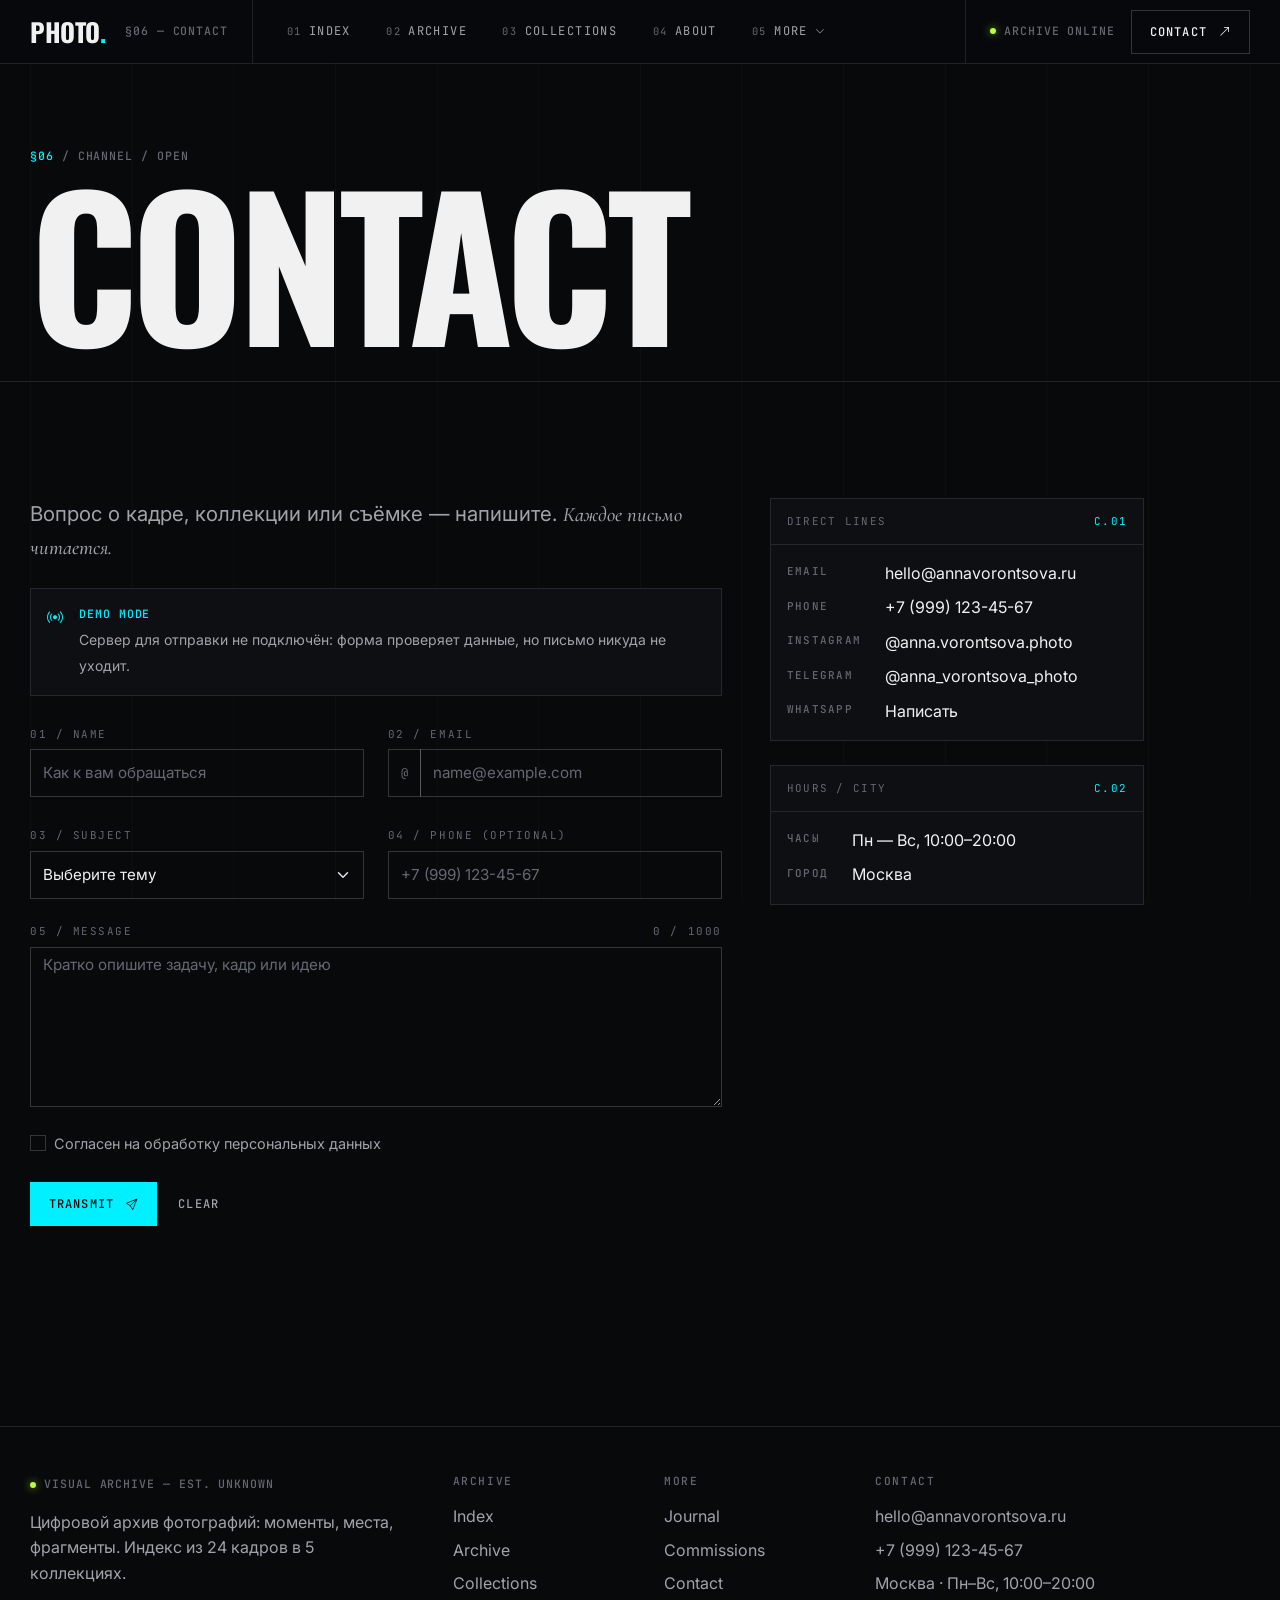
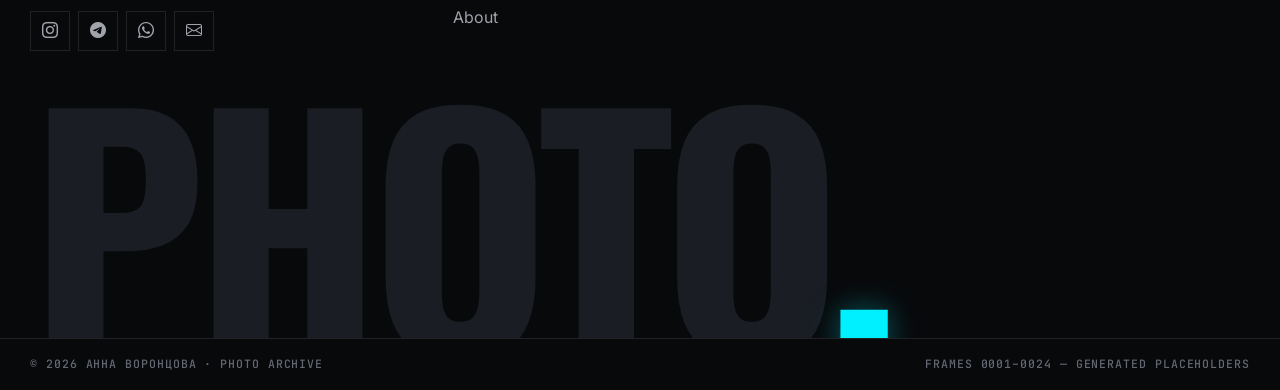
<file: site/contact.html>
<!DOCTYPE html>
<html lang="ru" data-bs-theme="dark">
<head>
  <meta charset="UTF-8">
  <meta name="viewport" content="width=device-width, initial-scale=1">
  <meta name="description" content="Связаться с автором архива PHOTO.: контакты, соцсети и форма обратной связи.">
  <meta name="theme-color" content="#08090b">
  <meta property="og:title" content="Contact — PHOTO. Visual Archive">
  <meta property="og:description" content="Связаться с автором архива PHOTO.: контакты, соцсети и форма обратной связи.">
  <meta property="og:type" content="website">
  <meta property="og:image" content="images/archive/0004-1280.jpg">
  <title>Contact — PHOTO. Visual Archive</title>
  <link rel="icon" href="images/favicon.svg" type="image/svg+xml">
  <link rel="preconnect" href="https://fonts.googleapis.com">
  <link rel="preconnect" href="https://fonts.gstatic.com" crossorigin>
  <link rel="stylesheet" href="https://fonts.googleapis.com/css2?family=Cormorant+Garamond:ital,wght@1,500&family=Inter:wght@400;500;600&family=JetBrains+Mono:wght@400;500&family=Oswald:wght@500;600;700&display=swap">
  <link rel="stylesheet" href="https://cdn.jsdelivr.net/npm/bootstrap@5.3.3/dist/css/bootstrap.min.css" integrity="sha384-QWTKZyjpPEjISv5WaRU9OFeRpok6YctnYmDr5pNlyT2bRjXh0JMhjY6hW+ALEwIH" crossorigin="anonymous">
  <link rel="stylesheet" href="https://cdn.jsdelivr.net/npm/bootstrap-icons@1.11.3/font/bootstrap-icons.min.css">
  <link rel="stylesheet" href="css/styles.css">
  <link rel="stylesheet" href="css/layout.css">
  <link rel="stylesheet" href="css/gallery.css">
  <link rel="stylesheet" href="css/components.css">
  <link rel="stylesheet" href="css/responsive.css">
  <script>document.documentElement.classList.add('js');</script>
</head>
<body data-page="contact">
  <a class="visually-hidden-focusable" href="#main">К содержанию</a>
  <div class="grid-lines" aria-hidden="true"></div>

  <header class="px-header">
    <nav class="navbar navbar-expand-lg h-100" aria-label="Основная навигация">
      <div class="container-px">
        <div class="zone zone-brand">
          <a class="px-logo" href="index.html" aria-label="PHOTO. — на главную">PHOTO<span class="dot">.</span></a>
          <span class="meta">§06 — Contact</span>
        </div>
        <button class="btn btn-ghost menu-toggle d-lg-none ms-auto" type="button" data-bs-toggle="offcanvas" data-bs-target="#siteMenu" aria-controls="siteMenu">Menu <span class="text-cyan">+</span></button>
        <div class="offcanvas offcanvas-end px-offcanvas" tabindex="-1" id="siteMenu" aria-labelledby="siteMenuLabel">
          <div class="offcanvas-header">
            <a class="px-logo" href="index.html" id="siteMenuLabel">PHOTO<span class="dot">.</span></a>
            <button type="button" class="btn btn-ghost menu-toggle" data-bs-dismiss="offcanvas" aria-label="Закрыть меню">Close <span class="text-cyan">×</span></button>
          </div>
          <div class="offcanvas-body p-lg-0 d-lg-flex flex-lg-row align-items-lg-stretch flex-grow-1">
            <ul class="navbar-nav px-nav ps-lg-3 me-lg-auto">
              <li class="nav-item"><a class="nav-link" href="index.html"><span class="n">01</span>Index</a></li>
              <li class="nav-item"><a class="nav-link" href="portfolio.html"><span class="n">02</span>Archive</a></li>
              <li class="nav-item"><a class="nav-link" href="collections.html"><span class="n">03</span>Collections</a></li>
              <li class="nav-item"><a class="nav-link" href="about.html"><span class="n">04</span>About</a></li>
              <li class="nav-item dropdown"><a class="nav-link dropdown-toggle" href="#" role="button" data-bs-toggle="dropdown" aria-expanded="false"><span class="n">05</span>More <i class="bi bi-chevron-down" aria-hidden="true"></i></a><ul class="dropdown-menu"><li><h2 class="dropdown-header">Также в архиве</h2></li><li><a class="dropdown-item" href="blog.html">Journal <span class="meta">Записи</span></a></li><li><a class="dropdown-item" href="services.html">Commissions <span class="meta">Съёмки на заказ</span></a></li></ul></li>
            </ul>
            <div class="zone zone-status">
              <span class="meta d-flex align-items-center gap-2" tabindex="0" data-bs-toggle="tooltip" data-bs-placement="bottom" data-bs-title="24 кадров · 5 коллекций · индекс обновлён при сборке"><span class="status-dot"></span>Archive online</span>
              <a class="btn btn-px" href="contact.html" aria-current="page">Contact <i class="bi bi-arrow-up-right ms-1" aria-hidden="true"></i></a>
            </div>
          </div>
        </div>
      </div>
    </nav>
  </header>

  <main id="main">
<header class="page-head container-px">
      <p class="meta mb-3"><span class="text-cyan">§06</span> / Channel / open</p>
      <h1 class="display-word" data-fit>Contact</h1>
    </header>

    <section class="px-section container-px" aria-label="Контакты и форма">
      <div class="row g-4 g-lg-5">
        <div class="col-lg-4 order-lg-2">
          <div class="card mb-4">
            <div class="card-header"><span>Direct lines</span><span class="num">C.01</span></div>
            <div class="card-body">
              <dl class="spec">
                <dt>Email</dt><dd><a href="mailto:hello@annavorontsova.ru">hello@annavorontsova.ru</a></dd>
                <dt>Phone</dt><dd><a href="tel:+79991234567">+7 (999) 123-45-67</a></dd>
                <dt>Instagram</dt><dd><a href="https://instagram.com/anna.vorontsova.photo" target="_blank" rel="noopener">@anna.vorontsova.photo</a></dd>
                <dt>Telegram</dt><dd><a href="https://t.me/anna_vorontsova_photo" target="_blank" rel="noopener">@anna_vorontsova_photo</a></dd>
                <dt>WhatsApp</dt><dd><a href="https://wa.me/79991234567" target="_blank" rel="noopener">Написать</a></dd>
              </dl>
            </div>
          </div>
          <div class="card">
            <div class="card-header"><span>Hours / city</span><span class="num">C.02</span></div>
            <div class="card-body">
              <dl class="spec mb-0">
                <dt>Часы</dt><dd>Пн — Вс, 10:00–20:00</dd>
                <dt>Город</dt><dd>Москва</dd>
              </dl>
            </div>
          </div>
        </div>

        <div class="col-lg-7 order-lg-1">
          <p class="lead mb-4">Вопрос о кадре, коллекции или съёмке — напишите. <span class="serif-accent text-2">Каждое письмо читается.</span></p>
          <div class="alert border-px bg-2 d-flex gap-3 mb-4" role="note">
            <i class="bi bi-broadcast text-cyan" aria-hidden="true"></i>
            <div><span class="meta d-block mb-1 text-cyan">Demo mode</span><span class="text-2 small">Сервер для отправки не подключён: форма проверяет данные, но письмо никуда не уходит.</span></div>
          </div>
          <form id="contactForm" class="needs-validation" novalidate>
            <div class="row g-4">
              <div class="col-md-6">
                <label class="form-label" for="name">01 / Name</label>
                <input class="form-control" id="name" name="name" type="text" minlength="2" maxlength="60" placeholder="Как к вам обращаться" autocomplete="name" required>
                <div class="invalid-feedback">Введите имя — минимум 2 символа.</div>
              </div>
              <div class="col-md-6">
                <label class="form-label" for="email">02 / Email</label>
                <div class="input-group has-validation">
                  <span class="input-group-text">@</span>
                  <input class="form-control" id="email" name="email" type="email" placeholder="name@example.com" autocomplete="email" required>
                  <div class="invalid-feedback">Нужен корректный email.</div>
                </div>
              </div>
              <div class="col-md-6">
                <label class="form-label" for="subject">03 / Subject</label>
                <select class="form-select" id="subject" name="subject" required>
                  <option value="" selected disabled>Выберите тему</option>
                  <option value="archive">Архив / отдельный кадр</option>
                  <option value="wedding">Свадебная съёмка</option>
                  <option value="portrait">Портретная съёмка</option>
                  <option value="love">Love Story</option>
                  <option value="reportage">Репортаж</option>
                  <option value="commercial">Коммерческая съёмка</option>
                  <option value="other">Другое</option>
                </select>
                <div class="invalid-feedback">Выберите тему письма.</div>
              </div>
              <div class="col-md-6">
                <label class="form-label" for="phone">04 / Phone <span class="text-muted-px">(optional)</span></label>
                <input class="form-control" id="phone" name="phone" type="tel" placeholder="+7 (999) 123-45-67" pattern="[0-9+\(\)\s\-]{7,20}" autocomplete="tel">
                <div class="invalid-feedback">Только цифры, пробелы, + ( ) -.</div>
              </div>
              <div class="col-12">
                <label class="form-label d-flex justify-content-between" for="message"><span>05 / Message</span><span data-char-count>0 / 1000</span></label>
                <textarea class="form-control" id="message" name="message" minlength="20" maxlength="1000" placeholder="Кратко опишите задачу, кадр или идею" required></textarea>
                <div class="invalid-feedback">Сообщение — минимум 20 символов.</div>
              </div>
              <div class="col-12">
                <div class="form-check">
                  <input class="form-check-input" type="checkbox" id="agree" name="agree" required>
                  <label class="form-check-label" for="agree">Согласен на обработку персональных данных</label>
                  <div class="invalid-feedback">Нужно согласие.</div>
                </div>
              </div>
              <div class="col-12 d-flex flex-wrap gap-3 align-items-center">
                <button class="btn btn-cyan" type="submit">Transmit <i class="bi bi-send ms-1" aria-hidden="true"></i></button>
                <button class="btn btn-ghost" type="reset">Clear</button>
              </div>
            </div>
            <div id="formStatus" class="d-none" aria-live="polite"></div>
          </form>
        </div>
      </div>
    </section>
  </main>

  <footer class="px-footer">
    <div class="container-px pt-5">
      <div class="row g-4 g-lg-5">
        <div class="col-12 col-lg-4">
          <p class="meta mb-3"><span class="status-dot me-2"></span>Visual archive — est. unknown</p>
          <p class="text-2 mb-4">Цифровой архив фотографий: моменты, места, фрагменты. Индекс из 24 кадров в 5 коллекциях.</p>
          <div class="social d-flex gap-2">
            <a href="https://instagram.com/anna.vorontsova.photo" target="_blank" rel="noopener" aria-label="Instagram" data-bs-toggle="tooltip" data-bs-title="Instagram"><i class="bi bi-instagram" aria-hidden="true"></i></a>
            <a href="https://t.me/anna_vorontsova_photo" target="_blank" rel="noopener" aria-label="Telegram" data-bs-toggle="tooltip" data-bs-title="Telegram"><i class="bi bi-telegram" aria-hidden="true"></i></a>
            <a href="https://wa.me/79991234567" target="_blank" rel="noopener" aria-label="WhatsApp" data-bs-toggle="tooltip" data-bs-title="WhatsApp"><i class="bi bi-whatsapp" aria-hidden="true"></i></a>
            <a href="mailto:hello@annavorontsova.ru" aria-label="Email" data-bs-toggle="tooltip" data-bs-title="Email"><i class="bi bi-envelope" aria-hidden="true"></i></a>
          </div>
        </div>
        <div class="col-6 col-md-4 col-lg-2">
          <h2>Archive</h2>
          <ul>
            <li><a href="index.html">Index</a></li>
            <li><a href="portfolio.html">Archive</a></li>
            <li><a href="collections.html">Collections</a></li>
            <li><a href="about.html">About</a></li>
          </ul>
        </div>
        <div class="col-6 col-md-4 col-lg-2">
          <h2>More</h2>
          <ul>
            <li><a href="blog.html">Journal</a></li>
            <li><a href="services.html">Commissions</a></li>
            <li><a href="contact.html">Contact</a></li>
          </ul>
        </div>
        <div class="col-12 col-md-4 col-lg-4">
          <h2>Contact</h2>
          <ul>
            <li><a href="mailto:hello@annavorontsova.ru">hello@annavorontsova.ru</a></li>
            <li><a href="tel:+79991234567">+7 (999) 123-45-67</a></li>
            <li><span class="text-2">Москва · Пн–Вс, 10:00–20:00</span></li>
          </ul>
        </div>
      </div>
    </div>
    <div class="container-px overflow-hidden" aria-hidden="true">
      <p class="display-word footer-word mt-5 mb-0" data-fit>PHOTO<span class="dot">.</span></p>
    </div>
    <div class="footer-bottom">
      <div class="container-px py-3 d-flex flex-column flex-md-row justify-content-between gap-2">
        <span class="meta">© <span data-year>2026</span> Анна Воронцова · Photo archive</span>
        <span class="meta">Frames 0001–0024 — generated placeholders</span>
      </div>
    </div>
  </footer>

  <!-- Fullscreen photo viewer (Bootstrap modal) -->
  <div class="modal fade viewer" id="viewer" tabindex="-1" aria-labelledby="viewerTitle" aria-hidden="true">
    <div class="modal-dialog modal-fullscreen">
      <div class="modal-content">
        <div class="viewer-bar">
          <div class="d-flex align-items-center gap-3 gap-md-4 min-w-0">
            <span class="viewer-counter" aria-live="polite"><span class="cur" data-v="pos">01</span> / <span data-v="total">24</span></span>
            <span class="meta d-none d-sm-inline">Archive / <b data-v="id">0001</b></span>
            <span class="badge-px is-cyan" data-v="category">NIGHT</span>
          </div>
          <div class="d-flex align-items-center gap-2">
            <span class="meta kbd-hint d-none d-lg-inline me-2"><kbd>←</kbd> <kbd>→</kbd> navigate · <kbd>Esc</kbd> close</span>
            <button type="button" class="btn btn-px btn-square" data-v-info data-bs-toggle="popover" data-bs-placement="bottom" data-bs-title="Frame record" data-bs-content="—" aria-label="Технические данные кадра"><i class="bi bi-info-lg" aria-hidden="true"></i></button>
            <button type="button" class="btn btn-px btn-square" data-bs-dismiss="modal" aria-label="Закрыть просмотр"><i class="bi bi-x-lg" aria-hidden="true"></i></button>
          </div>
        </div>
        <div class="viewer-stage">
          <button type="button" class="btn btn-px btn-square viewer-nav prev" data-v-prev aria-label="Предыдущий кадр"><i class="bi bi-arrow-left" aria-hidden="true"></i></button>
          <img class="viewer-img" data-v="img" alt="" draggable="false">
          <button type="button" class="btn btn-px btn-square viewer-nav next" data-v-next aria-label="Следующий кадр"><i class="bi bi-arrow-right" aria-hidden="true"></i></button>
          <span class="viewer-loading meta">Scanning frame…</span>
        </div>
        <div class="viewer-bar bottom">
          <div>
            <span class="meta" data-v="collection">Collection</span>
            <h2 class="viewer-title" id="viewerTitle" data-v="title">Title</h2>
            <p class="viewer-text" data-v="text"></p>
          </div>
          <dl class="viewer-specs meta mb-0">
            <dt>Format</dt><dd data-v="format">—</dd>
            <dt>Tone</dt><dd data-v="tone">—</dd>
            <dt>Source</dt><dd>Generated</dd>
          </dl>
        </div>
      </div>
    </div>
  </div>

  <div class="toast-container position-fixed bottom-0 start-0 p-3" id="toasts" aria-live="polite"></div>
  <button type="button" class="btn btn-px btn-square to-top" data-to-top aria-label="Наверх"><i class="bi bi-arrow-up" aria-hidden="true"></i></button>

  <script src="https://cdn.jsdelivr.net/npm/bootstrap@5.3.3/dist/js/bootstrap.bundle.min.js" integrity="sha384-YvpcrYf0tY3lHB60NNkmXc5s9fDVZLESaAA55NDzOxhy9GkcIdslK1eN7N6jIeHz" crossorigin="anonymous"></script>
  <script src="js/data.js"></script>
  <script src="js/main.js"></script>
  <script src="js/viewer.js"></script>
</body>
</html>
</file>
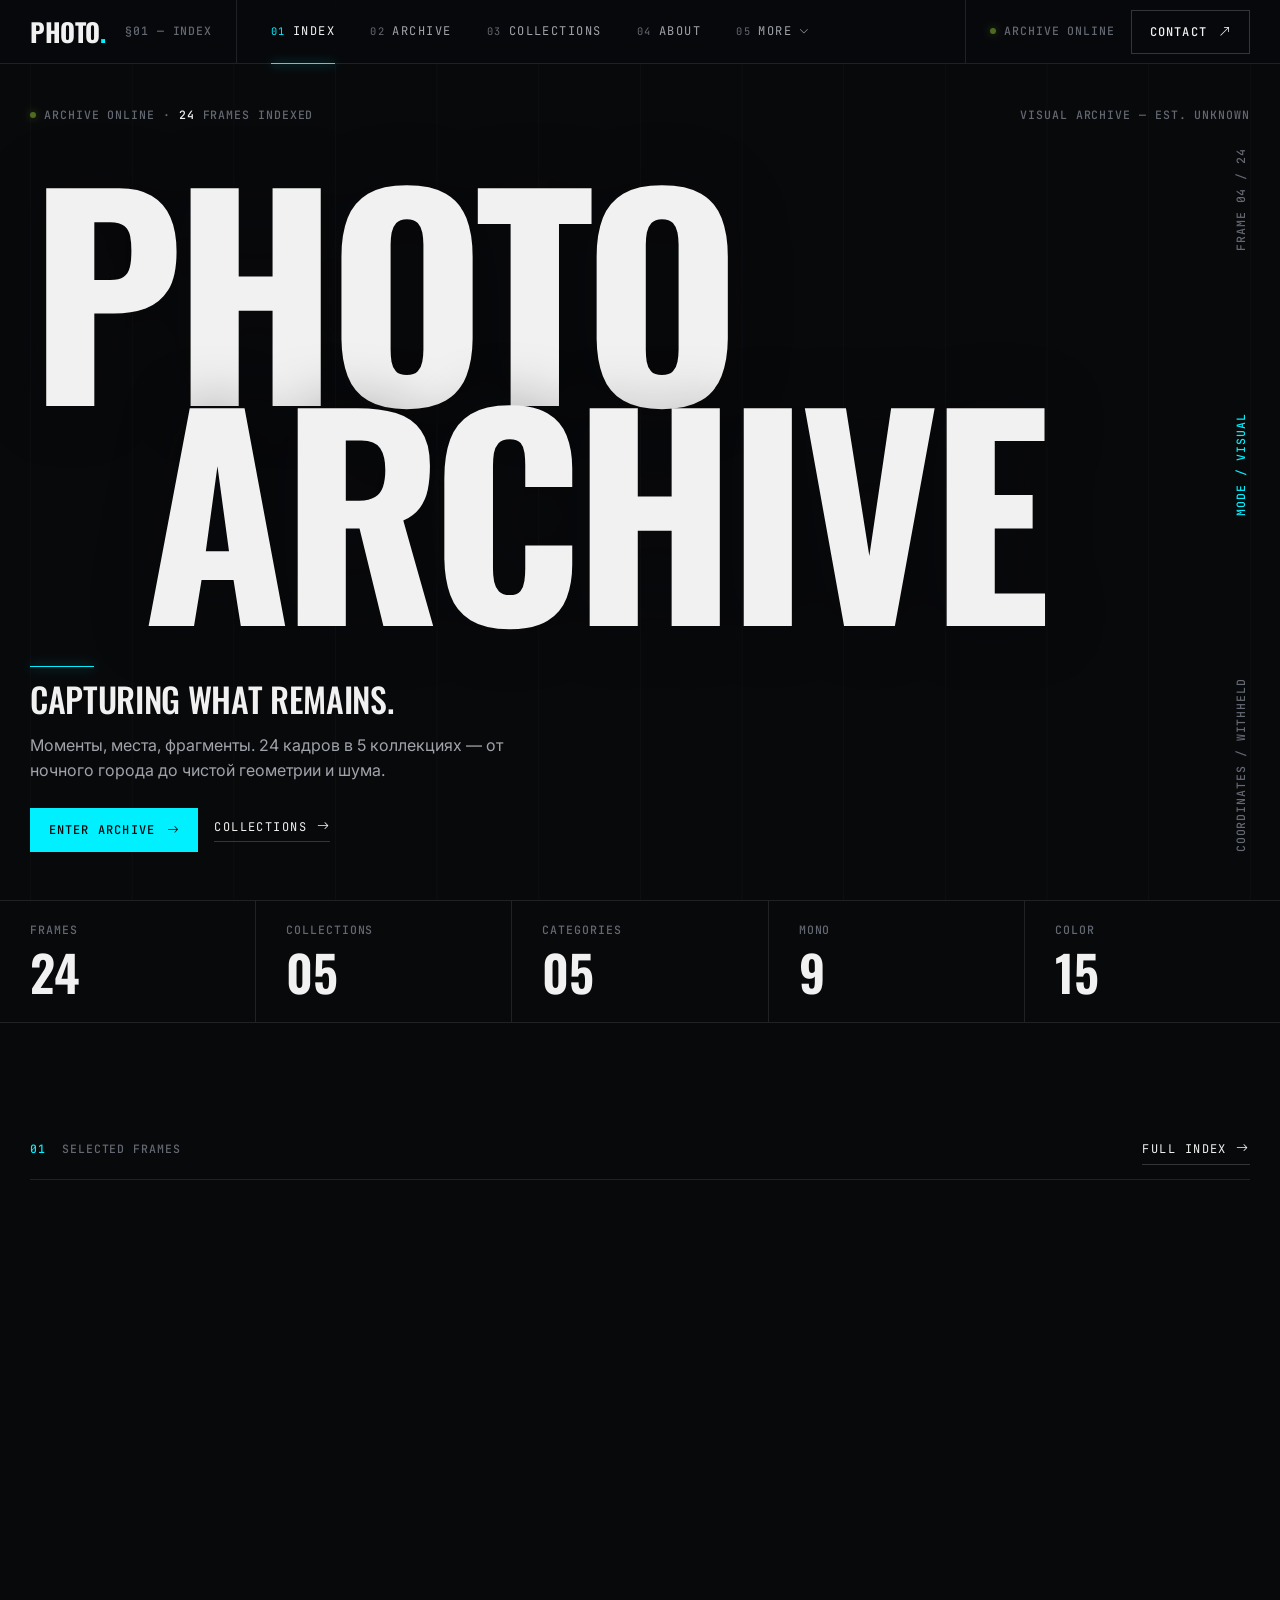
<file: site/main.html>
<!DOCTYPE html>
<html lang="ru">
<head>
  <meta charset="UTF-8">
  <meta name="viewport" content="width=device-width, initial-scale=1">
  <meta http-equiv="refresh" content="0; url=index.html">
  <link rel="canonical" href="index.html">
  <title>PHOTO. — redirect</title>
</head>
<body>
  <p>Страница переехала: <a href="index.html">PHOTO. — Index</a>.</p>
</body>
</html>
</file>
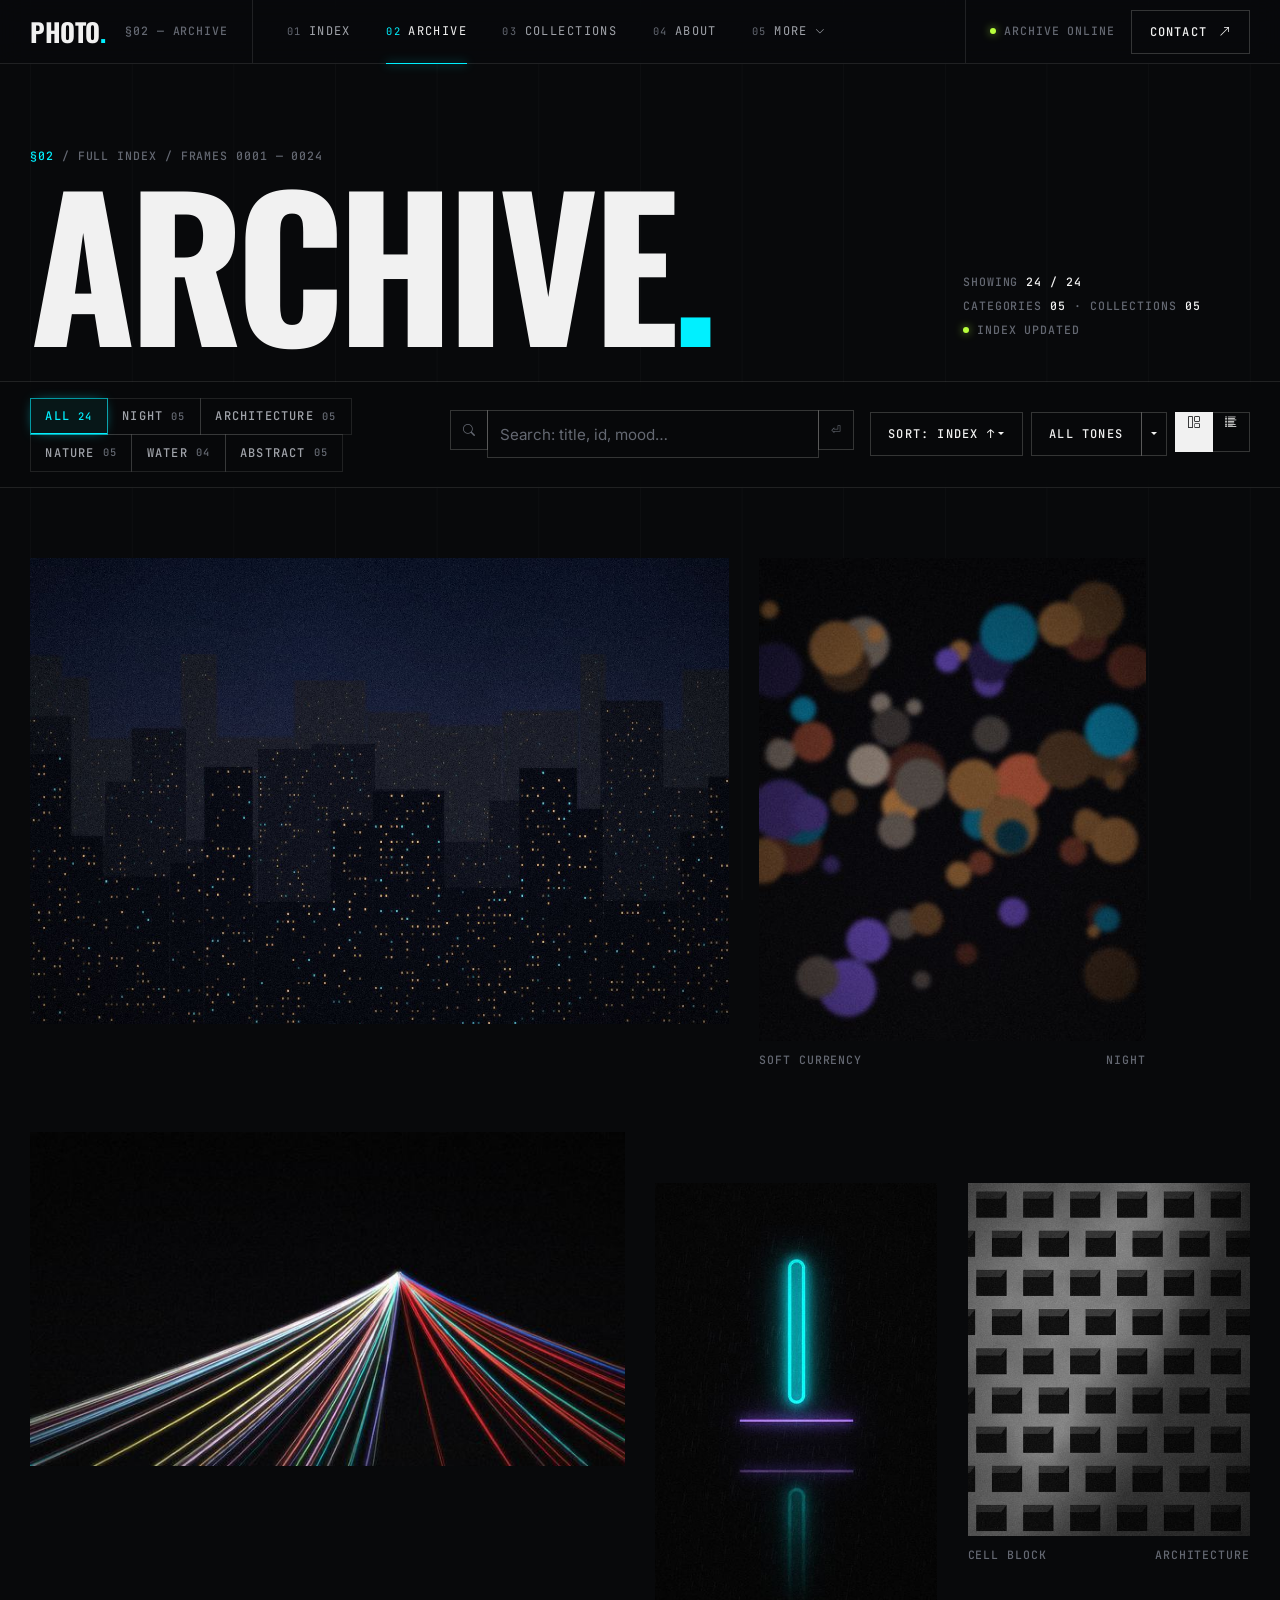
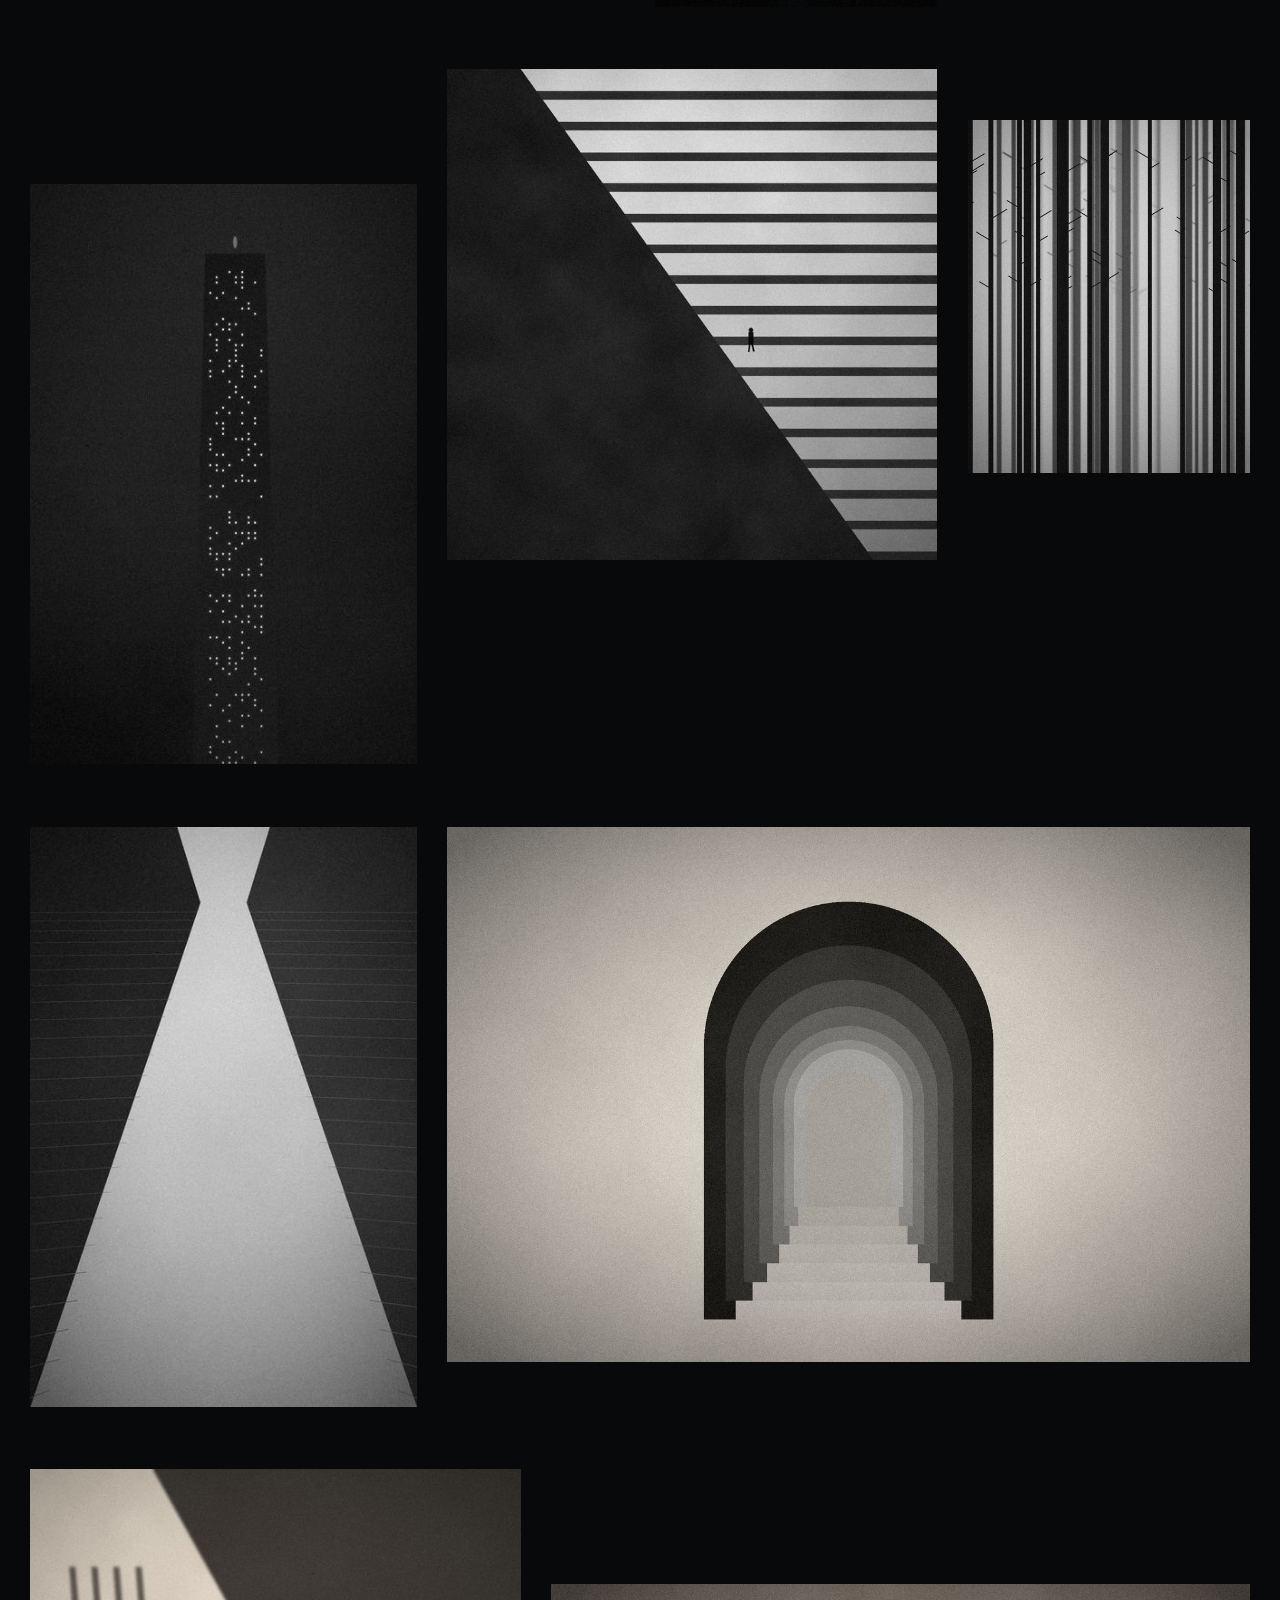
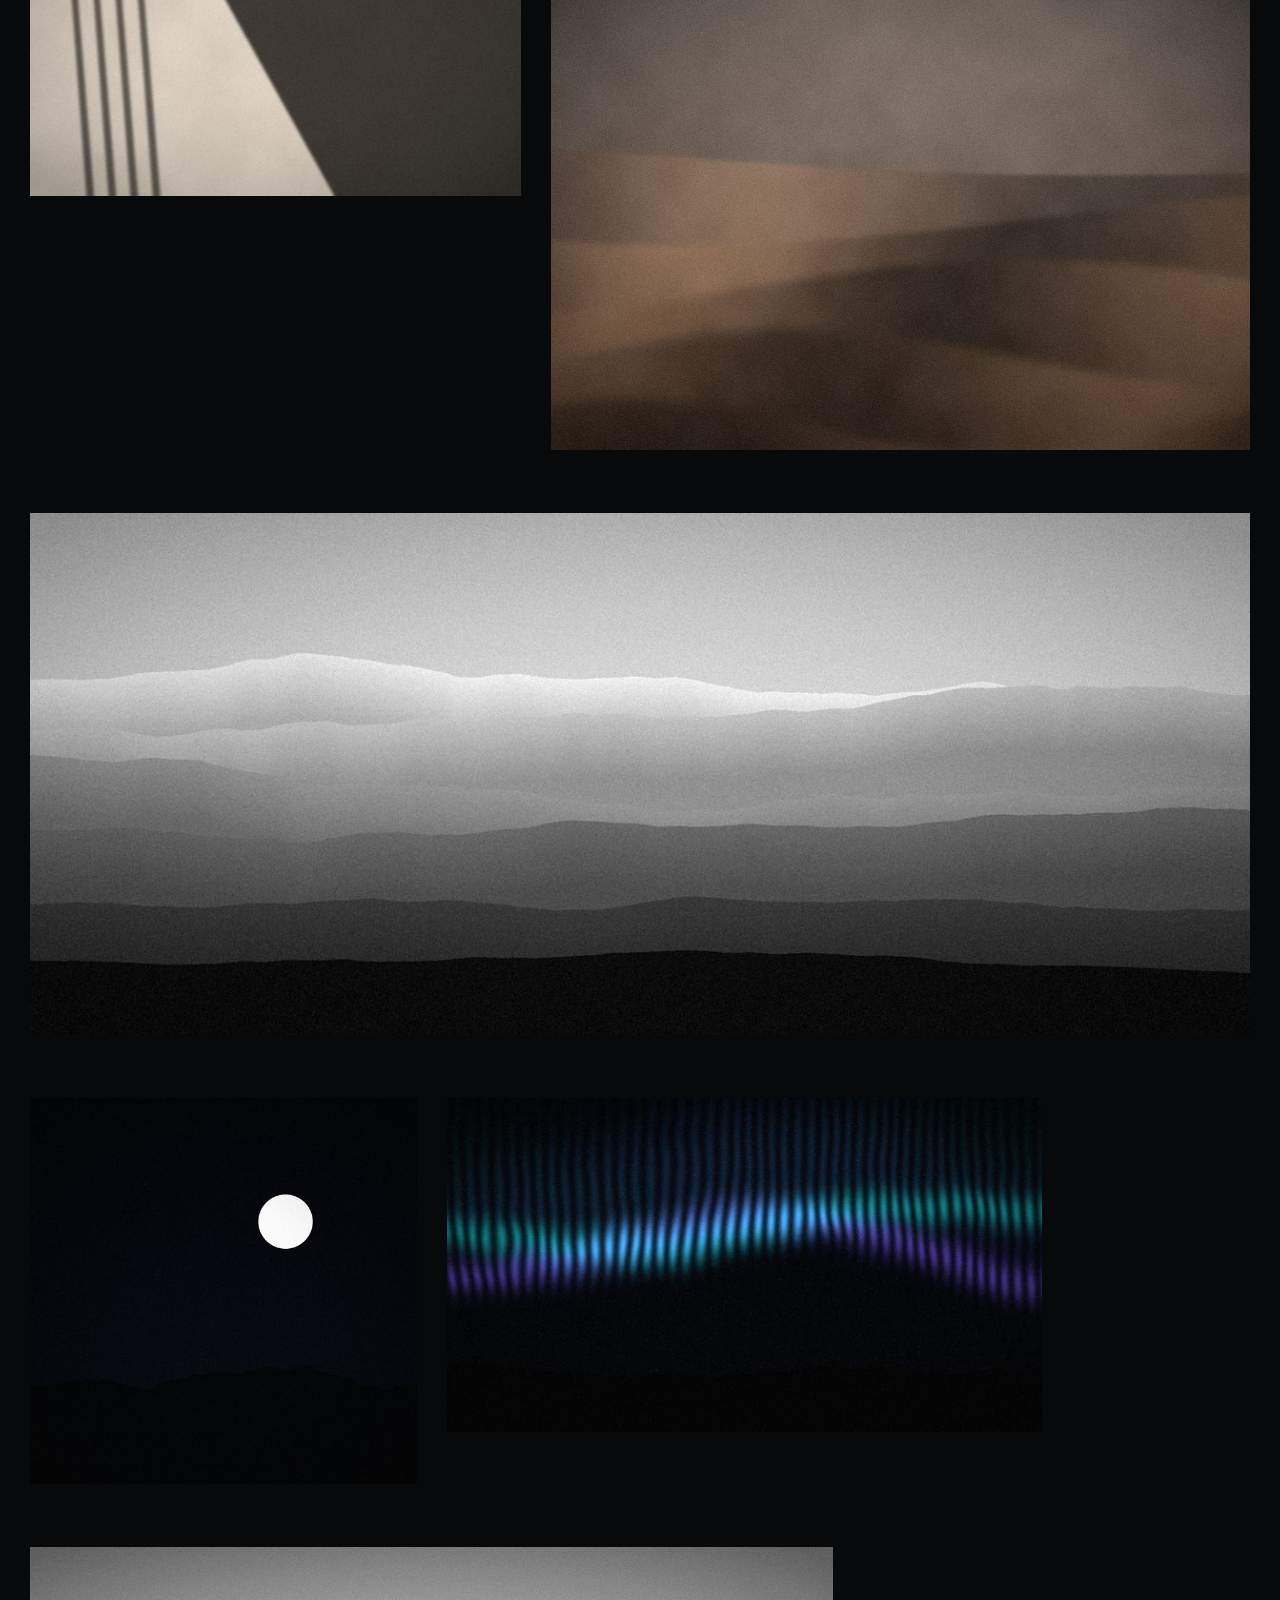
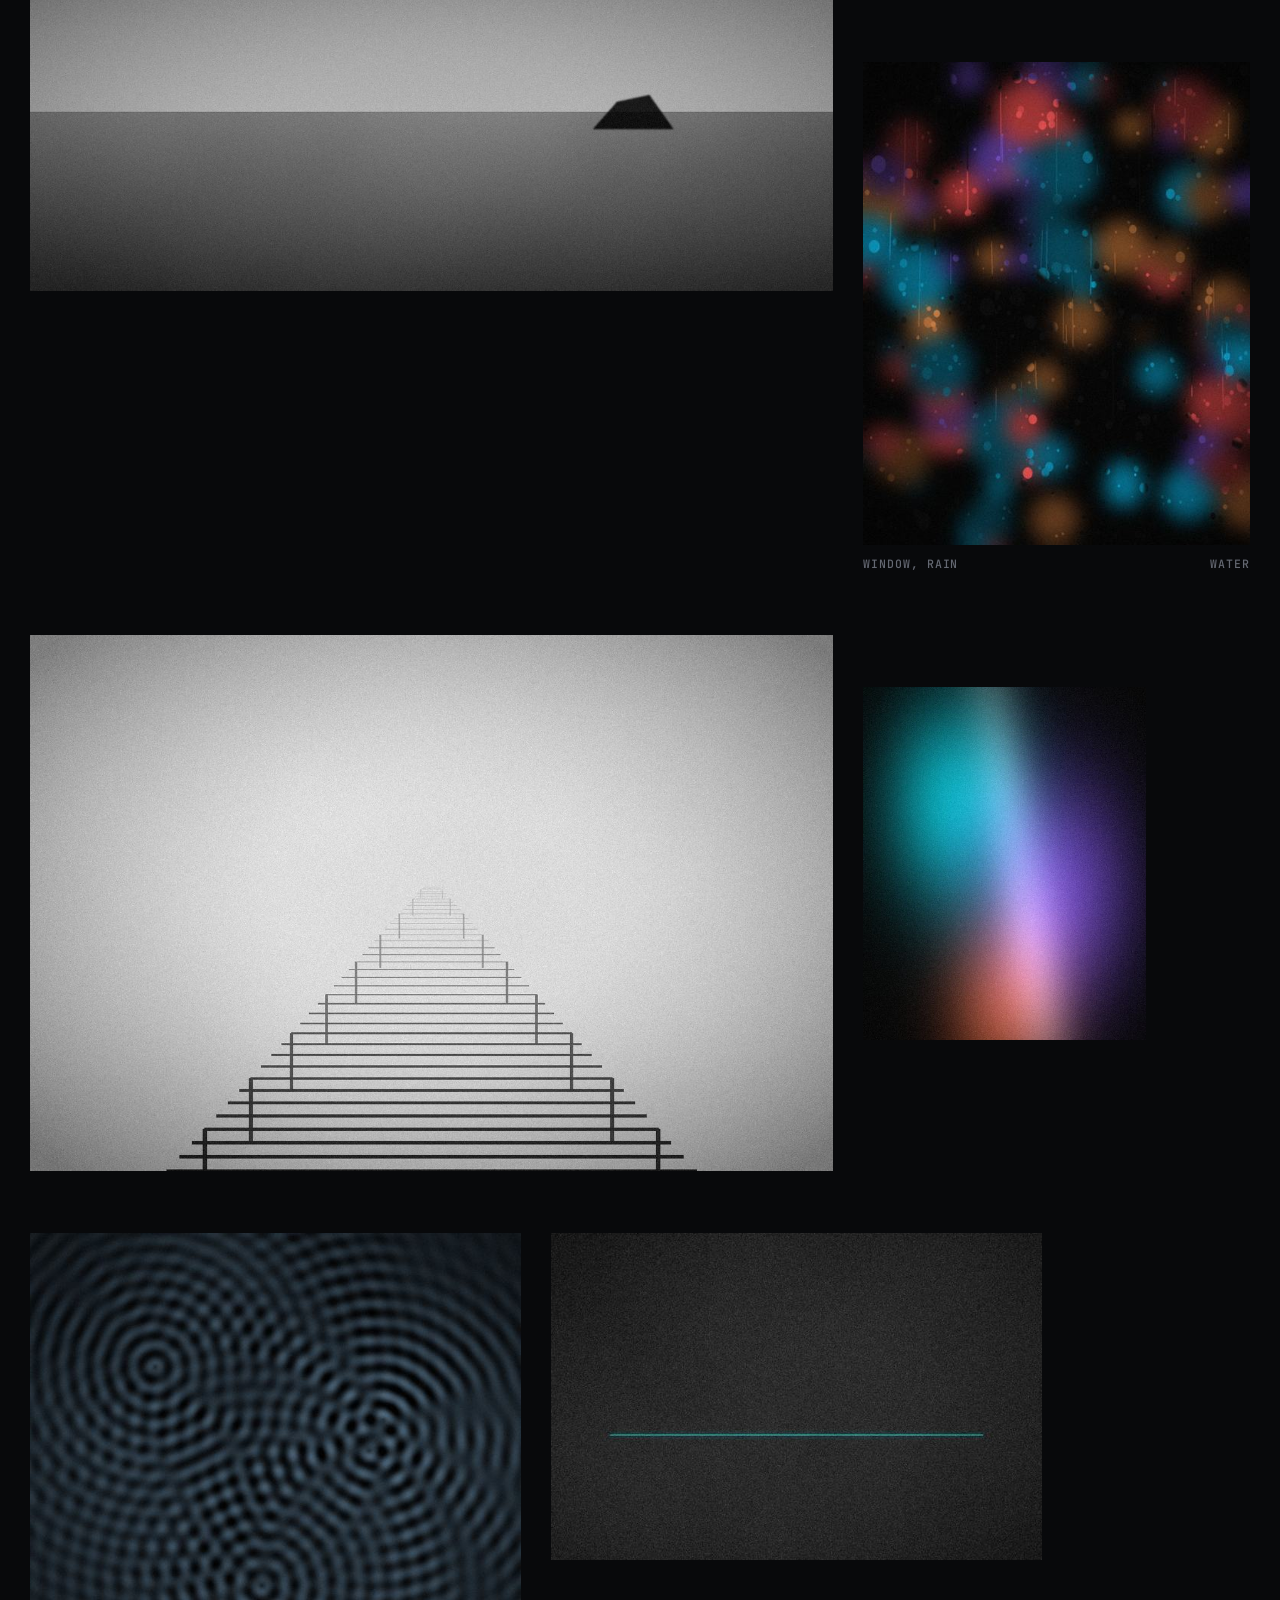
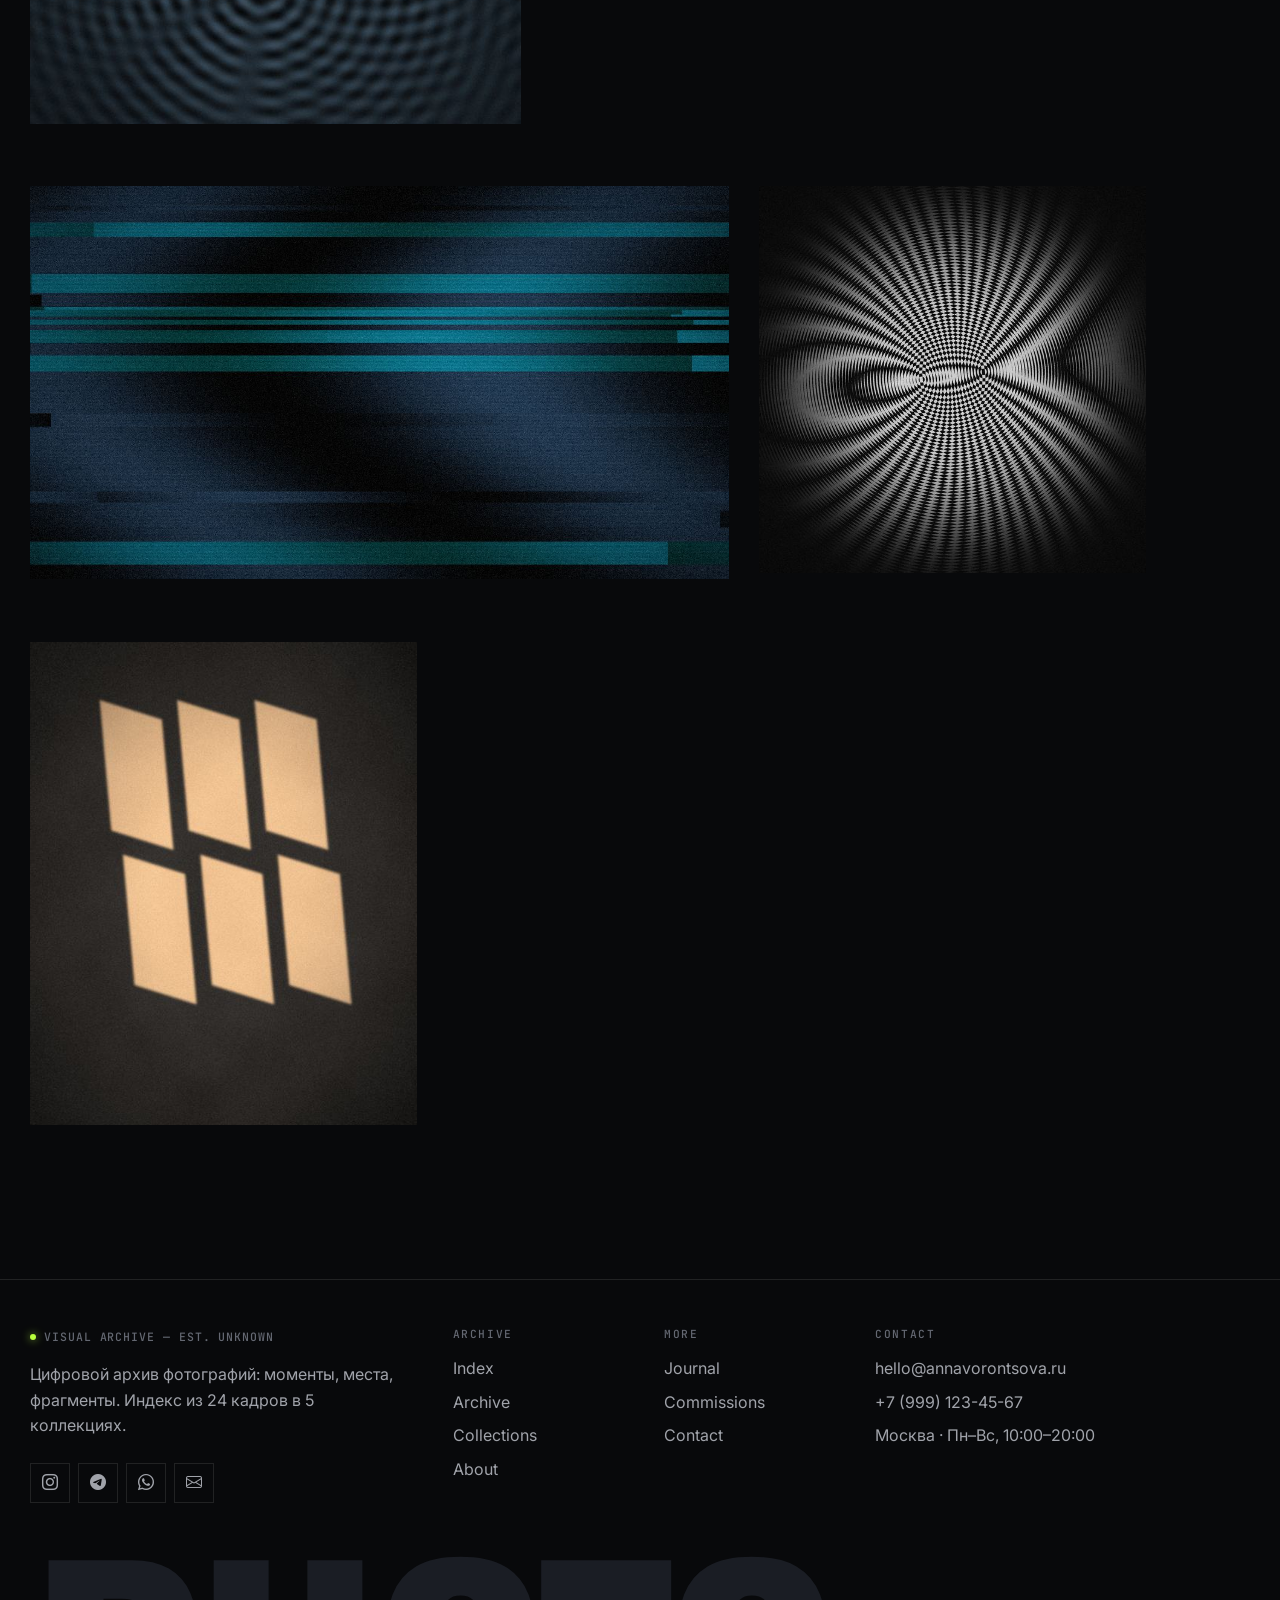
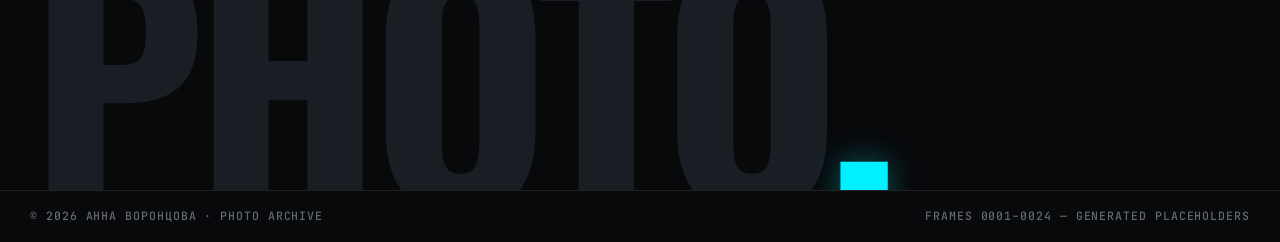
<file: site/portfolio.html>
<!DOCTYPE html>
<html lang="ru" data-bs-theme="dark">
<head>
  <meta charset="UTF-8">
  <meta name="viewport" content="width=device-width, initial-scale=1">
  <meta name="description" content="Полный индекс архива PHOTO.: фильтр по категориям, поиск, сортировка, режим сетки и таблицы.">
  <meta name="theme-color" content="#08090b">
  <meta property="og:title" content="Archive — PHOTO. Visual Archive">
  <meta property="og:description" content="Полный индекс архива PHOTO.: фильтр по категориям, поиск, сортировка, режим сетки и таблицы.">
  <meta property="og:type" content="website">
  <meta property="og:image" content="images/archive/0004-1280.jpg">
  <title>Archive — PHOTO. Visual Archive</title>
  <link rel="icon" href="images/favicon.svg" type="image/svg+xml">
  <link rel="preconnect" href="https://fonts.googleapis.com">
  <link rel="preconnect" href="https://fonts.gstatic.com" crossorigin>
  <link rel="stylesheet" href="https://fonts.googleapis.com/css2?family=Cormorant+Garamond:ital,wght@1,500&family=Inter:wght@400;500;600&family=JetBrains+Mono:wght@400;500&family=Oswald:wght@500;600;700&display=swap">
  <link rel="stylesheet" href="https://cdn.jsdelivr.net/npm/bootstrap@5.3.3/dist/css/bootstrap.min.css" integrity="sha384-QWTKZyjpPEjISv5WaRU9OFeRpok6YctnYmDr5pNlyT2bRjXh0JMhjY6hW+ALEwIH" crossorigin="anonymous">
  <link rel="stylesheet" href="https://cdn.jsdelivr.net/npm/bootstrap-icons@1.11.3/font/bootstrap-icons.min.css">
  <link rel="stylesheet" href="css/styles.css">
  <link rel="stylesheet" href="css/layout.css">
  <link rel="stylesheet" href="css/gallery.css">
  <link rel="stylesheet" href="css/components.css">
  <link rel="stylesheet" href="css/responsive.css">
  <script>document.documentElement.classList.add('js');</script>
</head>
<body data-page="portfolio">
  <a class="visually-hidden-focusable" href="#main">К содержанию</a>
  <div class="grid-lines" aria-hidden="true"></div>

  <header class="px-header">
    <nav class="navbar navbar-expand-lg h-100" aria-label="Основная навигация">
      <div class="container-px">
        <div class="zone zone-brand">
          <a class="px-logo" href="index.html" aria-label="PHOTO. — на главную">PHOTO<span class="dot">.</span></a>
          <span class="meta">§02 — Archive</span>
        </div>
        <button class="btn btn-ghost menu-toggle d-lg-none ms-auto" type="button" data-bs-toggle="offcanvas" data-bs-target="#siteMenu" aria-controls="siteMenu">Menu <span class="text-cyan">+</span></button>
        <div class="offcanvas offcanvas-end px-offcanvas" tabindex="-1" id="siteMenu" aria-labelledby="siteMenuLabel">
          <div class="offcanvas-header">
            <a class="px-logo" href="index.html" id="siteMenuLabel">PHOTO<span class="dot">.</span></a>
            <button type="button" class="btn btn-ghost menu-toggle" data-bs-dismiss="offcanvas" aria-label="Закрыть меню">Close <span class="text-cyan">×</span></button>
          </div>
          <div class="offcanvas-body p-lg-0 d-lg-flex flex-lg-row align-items-lg-stretch flex-grow-1">
            <ul class="navbar-nav px-nav ps-lg-3 me-lg-auto">
              <li class="nav-item"><a class="nav-link" href="index.html"><span class="n">01</span>Index</a></li>
              <li class="nav-item"><a class="nav-link active" href="portfolio.html" aria-current="page"><span class="n">02</span>Archive</a></li>
              <li class="nav-item"><a class="nav-link" href="collections.html"><span class="n">03</span>Collections</a></li>
              <li class="nav-item"><a class="nav-link" href="about.html"><span class="n">04</span>About</a></li>
              <li class="nav-item dropdown"><a class="nav-link dropdown-toggle" href="#" role="button" data-bs-toggle="dropdown" aria-expanded="false"><span class="n">05</span>More <i class="bi bi-chevron-down" aria-hidden="true"></i></a><ul class="dropdown-menu"><li><h2 class="dropdown-header">Также в архиве</h2></li><li><a class="dropdown-item" href="blog.html">Journal <span class="meta">Записи</span></a></li><li><a class="dropdown-item" href="services.html">Commissions <span class="meta">Съёмки на заказ</span></a></li></ul></li>
            </ul>
            <div class="zone zone-status">
              <span class="meta d-flex align-items-center gap-2" tabindex="0" data-bs-toggle="tooltip" data-bs-placement="bottom" data-bs-title="24 кадров · 5 коллекций · индекс обновлён при сборке"><span class="status-dot"></span>Archive online</span>
              <a class="btn btn-px" href="contact.html">Contact <i class="bi bi-arrow-up-right ms-1" aria-hidden="true"></i></a>
            </div>
          </div>
        </div>
      </div>
    </nav>
  </header>

  <main id="main">
<header class="page-head container-px">
      <div class="row align-items-end g-4">
        <div class="col-lg-9">
          <p class="meta mb-3"><span class="text-cyan">§02</span> / Full index / frames 0001 — 0024</p>
          <h1 class="display-word" data-fit>Archive<span class="text-cyan">.</span></h1>
        </div>
        <div class="col-lg-3">
          <div class="head-meta">
            <span class="meta">Showing <b data-shown>24 / 24</b></span>
            <span class="meta">Categories <b>05</b> · Collections <b>05</b></span>
            <span class="meta"><span class="status-dot me-2"></span>Index updated</span>
          </div>
        </div>
      </div>
    </header>

    <!-- Toolbar: category filter · search · sort / tone dropdowns · view mode -->
    <div class="toolbar">
      <div class="container-px py-3">
        <div class="row g-3 align-items-center">
          <div class="col-12 col-xl">
            <div class="filter-chips" role="radiogroup" aria-label="Категория">
              <input type="radio" class="btn-check" name="category" id="cat-all" value="all" checked>
              <label class="btn" for="cat-all">All <span class="count" data-cat-count="all">24</span></label>
              <input type="radio" class="btn-check" name="category" id="cat-night" value="night">
              <label class="btn" for="cat-night">Night <span class="count" data-cat-count="night">05</span></label>
              <input type="radio" class="btn-check" name="category" id="cat-architecture" value="architecture">
              <label class="btn" for="cat-architecture">Architecture <span class="count" data-cat-count="architecture">05</span></label>
              <input type="radio" class="btn-check" name="category" id="cat-nature" value="nature">
              <label class="btn" for="cat-nature">Nature <span class="count" data-cat-count="nature">05</span></label>
              <input type="radio" class="btn-check" name="category" id="cat-water" value="water">
              <label class="btn" for="cat-water">Water <span class="count" data-cat-count="water">04</span></label>
              <input type="radio" class="btn-check" name="category" id="cat-abstract" value="abstract">
              <label class="btn" for="cat-abstract">Abstract <span class="count" data-cat-count="abstract">05</span></label>
            </div>
          </div>
          <div class="col-12 col-md">
            <form class="input-group" role="search" aria-label="Поиск по архиву">
              <span class="input-group-text"><i class="bi bi-search" aria-hidden="true"></i></span>
              <input class="form-control" type="search" placeholder="Search: title, id, mood…" aria-label="Поиск по архиву" data-archive-search>
              <span class="input-group-text d-none d-sm-flex">⏎</span>
            </form>
          </div>
          <div class="col-auto">
            <div class="d-flex gap-2">
              <!-- Button dropdown: sort -->
              <div class="btn-group">
                <button type="button" class="btn btn-px dropdown-toggle" data-bs-toggle="dropdown" aria-expanded="false"><span class="d-none d-sm-inline">Sort: </span><span data-sort-label>Index ↑</span></button>
                <ul class="dropdown-menu dropdown-menu-end">
                  <li><h2 class="dropdown-header">Sort frames</h2></li>
                  <li><a class="dropdown-item" href="#" data-sort="index-asc">Index ↑ <span class="meta">0001→</span></a></li>
                  <li><a class="dropdown-item" href="#" data-sort="index-desc">Index ↓ <span class="meta">→0001</span></a></li>
                  <li><a class="dropdown-item" href="#" data-sort="title">Title A–Z</a></li>
                  <li><hr class="dropdown-divider"></li>
                  <li><a class="dropdown-item" href="#" data-sort="vertical">Vertical first <i class="bi bi-phone" aria-hidden="true"></i></a></li>
                  <li><a class="dropdown-item" href="#" data-sort="wide">Wide first <i class="bi bi-aspect-ratio" aria-hidden="true"></i></a></li>
                </ul>
              </div>
              <!-- Split button dropdown: tone -->
              <div class="btn-group">
                <button type="button" class="btn btn-px" data-tone="all" data-bs-toggle="tooltip" data-bs-title="Сбросить фильтр тона"><span data-tone-label>All tones</span></button>
                <button type="button" class="btn btn-px dropdown-toggle dropdown-toggle-split" data-bs-toggle="dropdown" aria-expanded="false"><span class="visually-hidden">Выбрать тон</span></button>
                <ul class="dropdown-menu dropdown-menu-end">
                  <li><a class="dropdown-item" href="#" data-tone="all">All tones</a></li>
                  <li><a class="dropdown-item" href="#" data-tone="MONO">Mono <span class="meta">9</span></a></li>
                  <li><a class="dropdown-item" href="#" data-tone="COLOR">Color <span class="meta">15</span></a></li>
                </ul>
              </div>
              <div class="btn-group view-toggle" role="group" aria-label="Режим отображения">
                <input type="radio" class="btn-check" name="view" id="view-grid" value="grid" checked>
                <label class="btn btn-px" for="view-grid" data-bs-toggle="tooltip" data-bs-title="Сетка"><i class="bi bi-grid-1x2" aria-hidden="true"></i><span class="visually-hidden">Сетка</span></label>
                <input type="radio" class="btn-check" name="view" id="view-list" value="list">
                <label class="btn btn-px" for="view-list" data-bs-toggle="tooltip" data-bs-title="Таблица"><i class="bi bi-list-columns-reverse" aria-hidden="true"></i><span class="visually-hidden">Таблица</span></label>
              </div>
            </div>
          </div>
        </div>
        <div class="mt-3 d-none" data-collection-chip>
          <span class="badge-px is-cyan d-inline-flex align-items-center gap-2">Collection <span data-collection-name></span>
            <button type="button" class="btn-close btn-close-white" aria-label="Снять фильтр коллекции"></button></span>
        </div>
      </div>
    </div>

    <section class="px-section-sm container-px" data-archive data-sequence aria-label="Кадры архива">
      <noscript><p class="meta">Для фильтров и просмотра включите JavaScript.</p></noscript>
      <div class="bgrid" data-archive-grid></div>

      <div class="table-responsive d-none" data-archive-list>
        <table class="table table-hover archive-table">
          <caption class="meta">Индекс кадров: ID, название, категория, коллекция, формат, тон</caption>
          <thead>
            <tr>
              <th scope="col" class="thumb"><span class="visually-hidden">Миниатюра</span></th>
              <th scope="col">ID</th>
              <th scope="col">Title</th>
              <th scope="col" class="d-none d-md-table-cell">Category</th>
              <th scope="col" class="d-none d-lg-table-cell">Collection</th>
              <th scope="col" class="d-none d-sm-table-cell">Ratio</th>
              <th scope="col" class="d-none d-lg-table-cell">Tone</th>
              <th scope="col"><span class="visually-hidden">Открыть</span></th>
            </tr>
          </thead>
          <tbody data-archive-rows></tbody>
        </table>
      </div>

      <div class="empty-state d-none" data-archive-empty>
        <p class="meta text-cyan mb-2">No frames match</p>
        <p class="display-6 mb-4">Ничего не найдено.</p>
        <button type="button" class="btn btn-px" data-archive-reset>Reset filters</button>
      </div>
    </section>
  </main>

  <footer class="px-footer">
    <div class="container-px pt-5">
      <div class="row g-4 g-lg-5">
        <div class="col-12 col-lg-4">
          <p class="meta mb-3"><span class="status-dot me-2"></span>Visual archive — est. unknown</p>
          <p class="text-2 mb-4">Цифровой архив фотографий: моменты, места, фрагменты. Индекс из 24 кадров в 5 коллекциях.</p>
          <div class="social d-flex gap-2">
            <a href="https://instagram.com/anna.vorontsova.photo" target="_blank" rel="noopener" aria-label="Instagram" data-bs-toggle="tooltip" data-bs-title="Instagram"><i class="bi bi-instagram" aria-hidden="true"></i></a>
            <a href="https://t.me/anna_vorontsova_photo" target="_blank" rel="noopener" aria-label="Telegram" data-bs-toggle="tooltip" data-bs-title="Telegram"><i class="bi bi-telegram" aria-hidden="true"></i></a>
            <a href="https://wa.me/79991234567" target="_blank" rel="noopener" aria-label="WhatsApp" data-bs-toggle="tooltip" data-bs-title="WhatsApp"><i class="bi bi-whatsapp" aria-hidden="true"></i></a>
            <a href="mailto:hello@annavorontsova.ru" aria-label="Email" data-bs-toggle="tooltip" data-bs-title="Email"><i class="bi bi-envelope" aria-hidden="true"></i></a>
          </div>
        </div>
        <div class="col-6 col-md-4 col-lg-2">
          <h2>Archive</h2>
          <ul>
            <li><a href="index.html">Index</a></li>
            <li><a href="portfolio.html">Archive</a></li>
            <li><a href="collections.html">Collections</a></li>
            <li><a href="about.html">About</a></li>
          </ul>
        </div>
        <div class="col-6 col-md-4 col-lg-2">
          <h2>More</h2>
          <ul>
            <li><a href="blog.html">Journal</a></li>
            <li><a href="services.html">Commissions</a></li>
            <li><a href="contact.html">Contact</a></li>
          </ul>
        </div>
        <div class="col-12 col-md-4 col-lg-4">
          <h2>Contact</h2>
          <ul>
            <li><a href="mailto:hello@annavorontsova.ru">hello@annavorontsova.ru</a></li>
            <li><a href="tel:+79991234567">+7 (999) 123-45-67</a></li>
            <li><span class="text-2">Москва · Пн–Вс, 10:00–20:00</span></li>
          </ul>
        </div>
      </div>
    </div>
    <div class="container-px overflow-hidden" aria-hidden="true">
      <p class="display-word footer-word mt-5 mb-0" data-fit>PHOTO<span class="dot">.</span></p>
    </div>
    <div class="footer-bottom">
      <div class="container-px py-3 d-flex flex-column flex-md-row justify-content-between gap-2">
        <span class="meta">© <span data-year>2026</span> Анна Воронцова · Photo archive</span>
        <span class="meta">Frames 0001–0024 — generated placeholders</span>
      </div>
    </div>
  </footer>

  <!-- Fullscreen photo viewer (Bootstrap modal) -->
  <div class="modal fade viewer" id="viewer" tabindex="-1" aria-labelledby="viewerTitle" aria-hidden="true">
    <div class="modal-dialog modal-fullscreen">
      <div class="modal-content">
        <div class="viewer-bar">
          <div class="d-flex align-items-center gap-3 gap-md-4 min-w-0">
            <span class="viewer-counter" aria-live="polite"><span class="cur" data-v="pos">01</span> / <span data-v="total">24</span></span>
            <span class="meta d-none d-sm-inline">Archive / <b data-v="id">0001</b></span>
            <span class="badge-px is-cyan" data-v="category">NIGHT</span>
          </div>
          <div class="d-flex align-items-center gap-2">
            <span class="meta kbd-hint d-none d-lg-inline me-2"><kbd>←</kbd> <kbd>→</kbd> navigate · <kbd>Esc</kbd> close</span>
            <button type="button" class="btn btn-px btn-square" data-v-info data-bs-toggle="popover" data-bs-placement="bottom" data-bs-title="Frame record" data-bs-content="—" aria-label="Технические данные кадра"><i class="bi bi-info-lg" aria-hidden="true"></i></button>
            <button type="button" class="btn btn-px btn-square" data-bs-dismiss="modal" aria-label="Закрыть просмотр"><i class="bi bi-x-lg" aria-hidden="true"></i></button>
          </div>
        </div>
        <div class="viewer-stage">
          <button type="button" class="btn btn-px btn-square viewer-nav prev" data-v-prev aria-label="Предыдущий кадр"><i class="bi bi-arrow-left" aria-hidden="true"></i></button>
          <img class="viewer-img" data-v="img" alt="" draggable="false">
          <button type="button" class="btn btn-px btn-square viewer-nav next" data-v-next aria-label="Следующий кадр"><i class="bi bi-arrow-right" aria-hidden="true"></i></button>
          <span class="viewer-loading meta">Scanning frame…</span>
        </div>
        <div class="viewer-bar bottom">
          <div>
            <span class="meta" data-v="collection">Collection</span>
            <h2 class="viewer-title" id="viewerTitle" data-v="title">Title</h2>
            <p class="viewer-text" data-v="text"></p>
          </div>
          <dl class="viewer-specs meta mb-0">
            <dt>Format</dt><dd data-v="format">—</dd>
            <dt>Tone</dt><dd data-v="tone">—</dd>
            <dt>Source</dt><dd>Generated</dd>
          </dl>
        </div>
      </div>
    </div>
  </div>

  <div class="toast-container position-fixed bottom-0 start-0 p-3" id="toasts" aria-live="polite"></div>
  <button type="button" class="btn btn-px btn-square to-top" data-to-top aria-label="Наверх"><i class="bi bi-arrow-up" aria-hidden="true"></i></button>

  <script src="https://cdn.jsdelivr.net/npm/bootstrap@5.3.3/dist/js/bootstrap.bundle.min.js" integrity="sha384-YvpcrYf0tY3lHB60NNkmXc5s9fDVZLESaAA55NDzOxhy9GkcIdslK1eN7N6jIeHz" crossorigin="anonymous"></script>
  <script src="js/data.js"></script>
  <script src="js/main.js"></script>
  <script src="js/viewer.js"></script>
  <script src="js/archive.js"></script>
</body>
</html>
</file>
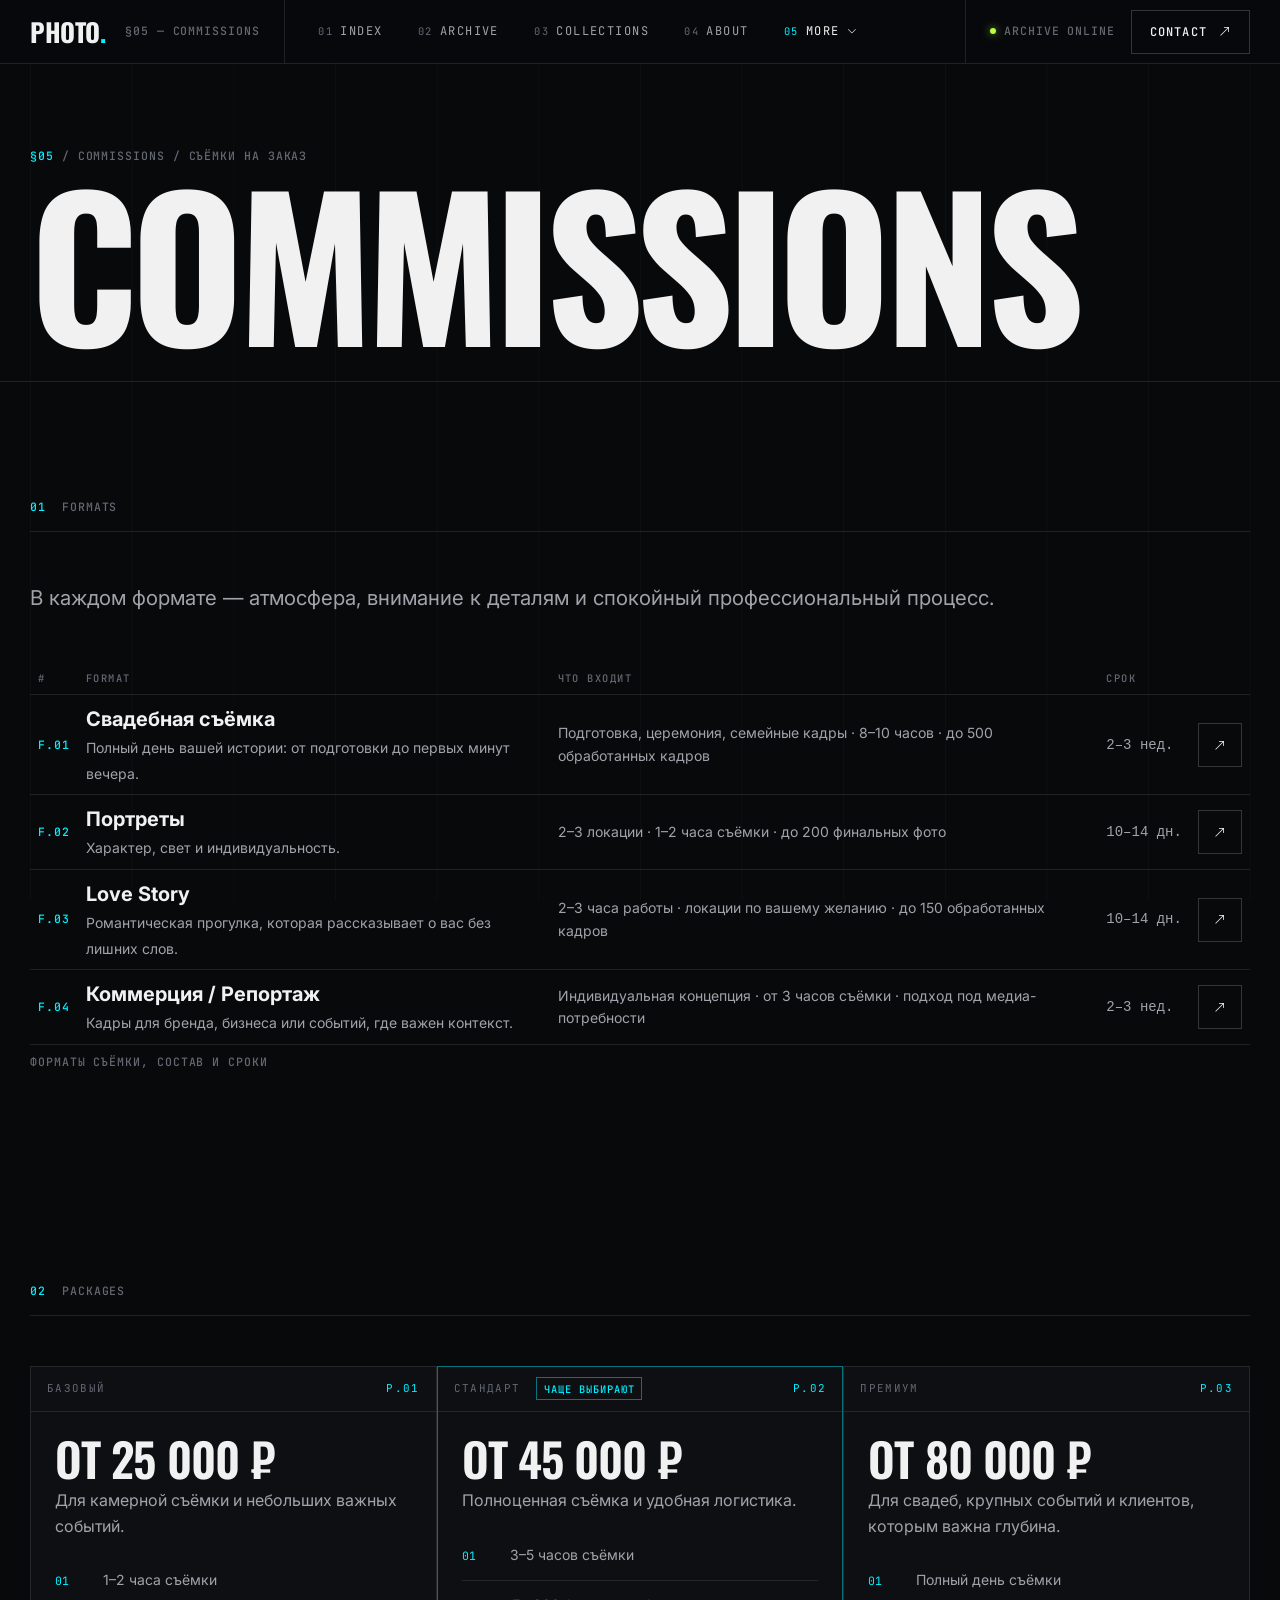
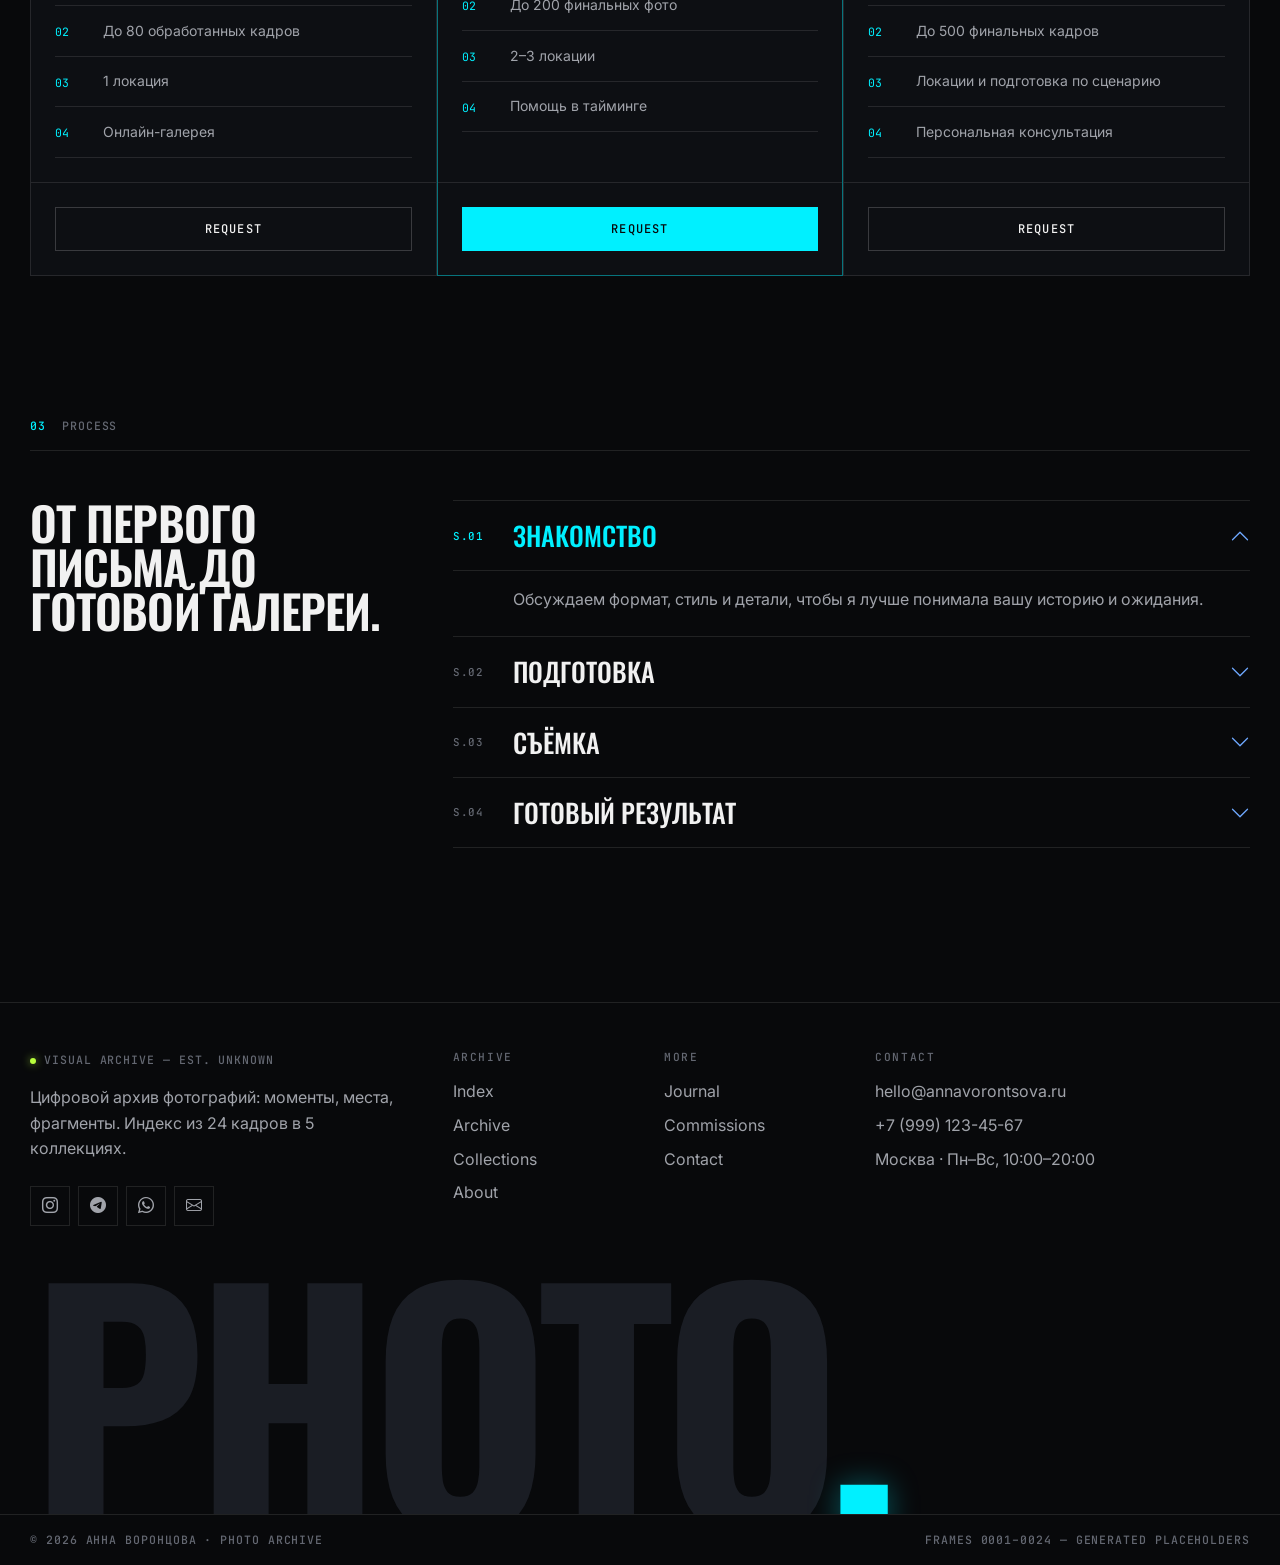
<file: site/services.html>
<!DOCTYPE html>
<html lang="ru" data-bs-theme="dark">
<head>
  <meta charset="UTF-8">
  <meta name="viewport" content="width=device-width, initial-scale=1">
  <meta name="description" content="Съёмки на заказ: свадьбы, портреты, love story, коммерция и репортаж. Пакеты и сроки.">
  <meta name="theme-color" content="#08090b">
  <meta property="og:title" content="Commissions — PHOTO. Visual Archive">
  <meta property="og:description" content="Съёмки на заказ: свадьбы, портреты, love story, коммерция и репортаж. Пакеты и сроки.">
  <meta property="og:type" content="website">
  <meta property="og:image" content="images/archive/0004-1280.jpg">
  <title>Commissions — PHOTO. Visual Archive</title>
  <link rel="icon" href="images/favicon.svg" type="image/svg+xml">
  <link rel="preconnect" href="https://fonts.googleapis.com">
  <link rel="preconnect" href="https://fonts.gstatic.com" crossorigin>
  <link rel="stylesheet" href="https://fonts.googleapis.com/css2?family=Cormorant+Garamond:ital,wght@1,500&family=Inter:wght@400;500;600&family=JetBrains+Mono:wght@400;500&family=Oswald:wght@500;600;700&display=swap">
  <link rel="stylesheet" href="https://cdn.jsdelivr.net/npm/bootstrap@5.3.3/dist/css/bootstrap.min.css" integrity="sha384-QWTKZyjpPEjISv5WaRU9OFeRpok6YctnYmDr5pNlyT2bRjXh0JMhjY6hW+ALEwIH" crossorigin="anonymous">
  <link rel="stylesheet" href="https://cdn.jsdelivr.net/npm/bootstrap-icons@1.11.3/font/bootstrap-icons.min.css">
  <link rel="stylesheet" href="css/styles.css">
  <link rel="stylesheet" href="css/layout.css">
  <link rel="stylesheet" href="css/gallery.css">
  <link rel="stylesheet" href="css/components.css">
  <link rel="stylesheet" href="css/responsive.css">
  <script>document.documentElement.classList.add('js');</script>
</head>
<body data-page="services">
  <a class="visually-hidden-focusable" href="#main">К содержанию</a>
  <div class="grid-lines" aria-hidden="true"></div>

  <header class="px-header">
    <nav class="navbar navbar-expand-lg h-100" aria-label="Основная навигация">
      <div class="container-px">
        <div class="zone zone-brand">
          <a class="px-logo" href="index.html" aria-label="PHOTO. — на главную">PHOTO<span class="dot">.</span></a>
          <span class="meta">§05 — Commissions</span>
        </div>
        <button class="btn btn-ghost menu-toggle d-lg-none ms-auto" type="button" data-bs-toggle="offcanvas" data-bs-target="#siteMenu" aria-controls="siteMenu">Menu <span class="text-cyan">+</span></button>
        <div class="offcanvas offcanvas-end px-offcanvas" tabindex="-1" id="siteMenu" aria-labelledby="siteMenuLabel">
          <div class="offcanvas-header">
            <a class="px-logo" href="index.html" id="siteMenuLabel">PHOTO<span class="dot">.</span></a>
            <button type="button" class="btn btn-ghost menu-toggle" data-bs-dismiss="offcanvas" aria-label="Закрыть меню">Close <span class="text-cyan">×</span></button>
          </div>
          <div class="offcanvas-body p-lg-0 d-lg-flex flex-lg-row align-items-lg-stretch flex-grow-1">
            <ul class="navbar-nav px-nav ps-lg-3 me-lg-auto">
              <li class="nav-item"><a class="nav-link" href="index.html"><span class="n">01</span>Index</a></li>
              <li class="nav-item"><a class="nav-link" href="portfolio.html"><span class="n">02</span>Archive</a></li>
              <li class="nav-item"><a class="nav-link" href="collections.html"><span class="n">03</span>Collections</a></li>
              <li class="nav-item"><a class="nav-link" href="about.html"><span class="n">04</span>About</a></li>
              <li class="nav-item dropdown"><a class="nav-link dropdown-toggle active" href="#" role="button" data-bs-toggle="dropdown" aria-expanded="false"><span class="n">05</span>More <i class="bi bi-chevron-down" aria-hidden="true"></i></a><ul class="dropdown-menu"><li><h2 class="dropdown-header">Также в архиве</h2></li><li><a class="dropdown-item" href="blog.html">Journal <span class="meta">Записи</span></a></li><li><a class="dropdown-item active" href="services.html">Commissions <span class="meta">Съёмки на заказ</span></a></li></ul></li>
            </ul>
            <div class="zone zone-status">
              <span class="meta d-flex align-items-center gap-2" tabindex="0" data-bs-toggle="tooltip" data-bs-placement="bottom" data-bs-title="24 кадров · 5 коллекций · индекс обновлён при сборке"><span class="status-dot"></span>Archive online</span>
              <a class="btn btn-px" href="contact.html">Contact <i class="bi bi-arrow-up-right ms-1" aria-hidden="true"></i></a>
            </div>
          </div>
        </div>
      </div>
    </nav>
  </header>

  <main id="main">
<header class="page-head container-px">
      <p class="meta mb-3"><span class="text-cyan">§05</span> / Commissions / съёмки на заказ</p>
      <h1 class="display-word" data-fit>Commis&shy;sions</h1>
    </header>

    <section class="px-section container-px" aria-labelledby="formatsTitle">
      <div class="section-index">
        <span class="meta num">01</span>
        <h2 class="meta mb-0 text-uppercase" id="formatsTitle">Formats</h2>
        <span class="line"></span>
      </div>
      <p class="lead mb-5">В каждом формате — атмосфера, внимание к деталям и спокойный профессиональный процесс.</p>
      <div class="table-responsive">
        <table class="table table-px table-hover align-middle">
          <caption class="meta">Форматы съёмки, состав и сроки</caption>
          <thead>
            <tr><th scope="col">#</th><th scope="col">Format</th><th scope="col" class="d-none d-md-table-cell">Что входит</th><th scope="col" class="text-nowrap">Срок</th><th scope="col"><span class="visually-hidden">Заявка</span></th></tr>
          </thead>
          <tbody>
            <tr>
              <td class="meta text-cyan">F.01</td>
              <td><strong class="d-block text-body fs-5">Свадебная съёмка</strong><span class="small">Полный день вашей истории: от подготовки до первых минут вечера.</span></td>
              <td class="d-none d-md-table-cell small">Подготовка, церемония, семейные кадры · 8–10 часов · до 500 обработанных кадров</td>
              <td class="font-monospace small text-nowrap">2–3 нед.</td>
              <td class="text-end"><a class="btn btn-px btn-square" href="contact.html?type=wedding" aria-label="Заявка: свадебная съёмка" data-bs-toggle="tooltip" data-bs-title="Заявка"><i class="bi bi-arrow-up-right" aria-hidden="true"></i></a></td>
            </tr>
            <tr>
              <td class="meta text-cyan">F.02</td>
              <td><strong class="d-block text-body fs-5">Портреты</strong><span class="small">Характер, свет и индивидуальность.</span></td>
              <td class="d-none d-md-table-cell small">2–3 локации · 1–2 часа съёмки · до 200 финальных фото</td>
              <td class="font-monospace small text-nowrap">10–14 дн.</td>
              <td class="text-end"><a class="btn btn-px btn-square" href="contact.html?type=portrait" aria-label="Заявка: портреты" data-bs-toggle="tooltip" data-bs-title="Заявка"><i class="bi bi-arrow-up-right" aria-hidden="true"></i></a></td>
            </tr>
            <tr>
              <td class="meta text-cyan">F.03</td>
              <td><strong class="d-block text-body fs-5">Love Story</strong><span class="small">Романтическая прогулка, которая рассказывает о вас без лишних слов.</span></td>
              <td class="d-none d-md-table-cell small">2–3 часа работы · локации по вашему желанию · до 150 обработанных кадров</td>
              <td class="font-monospace small text-nowrap">10–14 дн.</td>
              <td class="text-end"><a class="btn btn-px btn-square" href="contact.html?type=love" aria-label="Заявка: love story" data-bs-toggle="tooltip" data-bs-title="Заявка"><i class="bi bi-arrow-up-right" aria-hidden="true"></i></a></td>
            </tr>
            <tr>
              <td class="meta text-cyan">F.04</td>
              <td><strong class="d-block text-body fs-5">Коммерция / Репортаж</strong><span class="small">Кадры для бренда, бизнеса или событий, где важен контекст.</span></td>
              <td class="d-none d-md-table-cell small">Индивидуальная концепция · от 3 часов съёмки · подход под медиа-потребности</td>
              <td class="font-monospace small text-nowrap">2–3 нед.</td>
              <td class="text-end"><a class="btn btn-px btn-square" href="contact.html?type=commercial" aria-label="Заявка: коммерция" data-bs-toggle="tooltip" data-bs-title="Заявка"><i class="bi bi-arrow-up-right" aria-hidden="true"></i></a></td>
            </tr>
          </tbody>
        </table>
      </div>
    </section>

    <section class="px-section-sm container-px" aria-labelledby="pkgTitle">
      <div class="section-index">
        <span class="meta num">02</span>
        <h2 class="meta mb-0 text-uppercase" id="pkgTitle">Packages</h2>
        <span class="line"></span>
      </div>
      <div class="row g-3 g-lg-0">
        <div class="col-lg-4">
          <article class="card h-100">
            <div class="card-header"><span>Базовый</span><span class="num">P.01</span></div>
            <div class="card-body p-4">
              <p class="display-6 text-body mb-2">от 25 000 ₽</p>
              <p>Для камерной съёмки и небольших важных событий.</p>
              <ul class="list-index small">
                <li><span>1–2 часа съёмки</span></li><li><span>До 80 обработанных кадров</span></li><li><span>1 локация</span></li><li><span>Онлайн-галерея</span></li>
              </ul>
            </div>
            <div class="card-footer p-4"><a class="btn btn-px w-100" href="contact.html?type=portrait">Request</a></div>
          </article>
        </div>
        <div class="col-lg-4">
          <article class="card h-100 card-featured">
            <div class="card-header"><span>Стандарт <span class="badge-px is-cyan ms-2">Чаще выбирают</span></span><span class="num">P.02</span></div>
            <div class="card-body p-4">
              <p class="display-6 text-body mb-2">от 45 000 ₽</p>
              <p>Полноценная съёмка и удобная логистика.</p>
              <ul class="list-index small">
                <li><span>3–5 часов съёмки</span></li><li><span>До 200 финальных фото</span></li><li><span>2–3 локации</span></li><li><span>Помощь в тайминге</span></li>
              </ul>
            </div>
            <div class="card-footer p-4"><a class="btn btn-cyan w-100" href="contact.html?type=love">Request</a></div>
          </article>
        </div>
        <div class="col-lg-4">
          <article class="card h-100">
            <div class="card-header"><span>Премиум</span><span class="num">P.03</span></div>
            <div class="card-body p-4">
              <p class="display-6 text-body mb-2">от 80 000 ₽</p>
              <p>Для свадеб, крупных событий и клиентов, которым важна глубина.</p>
              <ul class="list-index small">
                <li><span>Полный день съёмки</span></li><li><span>До 500 финальных кадров</span></li><li><span>Локации и подготовка по сценарию</span></li><li><span>Персональная консультация</span></li>
              </ul>
            </div>
            <div class="card-footer p-4"><a class="btn btn-px w-100" href="contact.html?type=wedding">Request</a></div>
          </article>
        </div>
      </div>
    </section>

    <section class="px-section-sm container-px" aria-labelledby="processTitle">
      <div class="section-index">
        <span class="meta num">03</span>
        <h2 class="meta mb-0 text-uppercase" id="processTitle">Process</h2>
        <span class="line"></span>
      </div>
      <div class="row g-4 g-lg-5">
        <div class="col-lg-4"><p class="display-6">От первого письма до готовой галереи.</p></div>
        <div class="col-lg-8">
          <div class="accordion" id="process">
            <div class="accordion-item">
              <h3 class="accordion-header"><button class="accordion-button" type="button" data-bs-toggle="collapse" data-bs-target="#pr1" aria-expanded="true" aria-controls="pr1"><span class="meta">S.01</span>Знакомство</button></h3>
              <div id="pr1" class="accordion-collapse collapse show" data-bs-parent="#process"><div class="accordion-body">Обсуждаем формат, стиль и детали, чтобы я лучше понимала вашу историю и ожидания.</div></div>
            </div>
            <div class="accordion-item">
              <h3 class="accordion-header"><button class="accordion-button collapsed" type="button" data-bs-toggle="collapse" data-bs-target="#pr2" aria-expanded="false" aria-controls="pr2"><span class="meta">S.02</span>Подготовка</button></h3>
              <div id="pr2" class="accordion-collapse collapse" data-bs-parent="#process"><div class="accordion-body">Готовлю план локаций, тайминг, рекомендации и визуальный стиль съёмки.</div></div>
            </div>
            <div class="accordion-item">
              <h3 class="accordion-header"><button class="accordion-button collapsed" type="button" data-bs-toggle="collapse" data-bs-target="#pr3" aria-expanded="false" aria-controls="pr3"><span class="meta">S.03</span>Съёмка</button></h3>
              <div id="pr3" class="accordion-collapse collapse" data-bs-parent="#process"><div class="accordion-body">Делаю процесс естественным и комфортным — без спешки, но с живым ритмом и вниманием к деталям.</div></div>
            </div>
            <div class="accordion-item">
              <h3 class="accordion-header"><button class="accordion-button collapsed" type="button" data-bs-toggle="collapse" data-bs-target="#pr4" aria-expanded="false" aria-controls="pr4"><span class="meta">S.04</span>Готовый результат</button></h3>
              <div id="pr4" class="accordion-collapse collapse" data-bs-parent="#process"><div class="accordion-body">После обработки вы получаете цельную галерею, в которой есть душа дня.</div></div>
            </div>
          </div>
        </div>
      </div>
    </section>
  </main>

  <footer class="px-footer">
    <div class="container-px pt-5">
      <div class="row g-4 g-lg-5">
        <div class="col-12 col-lg-4">
          <p class="meta mb-3"><span class="status-dot me-2"></span>Visual archive — est. unknown</p>
          <p class="text-2 mb-4">Цифровой архив фотографий: моменты, места, фрагменты. Индекс из 24 кадров в 5 коллекциях.</p>
          <div class="social d-flex gap-2">
            <a href="https://instagram.com/anna.vorontsova.photo" target="_blank" rel="noopener" aria-label="Instagram" data-bs-toggle="tooltip" data-bs-title="Instagram"><i class="bi bi-instagram" aria-hidden="true"></i></a>
            <a href="https://t.me/anna_vorontsova_photo" target="_blank" rel="noopener" aria-label="Telegram" data-bs-toggle="tooltip" data-bs-title="Telegram"><i class="bi bi-telegram" aria-hidden="true"></i></a>
            <a href="https://wa.me/79991234567" target="_blank" rel="noopener" aria-label="WhatsApp" data-bs-toggle="tooltip" data-bs-title="WhatsApp"><i class="bi bi-whatsapp" aria-hidden="true"></i></a>
            <a href="mailto:hello@annavorontsova.ru" aria-label="Email" data-bs-toggle="tooltip" data-bs-title="Email"><i class="bi bi-envelope" aria-hidden="true"></i></a>
          </div>
        </div>
        <div class="col-6 col-md-4 col-lg-2">
          <h2>Archive</h2>
          <ul>
            <li><a href="index.html">Index</a></li>
            <li><a href="portfolio.html">Archive</a></li>
            <li><a href="collections.html">Collections</a></li>
            <li><a href="about.html">About</a></li>
          </ul>
        </div>
        <div class="col-6 col-md-4 col-lg-2">
          <h2>More</h2>
          <ul>
            <li><a href="blog.html">Journal</a></li>
            <li><a href="services.html">Commissions</a></li>
            <li><a href="contact.html">Contact</a></li>
          </ul>
        </div>
        <div class="col-12 col-md-4 col-lg-4">
          <h2>Contact</h2>
          <ul>
            <li><a href="mailto:hello@annavorontsova.ru">hello@annavorontsova.ru</a></li>
            <li><a href="tel:+79991234567">+7 (999) 123-45-67</a></li>
            <li><span class="text-2">Москва · Пн–Вс, 10:00–20:00</span></li>
          </ul>
        </div>
      </div>
    </div>
    <div class="container-px overflow-hidden" aria-hidden="true">
      <p class="display-word footer-word mt-5 mb-0" data-fit>PHOTO<span class="dot">.</span></p>
    </div>
    <div class="footer-bottom">
      <div class="container-px py-3 d-flex flex-column flex-md-row justify-content-between gap-2">
        <span class="meta">© <span data-year>2026</span> Анна Воронцова · Photo archive</span>
        <span class="meta">Frames 0001–0024 — generated placeholders</span>
      </div>
    </div>
  </footer>

  <!-- Fullscreen photo viewer (Bootstrap modal) -->
  <div class="modal fade viewer" id="viewer" tabindex="-1" aria-labelledby="viewerTitle" aria-hidden="true">
    <div class="modal-dialog modal-fullscreen">
      <div class="modal-content">
        <div class="viewer-bar">
          <div class="d-flex align-items-center gap-3 gap-md-4 min-w-0">
            <span class="viewer-counter" aria-live="polite"><span class="cur" data-v="pos">01</span> / <span data-v="total">24</span></span>
            <span class="meta d-none d-sm-inline">Archive / <b data-v="id">0001</b></span>
            <span class="badge-px is-cyan" data-v="category">NIGHT</span>
          </div>
          <div class="d-flex align-items-center gap-2">
            <span class="meta kbd-hint d-none d-lg-inline me-2"><kbd>←</kbd> <kbd>→</kbd> navigate · <kbd>Esc</kbd> close</span>
            <button type="button" class="btn btn-px btn-square" data-v-info data-bs-toggle="popover" data-bs-placement="bottom" data-bs-title="Frame record" data-bs-content="—" aria-label="Технические данные кадра"><i class="bi bi-info-lg" aria-hidden="true"></i></button>
            <button type="button" class="btn btn-px btn-square" data-bs-dismiss="modal" aria-label="Закрыть просмотр"><i class="bi bi-x-lg" aria-hidden="true"></i></button>
          </div>
        </div>
        <div class="viewer-stage">
          <button type="button" class="btn btn-px btn-square viewer-nav prev" data-v-prev aria-label="Предыдущий кадр"><i class="bi bi-arrow-left" aria-hidden="true"></i></button>
          <img class="viewer-img" data-v="img" alt="" draggable="false">
          <button type="button" class="btn btn-px btn-square viewer-nav next" data-v-next aria-label="Следующий кадр"><i class="bi bi-arrow-right" aria-hidden="true"></i></button>
          <span class="viewer-loading meta">Scanning frame…</span>
        </div>
        <div class="viewer-bar bottom">
          <div>
            <span class="meta" data-v="collection">Collection</span>
            <h2 class="viewer-title" id="viewerTitle" data-v="title">Title</h2>
            <p class="viewer-text" data-v="text"></p>
          </div>
          <dl class="viewer-specs meta mb-0">
            <dt>Format</dt><dd data-v="format">—</dd>
            <dt>Tone</dt><dd data-v="tone">—</dd>
            <dt>Source</dt><dd>Generated</dd>
          </dl>
        </div>
      </div>
    </div>
  </div>

  <div class="toast-container position-fixed bottom-0 start-0 p-3" id="toasts" aria-live="polite"></div>
  <button type="button" class="btn btn-px btn-square to-top" data-to-top aria-label="Наверх"><i class="bi bi-arrow-up" aria-hidden="true"></i></button>

  <script src="https://cdn.jsdelivr.net/npm/bootstrap@5.3.3/dist/js/bootstrap.bundle.min.js" integrity="sha384-YvpcrYf0tY3lHB60NNkmXc5s9fDVZLESaAA55NDzOxhy9GkcIdslK1eN7N6jIeHz" crossorigin="anonymous"></script>
  <script src="js/data.js"></script>
  <script src="js/main.js"></script>
  <script src="js/viewer.js"></script>
</body>
</html>
</file>
<file: site/css/gallery.css>
/* ==========================================================================
   gallery.css: frames, brutalist grid, archive toolbar, list view,
   fullscreen viewer, panorama carousel, collections
   ========================================================================== */

/* ---------- Frame: aspect-ratio box with a colour placeholder while loading ---------- */
.frame {
  position: relative;
  overflow: hidden;
  background: var(--ph, var(--px-surface));
  aspect-ratio: var(--ar, 3 / 2);
  isolation: isolate;
}
.frame img {
  position: absolute;
  inset: 0;
  width: 100%;
  height: 100%;
  object-fit: cover;
  opacity: 0;
  transition: opacity 0.7s ease, transform 0.9s var(--px-ease), filter 0.6s ease;
}
.frame img.is-loaded { opacity: 1; }
.frame-fill { aspect-ratio: auto; height: 100%; }

/* ---------- Tile ---------- */
.tile {
  position: relative;
  display: block;
  width: 100%;
  padding: 0;
  border: 0;
  background: none;
  color: inherit;
  text-align: left;
  cursor: zoom-in;
}
.tile .frame::after {
  content: "";
  position: absolute;
  inset: 0;
  background: linear-gradient(180deg, rgba(8, 9, 11, 0) 40%, rgba(8, 9, 11, 0.85) 100%);
  opacity: 0;
  transition: opacity 0.5s ease;
  z-index: 1;
}
.tile:hover .frame img, .tile:focus-visible .frame img { transform: scale(1.035); filter: contrast(1.08) brightness(0.8); }
.tile:hover .frame::after, .tile:focus-visible .frame::after { opacity: 1; }
.tile-id, .tile-cap { position: absolute; z-index: 2; pointer-events: none; }
.tile-id {
  top: 0.75rem;
  left: 0.75rem;
  color: var(--px-text);
  background: rgba(8, 9, 11, 0.55);
  padding: 0.25rem 0.45rem;
  opacity: 0;
  transform: translateY(-4px);
  transition: opacity 0.35s ease, transform 0.35s var(--px-ease);
}
.tile-cap { left: 0.9rem; right: 0.9rem; bottom: 0.9rem; }
.tile-cap .t {
  display: block;
  font-family: var(--px-display);
  font-weight: 500;
  font-size: clamp(1.1rem, 0.9rem + 0.6vw, 1.6rem);
  text-transform: uppercase;
  line-height: 1;
  color: #fff;
  opacity: 0;
  transform: translateY(10px);
  transition: opacity 0.45s ease 0.05s, transform 0.45s var(--px-ease) 0.05s;
}
.tile-cap .meta { display: block; margin-top: 0.45rem; opacity: 0; transition: opacity 0.45s ease 0.15s; color: var(--px-text-2); }
.tile-cap::before {
  content: "";
  display: block;
  width: 100%;
  height: 1px;
  margin-bottom: 0.7rem;
  background: var(--px-cyan);
  transform: scaleX(0);
  transform-origin: left;
  transition: transform 0.6s var(--px-ease);
}
.tile:hover .tile-id, .tile:focus-visible .tile-id,
.tile:hover .tile-cap .t, .tile:focus-visible .tile-cap .t,
.tile:hover .tile-cap .meta, .tile:focus-visible .tile-cap .meta { opacity: 1; transform: none; }
.tile:hover .tile-cap::before, .tile:focus-visible .tile-cap::before { transform: scaleX(0.35); }
.tile:focus-visible { outline: 1px solid var(--px-cyan); outline-offset: 4px; }

/* Variant: label sits outside the frame (verticals) — always readable, no overlay */
.tile--side .tile-under { display: flex; justify-content: space-between; gap: 1rem; padding-top: 0.6rem; }
.tile--side .tile-cap { display: none; }
.tile--side:hover .tile-under .meta:first-child { color: var(--px-cyan); }
/* Variant: index only (small frames) */
.tile--quiet .tile-cap .t { display: none; }

/* ---------- Brutalist grid ---------- */
.bgrid {
  display: grid;
  grid-template-columns: repeat(12, minmax(0, 1fr));
  column-gap: var(--px-gutter);
  row-gap: clamp(2rem, 1.5rem + 3vw, 5rem);
  align-items: start;
  grid-auto-flow: row dense;
}
.bgrid > * { grid-column: span var(--span, 4); }
.bgrid > [data-start] { grid-column: var(--start) / span var(--span, 4); }
.bgrid > .push-1 { margin-top: clamp(2rem, 4vw, 5rem); }
.bgrid > .push-2 { margin-top: clamp(4rem, 9vw, 10rem); }
.bgrid > .pull-1 { margin-top: clamp(-3rem, -3vw, -1rem); }
.bgrid .grid-note { align-self: center; padding: 1.5rem 0; border-top: 1px solid var(--px-line); }

@media (max-width: 991.98px) {
  .bgrid { grid-template-columns: repeat(6, minmax(0, 1fr)); }
  .bgrid > *, .bgrid > [data-start] { grid-column: span var(--span-md, 3); }
  .bgrid > .push-2 { margin-top: clamp(2rem, 6vw, 4rem); }
  .bgrid > .pull-1 { margin-top: 0; }
}
@media (max-width: 575.98px) {
  .bgrid { grid-template-columns: repeat(2, minmax(0, 1fr)); column-gap: 0.75rem; row-gap: 1.75rem; }
  .bgrid > *, .bgrid > [data-start] { grid-column: span var(--span-sm, 1); }
  .bgrid > .push-1, .bgrid > .push-2 { margin-top: 0; }
  .bgrid > .push-sm { margin-top: 2.5rem; }
  .tile-id { opacity: 1; transform: none; font-size: 0.6rem; }
}

/* Grid update animation */
.bgrid.is-updating > .tile-wrap { opacity: 0; transform: translateY(12px); }
.bgrid > .tile-wrap { transition: opacity 0.45s ease, transform 0.5s var(--px-ease); }

/* ---------- Archive toolbar ---------- */
.toolbar {
  position: sticky;
  top: var(--px-header-h);
  z-index: 1010;
  background: rgba(8, 9, 11, 0.9);
  backdrop-filter: blur(12px);
  border-bottom: 1px solid var(--px-line);
}
.filter-chips { display: flex; flex-wrap: wrap; gap: 0; }
.filter-chips .btn {
  --bs-btn-padding-x: 0.9rem;
  --bs-btn-padding-y: 0.55rem;
  --bs-btn-color: var(--px-text-2);
  --bs-btn-border-color: var(--px-line);
  --bs-btn-hover-color: var(--px-text);
  --bs-btn-hover-bg: var(--px-surface);
  --bs-btn-hover-border-color: var(--px-line-strong);
  margin: 0 -1px -1px 0;
  display: inline-flex;
  gap: 0.5rem;
  align-items: center;
}
.filter-chips .btn .count { color: var(--px-muted); font-size: 0.65rem; }
.filter-chips .btn-check:checked + .btn {
  color: var(--px-cyan);
  border-color: rgba(var(--px-cyan-rgb), 0.6);
  background: rgba(var(--px-cyan-rgb), 0.06);
  box-shadow: inset 0 -1px 0 var(--px-cyan), 0 0 14px -6px rgba(var(--px-cyan-rgb), 0.8);
  position: relative;
  z-index: 1;
}
.filter-chips .btn-check:checked + .btn .count { color: var(--px-cyan); }
.toolbar .form-control, .toolbar .input-group-text { height: 40px; }
.view-toggle .btn { --bs-btn-padding-x: 0.75rem; --bs-btn-padding-y: 0; height: 40px; }
.view-toggle .btn-check:checked + .btn { color: var(--px-bg); background: var(--px-text); border-color: var(--px-text); }

/* ---------- List view (Bootstrap table) ---------- */
.archive-table {
  --bs-table-bg: transparent;
  --bs-table-color: var(--px-text-2);
  --bs-table-border-color: var(--px-line);
  --bs-table-hover-bg: rgba(var(--px-cyan-rgb), 0.04);
  --bs-table-hover-color: var(--px-text);
  --bs-table-striped-bg: rgba(255, 255, 255, 0.015);
  --bs-table-striped-color: var(--px-text-2);
  vertical-align: middle;
}
.archive-table thead th { font-family: var(--px-mono); font-size: 0.65rem; font-weight: 500; letter-spacing: 0.14em; text-transform: uppercase; color: var(--px-muted); white-space: nowrap; border-bottom-color: var(--px-line-strong); }
.archive-table td { padding-block: 0.6rem; }
.archive-table .thumb { width: 72px; }
.archive-table .thumb .frame { width: 72px; aspect-ratio: 1; }
.archive-table .ttl { font-family: var(--px-display); font-size: 1.15rem; text-transform: uppercase; color: var(--px-text); font-weight: 500; }
.archive-table tbody tr { cursor: zoom-in; }

.empty-state { border: 1px dashed var(--px-line-strong); padding: 4rem 1.5rem; text-align: center; }

/* ---------- Fullscreen viewer (Bootstrap modal) ---------- */
.viewer {
  --bs-modal-bg: #050607;
  --bs-modal-border-width: 0;
  --bs-modal-border-radius: 0;
  --bs-backdrop-bg: #000;
  --bs-backdrop-opacity: 0.96;
}
.viewer .modal-content { display: grid; grid-template-rows: auto minmax(0, 1fr) auto; height: 100%; }
.viewer-bar { display: flex; align-items: center; justify-content: space-between; gap: 1rem; padding: 0.75rem var(--px-gutter); border-bottom: 1px solid var(--px-line); min-height: 60px; }
.viewer-bar.bottom { border-bottom: 0; border-top: 1px solid var(--px-line); align-items: flex-end; padding-block: 1rem; }
.viewer-counter { font-family: var(--px-mono); font-size: 0.8rem; letter-spacing: 0.1em; }
.viewer-counter .cur { color: var(--px-cyan); }
.viewer-stage {
  --vt: clamp(0.75rem, 2vw, 2rem);
  --vb: clamp(0.75rem, 2vw, 2rem);
  --vx: clamp(0.5rem, 5vw, 5.5rem);
  position: relative;
  overflow: hidden;
  touch-action: pan-y;
}
/* The image box always equals the stage area; object-fit keeps any ratio intact */
.viewer-img {
  position: absolute;
  top: var(--vt);
  left: var(--vx);
  width: calc(100% - 2 * var(--vx));
  height: calc(100% - var(--vt) - var(--vb));
  object-fit: contain;
  transition: opacity 0.35s ease, transform 0.45s var(--px-ease);
  user-select: none;
  -webkit-user-drag: none;
}
.viewer-img.is-out { opacity: 0; transform: scale(0.985); }
.viewer-img.is-out.from-left { transform: translateX(-24px); }
.viewer-img.is-out.from-right { transform: translateX(24px); }
.viewer-nav {
  position: absolute;
  top: 50%;
  transform: translateY(-50%);
  z-index: 2;
  background: rgba(8, 9, 11, 0.5);
}
.viewer-nav.prev { left: var(--px-gutter); }
.viewer-nav.next { right: var(--px-gutter); }
.viewer-title { font-family: var(--px-display); font-weight: 600; text-transform: uppercase; font-size: clamp(1.4rem, 1rem + 1.5vw, 2.4rem); line-height: 1; margin: 0.35rem 0 0.4rem; }
.viewer-text { color: var(--px-text-2); max-width: 56ch; margin: 0; font-size: 0.95rem; }
.viewer-specs { display: grid; grid-template-columns: repeat(2, auto); gap: 0.25rem 1.5rem; text-align: right; }
.viewer-specs dt { font-weight: 500; }
.viewer-specs dd { margin: 0; color: var(--px-text); }
.viewer-loading { position: absolute; inset: auto 0 1rem; text-align: center; opacity: 0; transition: opacity 0.2s ease; }
.viewer.is-loading .viewer-loading { opacity: 1; }
.viewer .kbd-hint kbd { background: transparent; border: 1px solid var(--px-line-strong); border-radius: 0; color: var(--px-text-2); font-size: 0.65rem; padding: 0.1rem 0.35rem; }
@media (max-width: 767.98px) {
  .viewer-nav { top: auto; bottom: 0.75rem; transform: none; }
  .viewer-stage { --vt: 0.5rem; --vb: 4rem; --vx: 0px; }
  .viewer-bar.bottom { flex-direction: column; align-items: stretch; }
  .viewer-specs { text-align: left; grid-template-columns: auto 1fr; }
}

/* ---------- Panorama carousel ---------- */
.pano { border-block: 1px solid var(--px-line); }
.pano .carousel-item .frame { aspect-ratio: 21 / 9; }
.pano .carousel-caption {
  position: static;
  padding: 1rem 0 0;
  text-align: left;
  color: var(--px-text);
  display: flex;
  justify-content: space-between;
  gap: 1rem;
  flex-wrap: wrap;
}
.pano-indicators { position: static; margin: 0; justify-content: flex-start; gap: 0.25rem; }
.pano-indicators [data-bs-target] {
  width: auto;
  height: auto;
  text-indent: 0;
  background: none;
  border: 0;
  opacity: 1;
  font-family: var(--px-mono);
  font-size: 0.72rem;
  letter-spacing: 0.1em;
  color: var(--px-muted);
  padding: 0.4rem 0.6rem;
  margin: 0;
  border-top: 1px solid var(--px-line);
}
.pano-indicators .active { color: var(--px-cyan); border-top-color: var(--px-cyan); }
.pano .carousel-control-prev, .pano .carousel-control-next { position: static; width: 44px; opacity: 1; }
@media (max-width: 767.98px) { .pano .carousel-item .frame { aspect-ratio: 4 / 3; } }

/* ---------- Collections ---------- */
.coll-row { display: grid; grid-template-columns: repeat(12, minmax(0, 1fr)); column-gap: var(--px-gutter); row-gap: 1.5rem; padding-block: clamp(3rem, 2rem + 4vw, 7rem); border-top: 1px solid var(--px-line); position: relative; }
.coll-num { font-family: var(--px-display); font-weight: 700; font-size: clamp(7rem, 4rem + 14vw, 20rem); line-height: 0.75; color: transparent; -webkit-text-stroke: 1px var(--px-line-strong); letter-spacing: -0.04em; }
.coll-row:hover .coll-num { -webkit-text-stroke-color: rgba(var(--px-cyan-rgb), 0.55); }
.coll-row .coll-num { transition: -webkit-text-stroke-color 0.5s ease; }
.coll-title { font-family: var(--px-display); font-weight: 600; font-size: clamp(2rem, 1.4rem + 2.6vw, 4rem); line-height: 0.95; text-transform: uppercase; }
.coll-thumbs { display: grid; grid-template-columns: repeat(4, 1fr); gap: 0.5rem; }
.coll-thumbs .tile { cursor: zoom-in; }

/* Collection index (home) */
.coll-index { list-style: none; padding: 0; margin: 0; border-top: 1px solid var(--px-line); }
.coll-index li { border-bottom: 1px solid var(--px-line); }
.coll-index a { display: grid; grid-template-columns: 4rem 1fr auto auto; gap: 1.5rem; align-items: center; padding: 1.25rem 0; color: var(--px-text); position: relative; }
.coll-index .name { font-family: var(--px-display); font-size: clamp(1.6rem, 1rem + 2.4vw, 3.4rem); font-weight: 500; text-transform: uppercase; line-height: 1; transition: transform 0.45s var(--px-ease), color 0.25s ease; }
.coll-index a:hover .name { transform: translateX(0.6rem); color: var(--px-cyan); }
.coll-index .peek { width: 120px; opacity: 0.5; filter: grayscale(1); transition: opacity 0.4s ease, filter 0.4s ease; }
.coll-index a:hover .peek { opacity: 1; filter: none; }
@media (max-width: 767.98px) {
  .coll-index a { grid-template-columns: 2.5rem 1fr auto; gap: 0.75rem; }
  .coll-index .peek { display: none; }
}

/* Span utilities for the brutalist grid (lg / md / sm) */
.sp-1 { --span: 1; } .sp-2 { --span: 2; } .sp-3 { --span: 3; } .sp-4 { --span: 4; } .sp-5 { --span: 5; } .sp-6 { --span: 6; }
.sp-7 { --span: 7; } .sp-8 { --span: 8; } .sp-9 { --span: 9; } .sp-10 { --span: 10; } .sp-11 { --span: 11; } .sp-12 { --span: 12; }
.sp-md-1 { --span-md: 1; } .sp-md-2 { --span-md: 2; } .sp-md-3 { --span-md: 3; } .sp-md-4 { --span-md: 4; } .sp-md-5 { --span-md: 5; } .sp-md-6 { --span-md: 6; }
.sp-sm-1 { --span-sm: 1; } .sp-sm-2 { --span-sm: 2; }

/* Collections page rows: two mirrored layouts */
.coll-row > * { grid-column: 1 / -1; }
@media (min-width: 992px) {
  .coll-row[data-layout="a"] .coll-text { grid-column: 1 / 6; grid-row: 1; }
  .coll-row[data-layout="a"] .coll-cover { grid-column: 7 / 13; grid-row: 1 / 3; }
  .coll-row[data-layout="a"] .coll-thumbs { grid-column: 1 / 6; grid-row: 2; align-self: end; }
  .coll-row[data-layout="b"] .coll-cover { grid-column: 1 / 7; grid-row: 1 / 3; }
  .coll-row[data-layout="b"] .coll-text { grid-column: 8 / 13; grid-row: 1; }
  .coll-row[data-layout="b"] .coll-thumbs { grid-column: 8 / 13; grid-row: 2; align-self: end; }
  .coll-text--right .coll-num { text-align: right; }
}
.coll-thumbs .frame { aspect-ratio: 1 !important; }
</file>
<file: site/css/responsive.css>
/* ==========================================================================
   responsive.css — composition changes per breakpoint (not just scaling)
   xs <576 · sm ≥576 · md ≥768 · lg ≥992 · xl ≥1200 · xxl ≥1400
   ========================================================================== */

@media (min-width: 1920px) {
  :root { --px-header-h: 72px; }
  .hero-photo { grid-column: 7 / 11; }
}

@media (max-width: 1199.98px) {
  .zone-brand .meta { display: none; }
  .px-nav .nav-link { padding: 0 0.8rem !important; }
  .px-nav .nav-link::after { left: 0.8rem; right: 0.8rem; }
  .hero-photo { grid-column: 6 / 12; }
}

/* Tablet: photo becomes the backdrop column, word crosses it */
@media (max-width: 991.98px) {
  .hero { min-height: auto; }
  .hero-grid { grid-template-rows: auto auto auto auto; }
  .hero-photo { grid-column: 4 / 13; grid-row: 2 / 4; }
  .hero-photo .frame { min-height: 0; aspect-ratio: 4 / 5; height: auto; }
  .hero-photo figcaption { display: none; }
  .hero-word { grid-row: 2; align-self: start; margin-top: 2rem; font-size: clamp(5rem, 24vw, 12rem); }
  .hero-mini { display: none; }
  .hero-copy { grid-column: 1 / 9; grid-row: 4; margin-top: 1rem; }
  .hero-side { display: none; }
  .stats-strip .cell:nth-child(3) { border-right: 0; }
  .stats-strip .cell:nth-child(-n+3) { border-bottom: 1px solid var(--px-line); }
}

/* Phones: single column composition, word overlaps the top of the frame */
@media (max-width: 575.98px) {
  :root { --px-header-h: 56px; }
  .px-logo { font-size: 1.35rem; }
  .zone-brand { padding-right: 0; border-right: 0; }
  .hero-top .meta:last-child { display: none; }
  .hero-word { grid-column: 1 / -1; font-size: 24vw; margin-top: 0.5rem; }
  .hero-word .offset { padding-left: 0.18em; }
  .hero-photo { grid-column: 3 / 13; grid-row: 3; margin-top: -14vw; }
  .hero-copy { grid-column: 1 / -1; }
  .stats-strip .cell { border-right: 0 !important; border-bottom: 1px solid var(--px-line); }
  .stats-strip .cell:nth-child(odd) { border-right: 1px solid var(--px-line) !important; }
  .page-head .display-word { font-size: 18vw; }
  .coll-thumbs { grid-template-columns: repeat(2, 1fr); }
  .toolbar { position: static; }
  .btn { --bs-btn-padding-y: 0.85rem; }
  .filter-chips .btn { --bs-btn-padding-y: 0.65rem; flex: 1 1 auto; justify-content: center; }
}

@media (max-width: 379.98px) {
  .filter-chips .btn .count { display: none; }
}
</file>
<file: site/css/styles.css>
/* ==========================================================================
   PHOTO. — visual archive
   styles.css: design tokens, Bootstrap 5.3 variable overrides, typography, base
   Art direction: Dark Editorial × Brutalist Archive × Neon
   ========================================================================== */

:root,
[data-bs-theme="dark"] {
  /* Surfaces */
  --px-bg: #08090b;
  --px-bg-2: #0d0f13;
  --px-surface: #12151b;
  --px-surface-2: #1a1d24;
  /* Type */
  --px-text: #f1f1f1;
  --px-text-2: #a0a3aa;
  --px-muted: #646872;
  /* Accents — cyan leads, violet supports, lime is rare */
  --px-cyan: #00f0ff;
  --px-cyan-rgb: 0, 240, 255;
  --px-violet: #8b5cff;
  --px-violet-rgb: 139, 92, 255;
  --px-lime: #b8ff3c;
  /* Lines */
  --px-line: rgba(255, 255, 255, 0.10);
  --px-line-strong: rgba(255, 255, 255, 0.18);

  --px-display: "Oswald", "Arial Narrow", Impact, sans-serif;
  --px-sans: "Inter", system-ui, -apple-system, "Segoe UI", Roboto, sans-serif;
  --px-mono: "JetBrains Mono", ui-monospace, "SFMono-Regular", Menlo, monospace;
  --px-serif: "Cormorant Garamond", Georgia, serif;

  --px-gutter: clamp(1rem, 0.6rem + 1.6vw, 2.5rem);
  --px-ease: cubic-bezier(0.2, 0.7, 0.1, 1);
  --px-header-h: 64px;

  /* Bootstrap */
  --bs-body-bg: var(--px-bg);
  --bs-body-bg-rgb: 8, 9, 11;
  --bs-body-color: var(--px-text);
  --bs-body-color-rgb: 241, 241, 241;
  --bs-body-font-family: var(--px-sans);
  --bs-body-font-size: 1rem;
  --bs-body-line-height: 1.6;
  --bs-secondary-color: var(--px-text-2);
  --bs-tertiary-color: var(--px-muted);
  --bs-secondary-bg: var(--px-surface);
  --bs-tertiary-bg: var(--px-bg-2);
  --bs-emphasis-color: #fff;
  --bs-heading-color: var(--px-text);
  --bs-border-color: var(--px-line);
  --bs-border-color-translucent: var(--px-line);
  --bs-border-radius: 0;
  --bs-border-radius-sm: 0;
  --bs-border-radius-lg: 0;
  --bs-border-radius-xl: 0;
  --bs-border-radius-pill: 999px;
  --bs-link-color: var(--px-text);
  --bs-link-color-rgb: 241, 241, 241;
  --bs-link-hover-color: var(--px-cyan);
  --bs-link-hover-color-rgb: var(--px-cyan-rgb);
  --bs-primary: var(--px-cyan);
  --bs-primary-rgb: var(--px-cyan-rgb);
  --bs-info-rgb: var(--px-violet-rgb);
  --bs-focus-ring-color: rgba(var(--px-cyan-rgb), 0.35);
  --bs-form-valid-color: var(--px-lime);
  --bs-form-valid-border-color: rgba(184, 255, 60, 0.6);
  --bs-form-invalid-color: #ff6b7a;
  --bs-form-invalid-border-color: #ff6b7a;
}

html { scroll-behavior: smooth; scroll-padding-top: calc(var(--px-header-h) + 16px); }
body {
  background: var(--px-bg);
  color: var(--px-text);
  -webkit-font-smoothing: antialiased;
  text-rendering: optimizeLegibility;
  overflow-x: hidden;
}
::selection { background: var(--px-cyan); color: var(--px-bg); }
img { max-width: 100%; }
a { text-decoration: none; transition: color 0.2s ease; }
:focus-visible { outline: 1px solid var(--px-cyan); outline-offset: 3px; }

/* Faint brutalist column grid behind everything */
.grid-lines {
  position: fixed;
  inset: 0;
  z-index: -1;
  pointer-events: none;
  background-image: linear-gradient(to right, rgba(255, 255, 255, 0.028) 1px, transparent 1px);
  background-size: calc((100% - 2 * var(--px-gutter)) / 12) 100%;
  background-position: var(--px-gutter) 0;
}

/* ---------- Typography ---------- */
h1, h2, h3, h4, h5, h6, .h1, .h2, .h3, .h4, .h5, .h6 { font-family: var(--px-sans); font-weight: 600; letter-spacing: -0.02em; line-height: 1.12; }
.display-word {
  font-family: var(--px-display);
  font-weight: 700;
  text-transform: uppercase;
  line-height: 0.82;
  letter-spacing: -0.035em;
  margin: 0;
}
.display-1, .display-2, .display-3, .display-4, .display-5, .display-6 {
  font-family: var(--px-display);
  font-weight: 600;
  text-transform: uppercase;
  letter-spacing: -0.02em;
  line-height: 0.95;
}
.display-4 { font-size: clamp(2.6rem, 1.6rem + 4.4vw, 5.5rem); }
.display-5 { font-size: clamp(2.2rem, 1.5rem + 3vw, 4.2rem); }
.display-6 { font-size: clamp(1.8rem, 1.3rem + 2vw, 3rem); }
.lead { font-size: clamp(1.05rem, 1rem + 0.35vw, 1.3rem); font-weight: 400; color: var(--px-text-2); line-height: 1.55; }
.serif-accent { font-family: var(--px-serif); font-style: italic; font-weight: 500; letter-spacing: 0; text-transform: none; }

/* Mono — all technical metadata */
.mono, .meta {
  font-family: var(--px-mono);
  font-size: 0.72rem;
  font-weight: 500;
  letter-spacing: 0.08em;
  text-transform: uppercase;
  color: var(--px-muted);
  font-feature-settings: "zero";
}
.meta-lg { font-size: 0.8rem; }
.meta strong, .meta b { color: var(--px-text); font-weight: 500; }
.text-cyan { color: var(--px-cyan) !important; }
.text-violet { color: var(--px-violet) !important; }
.text-lime { color: var(--px-lime) !important; }
.text-2 { color: var(--px-text-2) !important; }
.text-muted-px { color: var(--px-muted) !important; }
.bg-surface { background: var(--px-surface) !important; }
.bg-2 { background: var(--px-bg-2) !important; }
.border-px { border: 1px solid var(--px-line) !important; }

/* Status dot — the only place lime appears regularly */
.status-dot {
  display: inline-block;
  width: 6px;
  height: 6px;
  border-radius: 50%;
  background: var(--px-lime);
  box-shadow: 0 0 8px rgba(184, 255, 60, 0.7);
  vertical-align: middle;
  animation: px-breathe 3.2s ease-in-out infinite;
}
.status-dot.is-cyan { background: var(--px-cyan); box-shadow: 0 0 8px rgba(var(--px-cyan-rgb), 0.7); }

/* Section scaffolding */
.px-section { padding-block: clamp(4rem, 2.5rem + 6vw, 9rem); position: relative; }
.px-section-sm { padding-block: clamp(2.5rem, 2rem + 3vw, 5rem); }
.container-px { width: 100%; padding-inline: var(--px-gutter); margin-inline: auto; max-width: 1760px; }
.section-index {
  display: flex;
  align-items: baseline;
  gap: 1rem;
  padding-bottom: 0.9rem;
  margin-bottom: clamp(2rem, 1.5rem + 2vw, 3.5rem);
  border-bottom: 1px solid var(--px-line);
}
.section-index .num { color: var(--px-cyan); }
.section-index .line { flex: 1; }
.rule { border: 0; border-top: 1px solid var(--px-line); opacity: 1; margin: 0; }

/* ---------- Buttons ---------- */
.btn {
  --bs-btn-font-family: var(--px-mono);
  --bs-btn-font-size: 0.75rem;
  --bs-btn-font-weight: 500;
  --bs-btn-padding-x: 1.1rem;
  --bs-btn-padding-y: 0.75rem;
  --bs-btn-border-radius: 0;
  letter-spacing: 0.1em;
  text-transform: uppercase;
  transition: color 0.2s ease, background-color 0.2s ease, border-color 0.2s ease, box-shadow 0.25s ease;
}
.btn-px {
  --bs-btn-color: var(--px-text);
  --bs-btn-bg: transparent;
  --bs-btn-border-color: var(--px-line-strong);
  --bs-btn-hover-color: var(--px-bg);
  --bs-btn-hover-bg: var(--px-text);
  --bs-btn-hover-border-color: var(--px-text);
  --bs-btn-active-color: var(--px-bg);
  --bs-btn-active-bg: var(--px-cyan);
  --bs-btn-active-border-color: var(--px-cyan);
  --bs-btn-focus-shadow-rgb: var(--px-cyan-rgb);
}
.btn-cyan {
  --bs-btn-color: var(--px-bg);
  --bs-btn-bg: var(--px-cyan);
  --bs-btn-border-color: var(--px-cyan);
  --bs-btn-hover-color: var(--px-bg);
  --bs-btn-hover-bg: #6ff6ff;
  --bs-btn-hover-border-color: #6ff6ff;
  --bs-btn-active-color: var(--px-bg);
  --bs-btn-active-bg: #00c8d6;
  --bs-btn-active-border-color: #00c8d6;
  --bs-btn-focus-shadow-rgb: var(--px-cyan-rgb);
}
.btn-cyan:hover { box-shadow: 0 0 24px rgba(var(--px-cyan-rgb), 0.35); }
.btn-ghost {
  --bs-btn-color: var(--px-text-2);
  --bs-btn-bg: transparent;
  --bs-btn-border-color: transparent;
  --bs-btn-hover-color: var(--px-cyan);
  --bs-btn-active-color: var(--px-cyan);
  --bs-btn-active-border-color: transparent;
  --bs-btn-padding-x: 0.25rem;
}
.btn-square { --bs-btn-padding-x: 0; --bs-btn-padding-y: 0; width: 44px; height: 44px; display: inline-grid; place-items: center; }
.btn .bi { font-size: 0.95em; }

/* Arrow link with cyan underline sweep */
.link-arrow {
  display: inline-flex;
  align-items: center;
  gap: 0.6rem;
  font-family: var(--px-mono);
  font-size: 0.75rem;
  letter-spacing: 0.12em;
  text-transform: uppercase;
  color: var(--px-text);
  padding-bottom: 0.35rem;
  background: linear-gradient(var(--px-cyan), var(--px-cyan)) left bottom / 0 1px no-repeat,
              linear-gradient(var(--px-line-strong), var(--px-line-strong)) left bottom / 100% 1px no-repeat;
  transition: background-size 0.45s var(--px-ease), color 0.2s ease;
}
.link-arrow:hover { color: var(--px-cyan); background-size: 100% 1px, 100% 1px; }
.link-arrow .bi { transition: transform 0.3s var(--px-ease); }
.link-arrow:hover .bi { transform: translateX(4px); }

/* Badges */
.badge-px {
  font-family: var(--px-mono);
  font-weight: 500;
  font-size: 0.65rem;
  letter-spacing: 0.1em;
  text-transform: uppercase;
  padding: 0.35em 0.6em;
  border: 1px solid var(--px-line-strong);
  color: var(--px-text-2);
  background: transparent;
  border-radius: 0;
}
.badge-px.is-cyan { color: var(--px-cyan); border-color: rgba(var(--px-cyan-rgb), 0.45); }
.badge-px.is-violet { color: #b9a0ff; border-color: rgba(var(--px-violet-rgb), 0.5); }
.badge-px.is-solid { background: var(--px-text); color: var(--px-bg); border-color: var(--px-text); }

/* Back to top */
.to-top {
  position: fixed;
  right: var(--px-gutter);
  bottom: 1.25rem;
  z-index: 1020;
  background: var(--px-bg);
  opacity: 0;
  visibility: hidden;
  transform: translateY(8px);
  transition: opacity 0.25s ease, transform 0.25s ease, visibility 0.25s;
}
.to-top.is-visible { opacity: 1; visibility: visible; transform: none; }

/* Toasts */
.toast {
  --bs-toast-bg: var(--px-surface);
  --bs-toast-border-color: var(--px-line-strong);
  --bs-toast-border-radius: 0;
  --bs-toast-color: var(--px-text);
  font-size: 0.9rem;
}
.toast .meta { color: var(--px-cyan); }

/* Tooltips & popovers */
.tooltip {
  --bs-tooltip-bg: var(--px-text);
  --bs-tooltip-color: var(--px-bg);
  --bs-tooltip-border-radius: 0;
  --bs-tooltip-font-size: 0.68rem;
  font-family: var(--px-mono);
  letter-spacing: 0.06em;
  text-transform: uppercase;
}
.popover {
  --bs-popover-bg: var(--px-surface);
  --bs-popover-border-color: var(--px-line-strong);
  --bs-popover-border-radius: 0;
  --bs-popover-inner-border-radius: 0;
  --bs-popover-header-bg: var(--px-surface-2);
  --bs-popover-header-color: var(--px-cyan);
  --bs-popover-body-color: var(--px-text-2);
  --bs-popover-font-size: 0.85rem;
  --bs-popover-max-width: 300px;
  box-shadow: 0 20px 40px -20px rgba(0, 0, 0, 0.8);
}
.popover-header { font-family: var(--px-mono); font-size: 0.7rem; letter-spacing: 0.1em; text-transform: uppercase; font-weight: 500; }

/* Utility */
.is-hidden { display: none !important; }
.visually-hidden-focusable:focus { position: fixed !important; top: 0.5rem; left: 0.5rem; z-index: 2000; background: var(--px-cyan); color: var(--px-bg); padding: 0.5rem 1rem; }
</file>
<file: site/css/layout.css>
/* ==========================================================================
   layout.css: header (Bootstrap navbar + offcanvas), hero, page heads, footer
   ========================================================================== */

/* ---------- Header: three zones divided by hairlines ---------- */
.px-header {
  position: fixed;
  top: 0;
  left: 0;
  right: 0;
  z-index: 1030;
  height: var(--px-header-h);
  background: rgba(8, 9, 11, 0.82);
  backdrop-filter: blur(14px) saturate(140%);
  border-bottom: 1px solid var(--px-line);
}
.px-header .navbar { --bs-navbar-padding-y: 0; height: 100%; }
.px-header .container-px { height: 100%; display: flex; align-items: stretch; }
body { padding-top: var(--px-header-h); }

.zone { display: flex; align-items: center; }
.zone-brand { gap: 1.25rem; padding-right: 1.5rem; border-right: 1px solid var(--px-line); }
.zone-status { gap: 1rem; padding-left: 1.5rem; border-left: 1px solid var(--px-line); }

.px-logo {
  font-family: var(--px-display);
  font-weight: 700;
  font-size: 1.6rem;
  letter-spacing: -0.02em;
  line-height: 1;
  color: var(--px-text);
}
.px-logo .dot { color: var(--px-cyan); }
.px-logo:hover { color: var(--px-text); }
.zone-brand .meta { white-space: nowrap; }

.px-nav { gap: 0; height: 100%; }
.px-nav .nav-item { height: 100%; display: flex; }
.px-nav .nav-link {
  --bs-nav-link-color: var(--px-text-2);
  --bs-nav-link-hover-color: var(--px-text);
  font-family: var(--px-mono);
  font-size: 0.75rem;
  letter-spacing: 0.12em;
  text-transform: uppercase;
  display: flex;
  align-items: center;
  gap: 0.45rem;
  padding: 0 1.1rem !important;
  position: relative;
}
.px-nav .nav-link .n { color: var(--px-muted); font-size: 0.65rem; transition: color 0.2s ease; }
.px-nav .nav-link::after {
  content: "";
  position: absolute;
  left: 1.1rem;
  right: 1.1rem;
  bottom: -1px;
  height: 1px;
  background: var(--px-cyan);
  transform: scaleX(0);
  transform-origin: left;
  transition: transform 0.35s var(--px-ease);
}
.px-nav .nav-link:hover::after { transform: scaleX(1); }
.px-nav .nav-link.active { color: var(--px-text); }
.px-nav .nav-link.active .n { color: var(--px-cyan); }
.px-nav .nav-link.active::after { transform: scaleX(1); box-shadow: 0 0 10px rgba(var(--px-cyan-rgb), 0.8); }
.px-nav .dropdown-toggle::after { display: none; }
.px-nav .dropdown-toggle .bi { font-size: 0.6rem; transition: transform 0.25s ease; }
.px-nav .dropdown-toggle.show .bi { transform: rotate(180deg); }

.dropdown-menu {
  --bs-dropdown-bg: var(--px-surface);
  --bs-dropdown-border-color: var(--px-line-strong);
  --bs-dropdown-border-radius: 0;
  --bs-dropdown-link-color: var(--px-text-2);
  --bs-dropdown-link-hover-color: var(--px-text);
  --bs-dropdown-link-hover-bg: var(--px-surface-2);
  --bs-dropdown-link-active-color: var(--px-cyan);
  --bs-dropdown-link-active-bg: var(--px-surface-2);
  --bs-dropdown-header-color: var(--px-muted);
  --bs-dropdown-divider-bg: var(--px-line);
  --bs-dropdown-font-size: 0.875rem;
  --bs-dropdown-padding-y: 0.35rem;
  box-shadow: 0 24px 48px -24px rgba(0, 0, 0, 0.9);
}
.dropdown-item { display: flex; align-items: center; justify-content: space-between; gap: 1.5rem; }
.dropdown-item .meta { color: inherit; opacity: 0.7; }
.dropdown-header { font-family: var(--px-mono); font-size: 0.65rem; letter-spacing: 0.12em; text-transform: uppercase; }
.dropdown-item.active { position: relative; }
.dropdown-item.active::before { content: ""; position: absolute; left: 0; top: 25%; bottom: 25%; width: 2px; background: var(--px-cyan); }

.menu-toggle { font-family: var(--px-mono); font-size: 0.72rem; letter-spacing: 0.14em; }

/* Mobile offcanvas menu */
@media (max-width: 991.98px) {
  .px-offcanvas {
    --bs-offcanvas-width: 100vw;
    --bs-offcanvas-bg: var(--px-bg);
    --bs-offcanvas-border-width: 0;
    --bs-offcanvas-transition: transform 0.45s var(--px-ease);
  }
  .px-offcanvas .offcanvas-header { height: var(--px-header-h); padding: 0 var(--px-gutter); border-bottom: 1px solid var(--px-line); }
  .px-offcanvas .offcanvas-body { display: flex; flex-direction: column; padding: 1.5rem var(--px-gutter) 2rem; }
  .px-nav { flex-direction: column; height: auto; border-top: 1px solid var(--px-line); }
  .px-nav .nav-item { height: auto; display: block; border-bottom: 1px solid var(--px-line); }
  .px-nav .nav-link {
    font-family: var(--px-display);
    font-size: clamp(2.2rem, 11vw, 3.4rem);
    font-weight: 600;
    letter-spacing: -0.01em;
    padding: 0.7rem 0 !important;
    line-height: 1;
    color: var(--px-text);
    justify-content: space-between;
  }
  .px-nav .nav-link .n { font-family: var(--px-mono); font-size: 0.72rem; order: 2; }
  .px-nav .nav-link::after { left: 0; right: 0; }
  .px-nav .dropdown-menu { position: static; border: 0; box-shadow: none; background: transparent; padding: 0 0 0.75rem; }
  .px-nav .dropdown-item { font-family: var(--px-mono); text-transform: uppercase; letter-spacing: 0.1em; font-size: 0.85rem; padding: 0.6rem 0; }
  .zone-status { border-left: 0; padding-left: 0; margin-top: auto; padding-top: 2rem; flex-direction: column; align-items: stretch; }
  .zone-status .btn { width: 100%; }
  /* staggered reveal of menu items */
  .px-offcanvas .px-nav .nav-item { opacity: 0; transform: translateY(14px); transition: opacity 0.45s var(--px-ease), transform 0.45s var(--px-ease); }
  .px-offcanvas.showing .px-nav .nav-item,
  .px-offcanvas.show .px-nav .nav-item { opacity: 1; transform: none; }
  .px-offcanvas .px-nav .nav-item:nth-child(2) { transition-delay: 0.05s; }
  .px-offcanvas .px-nav .nav-item:nth-child(3) { transition-delay: 0.1s; }
  .px-offcanvas .px-nav .nav-item:nth-child(4) { transition-delay: 0.15s; }
  .px-offcanvas .px-nav .nav-item:nth-child(5) { transition-delay: 0.2s; }
}

/* ---------- Hero (index) ---------- */
.hero {
  position: relative;
  min-height: calc(100svh - var(--px-header-h));
  padding-block: clamp(1.5rem, 1rem + 2vw, 3rem) clamp(2rem, 1.5rem + 2vw, 3rem);
  overflow: hidden;
  display: grid;
}
.hero-grid {
  display: grid;
  grid-template-columns: repeat(12, minmax(0, 1fr));
  grid-template-rows: auto 1fr auto;
  column-gap: var(--px-gutter);
  row-gap: 1.5rem;
  height: 100%;
}
.hero-top { grid-column: 1 / -1; grid-row: 1; display: flex; justify-content: space-between; align-items: flex-start; gap: 1rem; }
.hero-word {
  grid-column: 1 / -1;
  grid-row: 2;
  align-self: center;
  font-size: clamp(5.5rem, 21vw, 24rem);
  position: relative;
  z-index: 2;
  color: var(--px-text);
  text-shadow: 0 0 60px rgba(8, 9, 11, 0.35);
  pointer-events: none;
  white-space: nowrap;
}
.hero-word .offset { display: block; padding-left: 0.42em; }
.hero-photo {
  grid-column: 7 / 12;
  grid-row: 1 / 4;
  position: relative;
  z-index: 1;
  align-self: stretch;
  margin-block: clamp(-0.5rem, -1vw, 0rem);
}
.hero-photo figure { margin: 0; height: 100%; position: relative; }
.hero-photo .frame { height: 100%; min-height: 440px; }
.hero-photo .frame img { object-position: 50% 30%; }
.hero-photo figcaption { position: absolute; left: calc(100% + 0.75rem); top: 0; writing-mode: vertical-rl; white-space: nowrap; }
.hero-mini {
  grid-column: 2 / 5;
  grid-row: 3;
  position: relative;
  z-index: 3;
  align-self: end;
}
.hero-copy { grid-column: 1 / 6; grid-row: 3; align-self: end; position: relative; z-index: 3; }
.hero-copy .tagline { font-family: var(--px-display); font-weight: 500; font-size: clamp(1.4rem, 1rem + 1.4vw, 2.2rem); text-transform: uppercase; line-height: 1; letter-spacing: -0.01em; }
.hero-side { grid-column: 12 / 13; grid-row: 2 / 4; display: flex; flex-direction: column; justify-content: space-between; align-items: flex-end; text-align: right; }
.cyan-rule { display: block; width: 64px; height: 1px; background: var(--px-cyan); box-shadow: 0 0 12px rgba(var(--px-cyan-rgb), 0.8); }
.v-meta { writing-mode: vertical-rl; transform: rotate(180deg); white-space: nowrap; }

/* ---------- Stats strip ---------- */
.stats-strip { border-block: 1px solid var(--px-line); }
.stats-strip .cell { padding: 1.25rem var(--px-gutter); border-right: 1px solid var(--px-line); }
.stats-strip .cell:last-child { border-right: 0; }
.stats-strip .val { font-family: var(--px-display); font-weight: 600; font-size: clamp(2rem, 1.5rem + 2vw, 3.4rem); line-height: 1; }

/* ---------- Page heads ---------- */
.page-head { padding-block: clamp(2.5rem, 2rem + 4vw, 6rem) clamp(1.5rem, 1rem + 2vw, 3rem); border-bottom: 1px solid var(--px-line); position: relative; }
.page-head .display-word { font-size: clamp(4rem, 15vw, 15rem); }
.page-head .head-meta { display: grid; gap: 0.35rem; }

/* ---------- Footer ---------- */
.px-footer { border-top: 1px solid var(--px-line); margin-top: clamp(3rem, 2rem + 4vw, 6rem); }
.px-footer .footer-word { font-size: clamp(5rem, 24vw, 26rem); color: var(--px-surface-2); line-height: 0.78; user-select: none; }
.px-footer .footer-word .dot { color: var(--px-cyan); text-shadow: 0 0 30px rgba(var(--px-cyan-rgb), 0.35); }
.px-footer h2 { font-family: var(--px-mono); font-size: 0.7rem; font-weight: 500; letter-spacing: 0.14em; text-transform: uppercase; color: var(--px-muted); margin-bottom: 1rem; }
.px-footer ul { list-style: none; padding: 0; margin: 0; }
.px-footer li { margin-bottom: 0.5rem; }
.px-footer a { color: var(--px-text-2); }
.px-footer a:hover { color: var(--px-cyan); }
.footer-bottom { border-top: 1px solid var(--px-line); }
.social a {
  width: 40px; height: 40px; display: inline-grid; place-items: center;
  border: 1px solid var(--px-line); color: var(--px-text-2);
  transition: border-color 0.2s ease, color 0.2s ease;
}
.social a:hover { border-color: var(--px-cyan); color: var(--px-cyan); }
</file>
<file: site/css/components.css>
/* ==========================================================================
   components.css: panels (Bootstrap cards), forms, accordion, tables,
   journal, motion
   ========================================================================== */

/* ---------- Panels = Bootstrap cards ---------- */
.card {
  --bs-card-bg: var(--px-bg-2);
  --bs-card-border-color: var(--px-line);
  --bs-card-border-radius: 0;
  --bs-card-inner-border-radius: 0;
  --bs-card-cap-bg: transparent;
  --bs-card-cap-padding-y: 0.85rem;
  --bs-card-color: var(--px-text-2);
  --bs-card-title-color: var(--px-text);
}
.card-header, .card-footer { font-family: var(--px-mono); font-size: 0.68rem; letter-spacing: 0.12em; text-transform: uppercase; color: var(--px-muted); border-color: var(--px-line); display: flex; justify-content: space-between; gap: 1rem; }
.card-header .num { color: var(--px-cyan); }
.panel-cut { clip-path: polygon(0 0, calc(100% - 18px) 0, 100% 18px, 100% 100%, 0 100%); }
.panel-cut::before { content: ""; position: absolute; right: 0; top: 0; width: 26px; height: 1px; background: var(--px-line-strong); transform: rotate(45deg); transform-origin: right top; }
.card .card-title { font-family: var(--px-sans); font-weight: 600; letter-spacing: -0.01em; }

/* Journal cards */
.post-card { height: 100%; transition: border-color 0.3s ease; }
.post-card:hover { border-color: var(--px-line-strong); }
.post-card .frame { aspect-ratio: 16 / 10; }
.post-card .frame img { filter: grayscale(0.35); }
.post-card:hover .frame img { filter: none; transform: scale(1.03); }
.post-card .card-title { font-size: 1.15rem; line-height: 1.3; }
.post-card .stretched-link:focus-visible { outline: none; }
.post-card:has(.stretched-link:focus-visible) { outline: 1px solid var(--px-cyan); outline-offset: 3px; }
.post-feature .frame { aspect-ratio: 16 / 9; }

/* ---------- Forms ---------- */
.form-label { font-family: var(--px-mono); font-size: 0.68rem; letter-spacing: 0.14em; text-transform: uppercase; color: var(--px-muted); margin-bottom: 0.4rem; }
.form-control, .form-select {
  --bs-body-bg: transparent;
  background-color: transparent;
  border-color: var(--px-line-strong);
  color: var(--px-text);
  border-radius: 0;
  min-height: 48px;
  font-size: 0.95rem;
}
.form-select { --bs-form-select-bg-img: url("data:image/svg+xml,%3csvg xmlns='http://www.w3.org/2000/svg' viewBox='0 0 16 16'%3e%3cpath fill='none' stroke='%23a0a3aa' stroke-linecap='square' stroke-width='1.5' d='m2 5 6 6 6-6'/%3e%3c/svg%3e"); }
.form-select option { background: var(--px-surface); color: var(--px-text); }
.form-control::placeholder { color: var(--px-muted); }
.form-control:focus, .form-select:focus { background-color: rgba(var(--px-cyan-rgb), 0.03); border-color: var(--px-cyan); box-shadow: 0 0 0 1px var(--px-cyan), 0 0 18px -6px rgba(var(--px-cyan-rgb), 0.8); color: var(--px-text); }
.form-control-line { border-width: 0 0 1px; padding-inline: 0; }
.form-control-line:focus { box-shadow: 0 1px 0 var(--px-cyan); }
textarea.form-control { min-height: 160px; resize: vertical; }
.input-group-text { background: transparent; border-color: var(--px-line-strong); color: var(--px-muted); border-radius: 0; font-family: var(--px-mono); font-size: 0.75rem; }
.form-check-input { background-color: transparent; border-color: var(--px-line-strong); border-radius: 0 !important; }
.form-switch .form-check-input { border-radius: 2em !important; }
.form-check-input:checked { background-color: var(--px-cyan); border-color: var(--px-cyan); }
.form-check-input:focus { box-shadow: 0 0 0 1px var(--px-cyan); border-color: var(--px-cyan); }
.form-check-label { color: var(--px-text-2); font-size: 0.9rem; }
.invalid-feedback, .valid-feedback { font-family: var(--px-mono); font-size: 0.68rem; letter-spacing: 0.06em; text-transform: uppercase; }
.form-status { border: 1px solid var(--px-line-strong); padding: 1rem 1.1rem; display: flex; gap: 0.85rem; align-items: flex-start; }
.form-status.is-ok { border-color: rgba(184, 255, 60, 0.5); }
.form-status.is-ok .bi { color: var(--px-lime); }
.form-status.is-demo .bi { color: var(--px-cyan); }

/* ---------- Accordion ---------- */
.accordion {
  --bs-accordion-bg: transparent;
  --bs-accordion-color: var(--px-text-2);
  --bs-accordion-border-color: var(--px-line);
  --bs-accordion-border-radius: 0;
  --bs-accordion-inner-border-radius: 0;
  --bs-accordion-btn-color: var(--px-text);
  --bs-accordion-btn-bg: transparent;
  --bs-accordion-active-bg: transparent;
  --bs-accordion-active-color: var(--px-cyan);
  --bs-accordion-btn-focus-box-shadow: inset 0 0 0 1px var(--px-cyan);
  --bs-accordion-btn-padding-x: 0;
  --bs-accordion-body-padding-x: 0;
  --bs-accordion-btn-icon: url("data:image/svg+xml,%3csvg xmlns='http://www.w3.org/2000/svg' viewBox='0 0 16 16'%3e%3cpath stroke='%23a0a3aa' stroke-width='1.5' d='M8 2v12M2 8h12'/%3e%3c/svg%3e");
  --bs-accordion-btn-active-icon: url("data:image/svg+xml,%3csvg xmlns='http://www.w3.org/2000/svg' viewBox='0 0 16 16'%3e%3cpath stroke='%2300f0ff' stroke-width='1.5' d='M2 8h12'/%3e%3c/svg%3e");
}
.accordion-item { border-width: 0 0 1px; }
.accordion-item:first-of-type { border-top-width: 1px; }
.accordion-button { font-family: var(--px-display); font-weight: 500; font-size: clamp(1.2rem, 1rem + 0.8vw, 1.7rem); text-transform: uppercase; gap: 1.25rem; padding-block: 1.25rem; }
.accordion-button .meta { font-size: 0.68rem; min-width: 2.5rem; }
.accordion-button:not(.collapsed) .meta { color: var(--px-cyan); }
.accordion-body { padding-left: 3.75rem !important; padding-bottom: 1.5rem; }
@media (max-width: 575.98px) { .accordion-body { padding-left: 0 !important; } }

/* ---------- Generic tables ---------- */
.table-px {
  --bs-table-bg: transparent;
  --bs-table-color: var(--px-text-2);
  --bs-table-border-color: var(--px-line);
  --bs-table-hover-bg: rgba(255, 255, 255, 0.02);
  --bs-table-hover-color: var(--px-text);
  --bs-table-striped-bg: rgba(255, 255, 255, 0.015);
  --bs-table-striped-color: var(--px-text-2);
}
.table-px thead th { font-family: var(--px-mono); font-size: 0.65rem; font-weight: 500; letter-spacing: 0.14em; text-transform: uppercase; color: var(--px-muted); }
.table-px .price { font-family: var(--px-display); font-size: 1.6rem; color: var(--px-text); white-space: nowrap; }

/* Spec list (dl) */
.spec { display: grid; grid-template-columns: max-content 1fr; gap: 0.55rem 1.5rem; margin: 0; }
.spec dt { font-family: var(--px-mono); font-size: 0.68rem; font-weight: 500; letter-spacing: 0.12em; text-transform: uppercase; color: var(--px-muted); padding-top: 0.15rem; }
.spec dd { margin: 0; color: var(--px-text); }

/* Lists */
.list-index { list-style: none; padding: 0; margin: 0; counter-reset: li; }
.list-index li { counter-increment: li; display: grid; grid-template-columns: 3rem 1fr; padding: 0.85rem 0; border-bottom: 1px solid var(--px-line); color: var(--px-text-2); }
.list-index li::before { content: counter(li, decimal-leading-zero); font-family: var(--px-mono); font-size: 0.72rem; color: var(--px-cyan); padding-top: 0.2rem; }
.list-index li strong { color: var(--px-text); font-weight: 600; }

/* Article (journal post) */
.article-body { font-size: 1.08rem; line-height: 1.75; color: var(--px-text-2); max-width: 68ch; }
.article-body p:first-of-type::first-letter { font-family: var(--px-display); font-size: 4.2em; float: left; line-height: 0.8; padding: 0.06em 0.12em 0 0; color: var(--px-text); }
.pull-quote { font-family: var(--px-serif); font-style: italic; font-size: clamp(1.6rem, 1.2rem + 1.5vw, 2.5rem); line-height: 1.2; color: var(--px-text); border-left: 1px solid var(--px-cyan); padding-left: 1.5rem; margin: 2.5rem 0; }

/* ---------- Motion ---------- */
@keyframes px-breathe { 0%, 100% { opacity: 1; } 50% { opacity: 0.35; } }
@keyframes px-rise { from { opacity: 0; transform: translateY(24px); } to { opacity: 1; transform: none; } }
.js .reveal { opacity: 0; transform: translateY(24px); transition: opacity 0.8s ease, transform 0.9s var(--px-ease); }
.js .reveal.is-in { opacity: 1; transform: none; }
.js .reveal-clip { clip-path: inset(0 0 100% 0); transition: clip-path 1.1s var(--px-ease); }
.js .reveal-clip.is-in { clip-path: inset(0 0 0 0); }
.hero-word .line { display: block; animation: px-rise 1s var(--px-ease) both; }
.hero-word .line + .line { animation-delay: 0.12s; }

@media (prefers-reduced-motion: reduce) {
  *, *::before, *::after { animation-duration: 0.01ms !important; animation-iteration-count: 1 !important; transition-duration: 0.01ms !important; scroll-behavior: auto !important; }
  .js .reveal, .js .reveal-clip { opacity: 1; transform: none; clip-path: none; }
}
.card-featured { --bs-card-border-color: rgba(var(--px-cyan-rgb), 0.45); }
.sticky-aside { position: sticky; top: calc(var(--px-header-h) + 1.5rem); }
.breadcrumb { --bs-breadcrumb-divider-color: var(--px-muted); --bs-breadcrumb-item-active-color: var(--px-text-2); }
.breadcrumb a { color: var(--px-cyan); }
.post-card.flex-row .frame { height: 100%; aspect-ratio: auto; min-height: 150px; }
</file>
